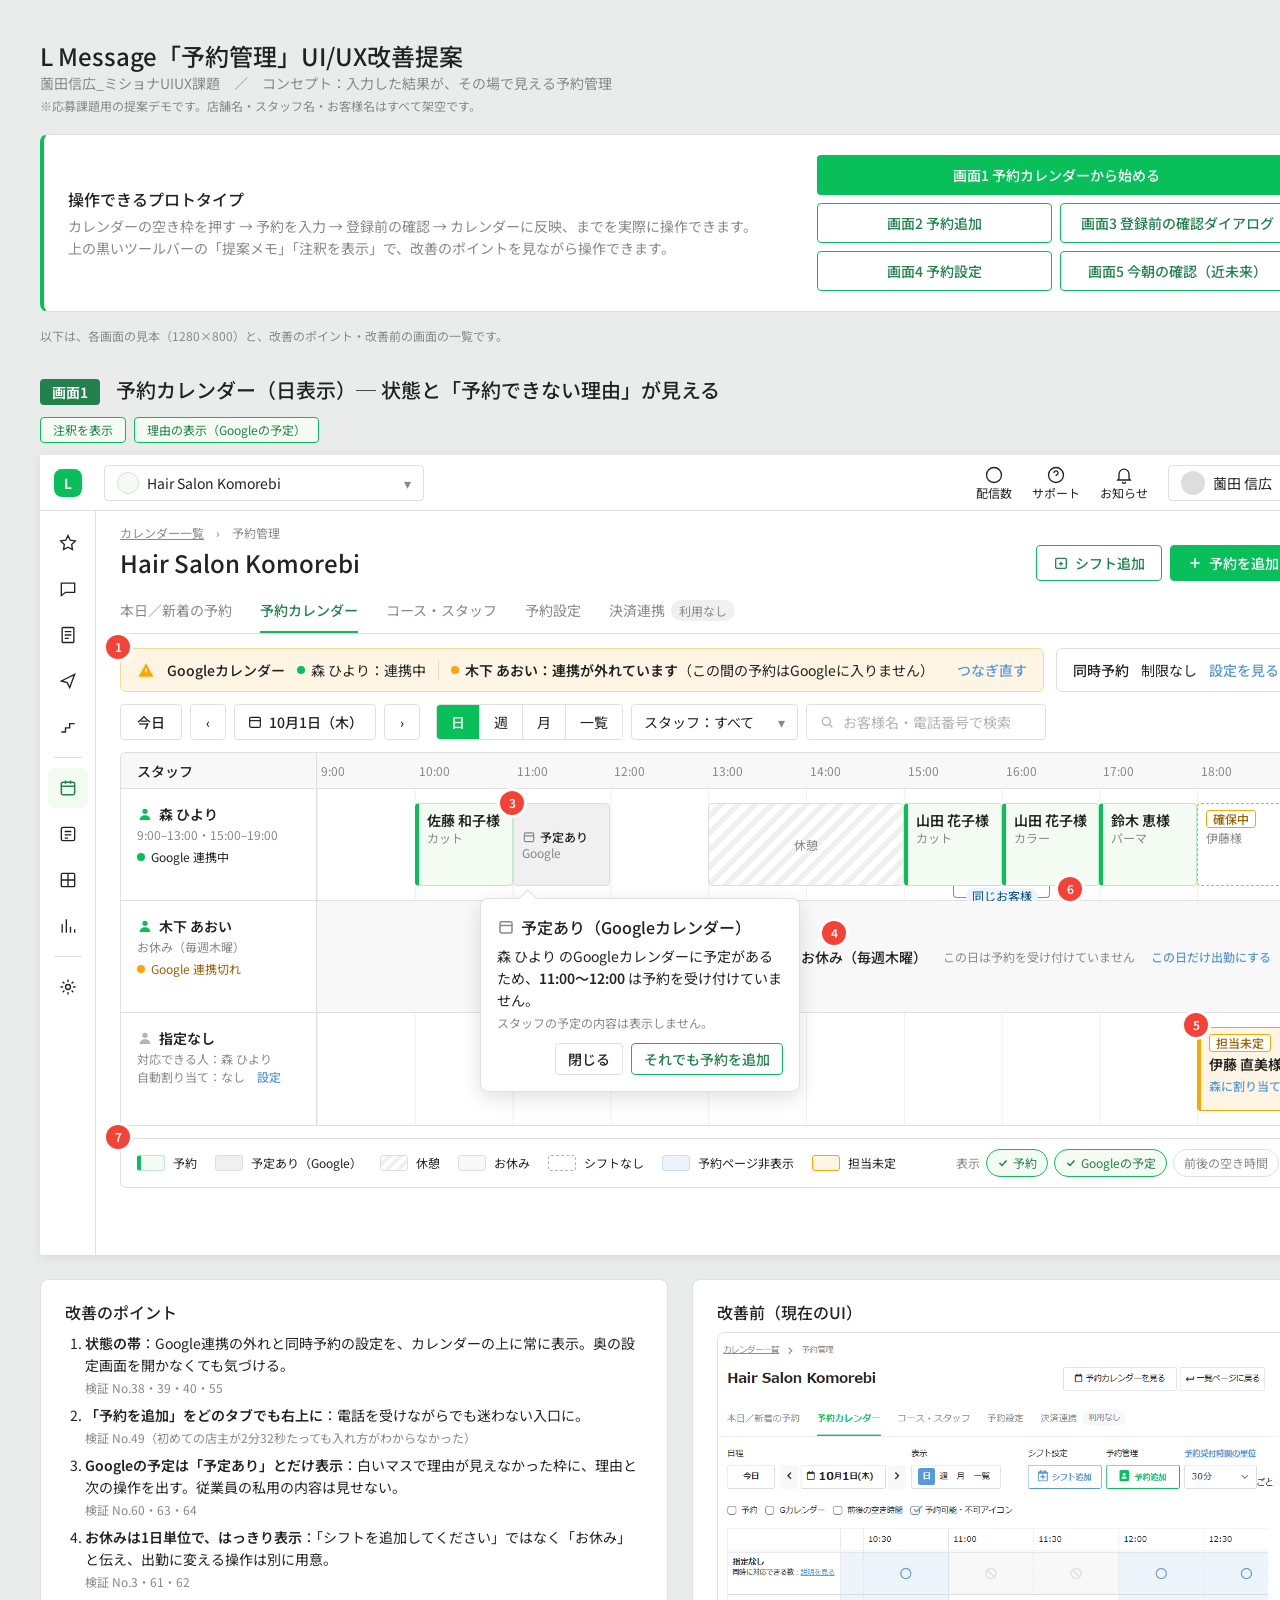
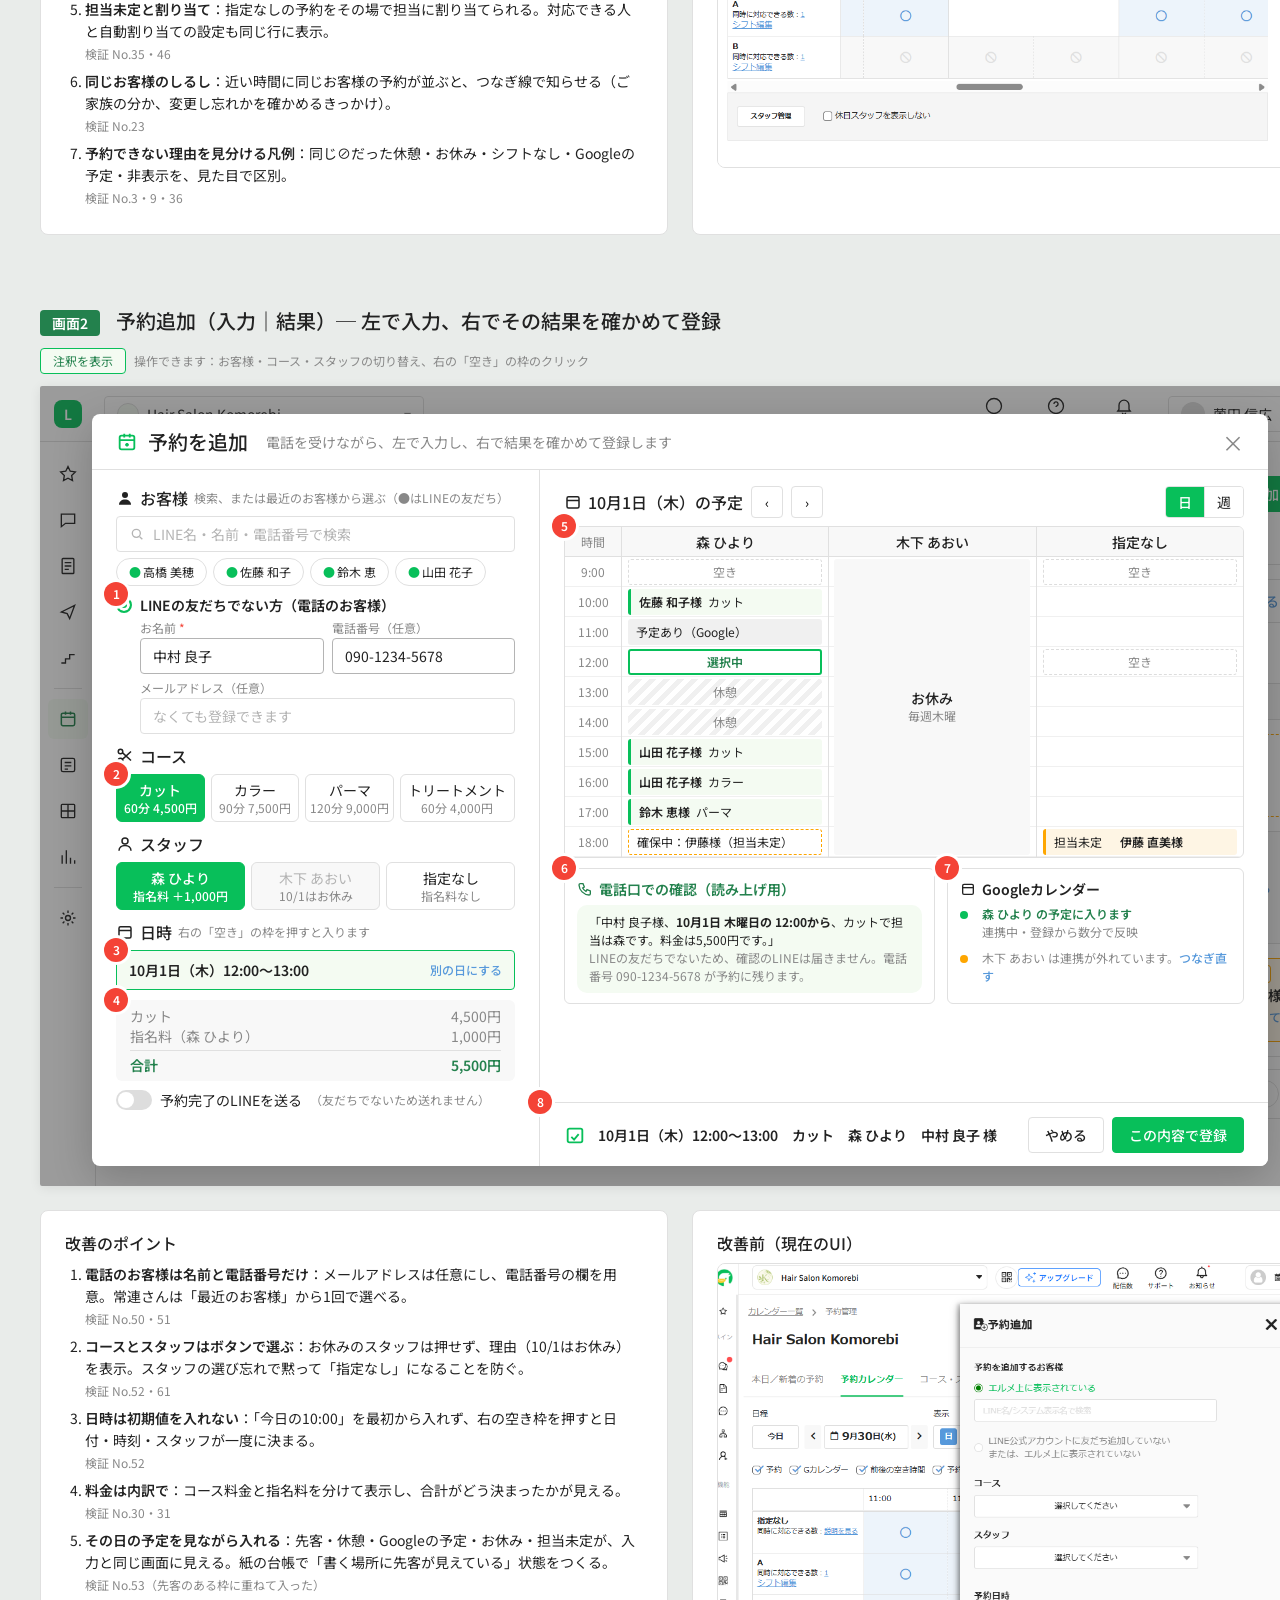
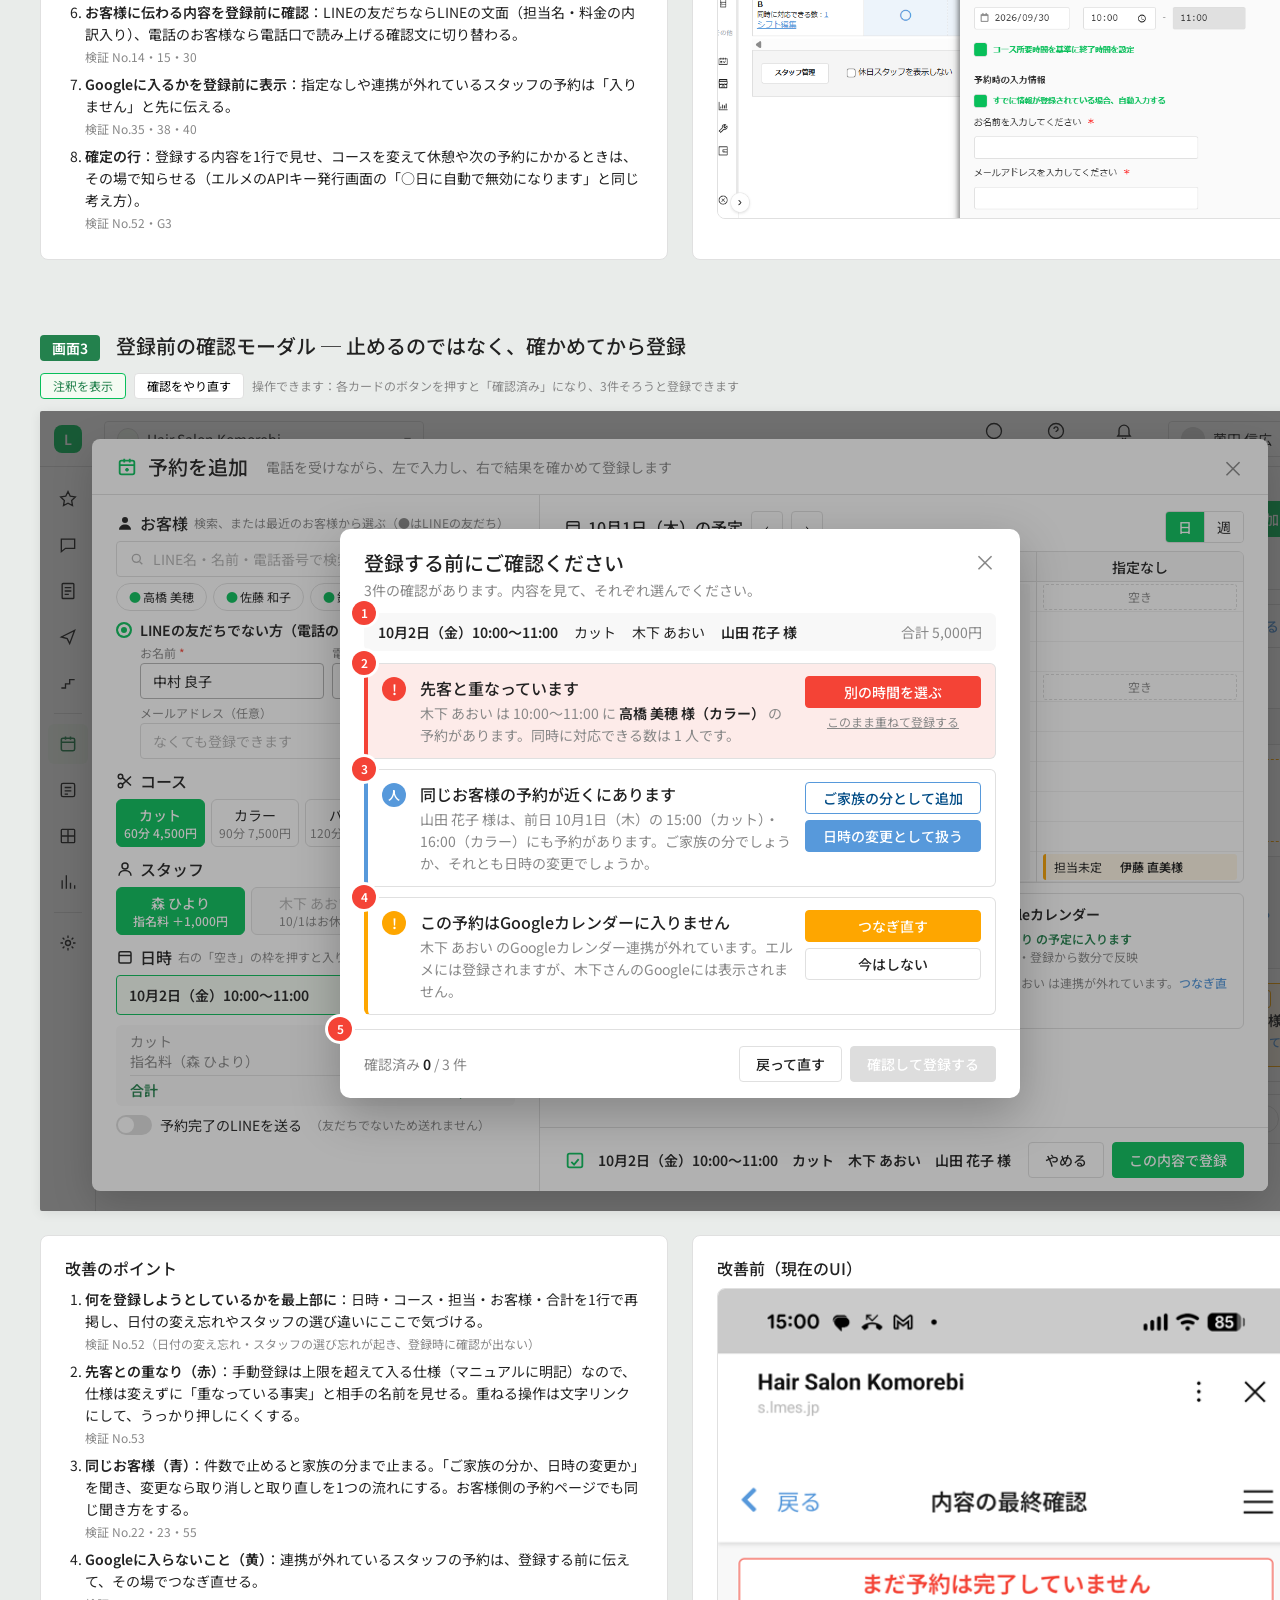
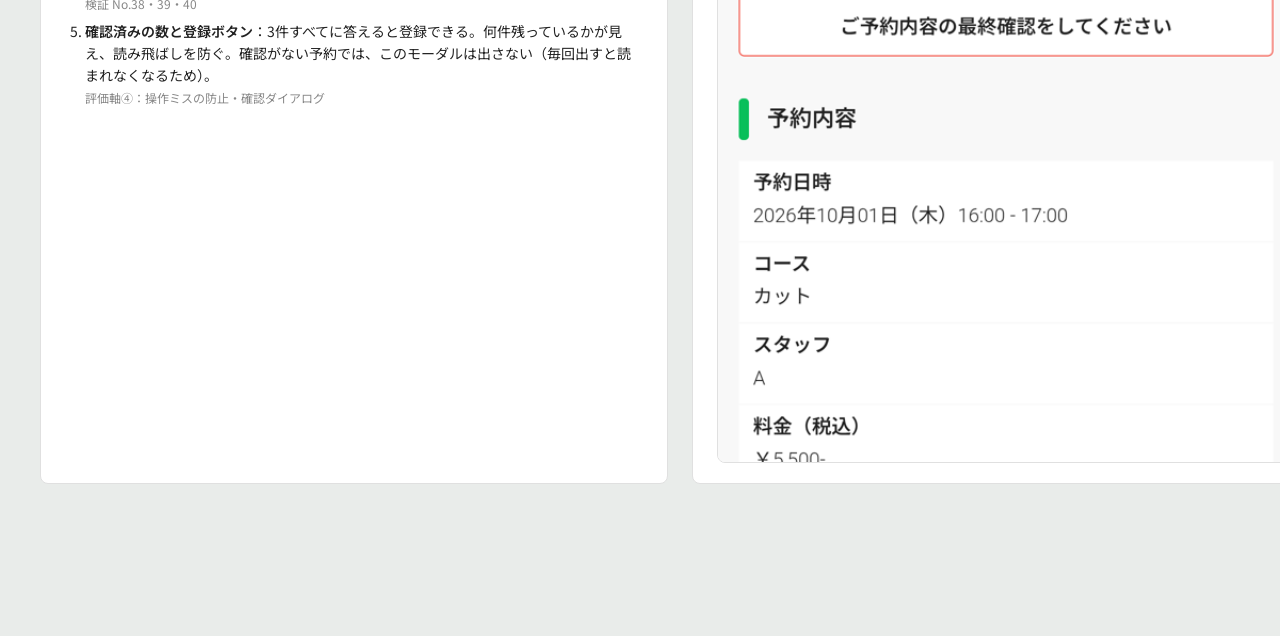
<file: index.html>
<!DOCTYPE html>
<html lang="ja">
<head>
<meta charset="UTF-8">
<meta name="viewport" content="width=1400">
<meta name="robots" content="noindex, nofollow">
<title>薗田信広_ミショナUIUX課題｜L Message 予約管理 改善提案</title>
<link rel="preconnect" href="https://fonts.googleapis.com">
<link rel="preconnect" href="https://fonts.gstatic.com" crossorigin>
<link href="https://fonts.googleapis.com/css2?family=Noto+Sans+JP:wght@400;500;600&display=swap" rel="stylesheet">
<style>
/* ===== L Message デザインガイドのトークン ===== */
:root{
  --main:#08bf5a; --main-weak:#f4fbf2; --main-strong:#23814d;
  --text:#222222; --white:#ffffff; --border:#e0e0e0;
  --gray:#888888; --gray-2:#dddddd; --gray-3:#f8f8f8; --gray-4:#b4b4b4; --gray-5:#f0f0f0;
  --link:#5799DB; --link-weak:#edf4fb; --link-strong:#004b85;
  --error:#f44336; --error-weak:#fdebe9; --error-strong:#a10000;
  --warn:#fea600; --warn-weak:#fef5e4;
}
*{box-sizing:border-box;margin:0;padding:0}
body{font-family:"Noto Sans JP",sans-serif;color:var(--text);background:#e9ecea;font-size:14px;line-height:22px}
button{font-family:inherit;cursor:pointer}

/* 文字の階層（ガイド準拠） */
.t-title{font-size:24px;font-weight:500;line-height:32px}
.t-screen{font-size:20px;font-weight:500;line-height:28px}
.t-head{font-size:16px;font-weight:500;line-height:24px}
.t-body{font-size:14px;font-weight:400;line-height:22px}
.t-strong{font-size:14px;font-weight:600;line-height:22px}
.t-sub{font-size:14px;font-weight:400;line-height:22px;color:var(--gray)}
.t-opt{font-size:12px;font-weight:400;line-height:16px}

/* ===== 提出ページの外側（アートボードの説明） ===== */
.doc{width:1360px;margin:0 auto;padding:40px 40px 80px}
.doc-head{margin-bottom:32px}
.doc-head p{color:var(--gray)}
.screen-block{margin-bottom:72px}
.screen-label{display:flex;align-items:baseline;gap:16px;margin-bottom:12px}
.screen-label .no{background:var(--main-strong);color:#fff;font-size:14px;font-weight:600;padding:2px 12px;border-radius:4px}
.screen-tools{display:flex;gap:8px;margin-bottom:12px}
.btn-tool{border:1px solid var(--border);background:#fff;border-radius:4px;padding:4px 12px;font-size:12px;line-height:16px}
.btn-tool[aria-pressed="true"]{border-color:var(--main);color:var(--main-strong);background:var(--main-weak)}

.notes{display:grid;grid-template-columns:1fr 1fr;gap:24px;margin-top:24px}
.card-doc{background:#fff;border:1px solid var(--border);border-radius:8px;padding:20px 24px}
.card-doc h3{margin-bottom:8px}
.card-doc ol{padding-left:20px}
.card-doc li{margin-bottom:6px}
.card-doc .ref{color:var(--gray);font-size:12px;line-height:16px}
.before-box{border:1px dashed var(--gray-4);border-radius:8px;min-height:220px;display:flex;align-items:center;justify-content:center;background:var(--gray-3);overflow:hidden}
.before-box:has(img){display:block;border-style:solid;border-color:var(--border);background:#fff;min-height:0}
.before-box:has(img) .ph{display:none}
.before-box img{width:100%;display:block}
.before-box .ph{color:var(--gray);font-size:12px;line-height:16px;text-align:center;padding:16px}

/* ===== アートボード 1280×800 ===== */
.artboard{width:1280px;height:800px;background:#fff;position:relative;overflow:hidden;box-shadow:0 2px 12px rgba(0,0,0,.08);border-radius:2px}

/* ヘッダー */
.app-header{height:56px;border-bottom:1px solid var(--border);display:flex;align-items:center;padding:0 20px 0 0}
.logo{width:56px;display:flex;justify-content:center}
.logo span{width:28px;height:28px;border-radius:8px;background:var(--main);color:#fff;font-weight:600;display:flex;align-items:center;justify-content:center;font-size:14px}
.store-select{display:flex;align-items:center;gap:8px;border:1px solid var(--border);border-radius:4px;height:36px;padding:0 12px;width:320px;margin-left:8px}
.store-select .ico{width:22px;height:22px;border-radius:50%;background:var(--main-weak);border:1px solid var(--gray-2)}
.store-select .caret{margin-left:auto;color:var(--gray)}
.header-right{margin-left:auto;display:flex;align-items:center;gap:20px}
.hicon{display:flex;flex-direction:column;align-items:center;color:var(--text)}
.hicon svg{width:20px;height:20px}
.user{display:flex;align-items:center;gap:8px;border:1px solid var(--border);border-radius:4px;height:36px;padding:0 12px}
.avatar{width:24px;height:24px;border-radius:50%;background:var(--gray-2)}

/* 左のメニュー（細いアイコン列） */
.rail{position:absolute;top:56px;left:0;bottom:0;width:56px;border-right:1px solid var(--border);display:flex;flex-direction:column;align-items:center;padding-top:12px;gap:6px}
.rail a{width:40px;height:40px;border-radius:6px;display:flex;align-items:center;justify-content:center;color:var(--text)}
.rail a.active{background:var(--main-weak);color:var(--main-strong)}
.rail svg{width:20px;height:20px}
.rail .sep{width:28px;height:1px;background:var(--border);margin:4px 0}

/* メイン */
.main{position:absolute;top:56px;left:56px;right:0;bottom:0;padding:14px 24px 0}
.crumb{color:var(--gray)}
.crumb a{color:var(--gray);text-decoration:underline}
.title-row{display:flex;align-items:center;margin-top:4px}
.title-row .actions{margin-left:auto;display:flex;gap:8px}
.btn{height:36px;border-radius:4px;padding:0 16px;font-size:14px;font-weight:500;display:inline-flex;align-items:center;gap:6px;border:1px solid var(--border);background:#fff;color:var(--text)}
.btn-primary{background:var(--main);border-color:var(--main);color:#fff}
.btn-primary:hover{background:var(--main-strong)}
.btn-outline{border-color:var(--main);color:var(--main-strong)}
.btn svg{width:16px;height:16px}

.tabs{display:flex;gap:28px;border-bottom:1px solid var(--border);margin-top:8px}
.tabs a{padding:10px 0;color:var(--gray);text-decoration:none}
.tabs a.active{color:var(--main-strong);font-weight:500;border-bottom:2px solid var(--main)}
.tabs .pill{font-size:12px;line-height:16px;background:var(--gray-5);color:var(--gray);padding:2px 8px;border-radius:10px;margin-left:6px}

/* 状態の帯 */
.status-row{display:flex;gap:12px;margin-top:14px}
.status{display:flex;align-items:center;gap:12px;border-radius:6px;padding:0 16px;height:44px;border:1px solid var(--border);background:#fff}
.status.warn{background:var(--warn-weak);border-color:#f6d9a0;flex:1}
.status .lbl{font-weight:500}
.dot{width:8px;height:8px;border-radius:50%;display:inline-block;margin-right:6px}
.dot.ok{background:var(--main)}
.dot.ng{background:var(--warn)}
.status .item{display:flex;align-items:center}
.status .div{width:1px;height:20px;background:var(--gray-2)}
.link{color:var(--link);text-decoration:none;font-weight:500}
.link:hover{color:var(--link-strong);text-decoration:underline}
.warn-ico{color:var(--warn);width:18px;height:18px}

/* 操作の行 */
.toolbar{display:flex;align-items:center;gap:8px;margin-top:12px;white-space:nowrap}
.toolbar>*{flex-shrink:0}
.seg{display:flex;border:1px solid var(--border);border-radius:4px;overflow:hidden;height:36px}
.seg button{border:0;background:#fff;padding:0 14px;font-size:14px;color:var(--text)}
.seg button+button{border-left:1px solid var(--border)}
.seg button.on{background:var(--main);color:#fff;font-weight:500}
.datebox{display:flex;align-items:center;gap:6px;height:36px;border:1px solid var(--border);border-radius:4px;padding:0 12px;font-weight:500}
.iconbtn{width:36px;height:36px;border:1px solid var(--border);border-radius:4px;background:#fff;display:flex;align-items:center;justify-content:center}
.select{height:36px;border:1px solid var(--border);border-radius:4px;padding:0 12px;display:flex;align-items:center;gap:24px;background:#fff}
.search{height:36px;border:1px solid var(--border);border-radius:4px;padding:0 12px;display:flex;align-items:center;gap:8px;width:240px;color:var(--gray-4)}
.toggles{margin-left:auto;display:flex;align-items:center;gap:6px}
.chip{white-space:nowrap;height:28px;border-radius:14px;padding:0 10px;display:flex;align-items:center;gap:4px;border:1px solid var(--border);font-size:12px;line-height:16px;background:#fff;color:var(--gray)}
.chip.on{border-color:var(--main);color:var(--main-strong);background:var(--main-weak)}
.chip svg{width:12px;height:12px}

/* タイムライン */
.tl{margin-top:12px;border:1px solid var(--border);border-radius:6px;overflow:hidden}
.tl-head,.tl-row{display:grid;grid-template-columns:196px 1fr}
.tl-head{height:36px;background:var(--gray-3);border-bottom:1px solid var(--border)}
.tl-head .staff-h{padding:7px 16px;font-weight:500;border-right:1px solid var(--border)}
.hours{position:relative}
.hours span{position:absolute;top:7px;font-size:12px;line-height:22px;color:var(--gray);transform:translateX(4px)}
.tl-row{height:112px;border-bottom:1px solid var(--border)}
.tl-row:last-child{border-bottom:0}
.staff{padding:14px 16px;border-right:1px solid var(--border);display:flex;flex-direction:column;gap:2px}
.staff .name{white-space:nowrap;display:flex;align-items:center;gap:6px;font-weight:600}
.staff .meta{font-size:12px;line-height:16px;color:var(--gray)}
.staff .g{font-size:12px;line-height:16px;display:flex;align-items:center;margin-top:4px}
.staff .g.ng{color:#9a6400}
.lane{position:relative;background-image:linear-gradient(to right,var(--gray-5) 1px,transparent 1px);background-size:10% 100%}
.lane .half{position:absolute;top:0;bottom:0;width:0;border-left:1px dashed var(--gray-5)}

.blk{position:absolute;top:14px;bottom:14px;border-radius:4px;padding:6px 8px;overflow:hidden;font-size:12px;line-height:16px;cursor:pointer}
.blk .nm{font-size:14px;font-weight:600;line-height:20px;white-space:nowrap}
.blk .cs{color:var(--gray);white-space:nowrap}
.blk.rsv{background:var(--main-weak);border:1px solid #bfe8cd;border-left:4px solid var(--main)}
.blk.rsv:hover{border-color:var(--main)}
.blk.gcal{background:var(--gray-5);border:1px solid var(--gray-2);display:flex;flex-direction:column;justify-content:center;align-items:flex-start;color:var(--text)}
.blk.gcal .gtag{display:inline-flex;align-items:center;gap:4px;font-weight:500}
.blk.break{background:repeating-linear-gradient(135deg,#fff 0 6px,var(--gray-5) 6px 12px);border:1px solid var(--gray-2);display:flex;align-items:center;justify-content:center;color:var(--gray)}
.blk.noshift{background:#fff;border:1px dashed var(--gray-4);display:flex;align-items:center;justify-content:center;color:var(--gray)}
.blk.off{left:0;right:0;top:0;bottom:0;border-radius:0;background:var(--gray-3);display:flex;align-items:center;justify-content:flex-end;padding-right:24px;gap:16px;color:var(--gray);cursor:default}
.blk.off .t{font-size:14px;font-weight:500;color:var(--text)}
.blk.pending{background:var(--warn-weak);border:1px solid var(--warn);border-left:4px solid var(--warn)}
.badge{display:inline-flex;align-items:center;gap:4px;font-size:12px;line-height:16px;font-weight:500;padding:0 6px;border-radius:3px}
.badge.warn{background:#fff;color:#9a6400;border:1px solid var(--warn)}
.blk.hold{background:#fff;border:1px dashed var(--warn)}
.blk.pending .assign{white-space:nowrap;display:block;margin-top:4px;color:var(--link);font-weight:500}
.free{position:absolute;top:14px;bottom:14px;border-radius:4px;display:flex;align-items:center;justify-content:center;color:var(--main-strong);font-size:12px;line-height:16px;opacity:0;border:1px dashed var(--main);background:var(--main-weak);cursor:pointer;transition:opacity .15s}
.free:hover{opacity:1}
.free.demo{opacity:1}
.same{position:absolute;bottom:2px;height:12px;border:1px solid var(--link);border-top:0;border-radius:0 0 4px 4px}
.same span{position:absolute;left:50%;transform:translate(-50%,2px);background:var(--link-weak);color:var(--link-strong);font-size:12px;line-height:16px;padding:0 6px;border-radius:8px;white-space:nowrap}

/* 理由のポップオーバー */
.pop{position:absolute;width:320px;background:#fff;border:1px solid var(--border);border-radius:8px;box-shadow:0 6px 20px rgba(0,0,0,.12);padding:16px;z-index:5}
.pop::before{content:"";position:absolute;top:-7px;left:40px;width:12px;height:12px;background:#fff;border-left:1px solid var(--border);border-top:1px solid var(--border);transform:rotate(45deg)}
.pop h4{font-size:16px;font-weight:500;line-height:24px;display:flex;align-items:center;gap:6px}
.pop p{margin-top:6px}
.pop .note{margin-top:4px;font-size:12px;line-height:16px;color:var(--gray)}
.pop .row{display:flex;gap:8px;justify-content:flex-end;margin-top:12px}
.pop .btn{height:32px;padding:0 12px;font-size:14px}
.pop[hidden]{display:none}

/* 凡例 */
.legend{display:flex;align-items:center;gap:18px;white-space:nowrap;margin-top:12px;padding:10px 16px;border:1px solid var(--border);border-radius:6px;background:#fff}
.legend .lg{display:flex;align-items:center;gap:8px;font-size:12px;line-height:16px}
.sw{width:28px;height:16px;border-radius:3px}
.sw.rsv{background:var(--main-weak);border:1px solid #bfe8cd;border-left:4px solid var(--main)}
.sw.gcal{background:var(--gray-5);border:1px solid var(--gray-2)}
.sw.break{background:repeating-linear-gradient(135deg,#fff 0 4px,var(--gray-5) 4px 8px);border:1px solid var(--gray-2)}
.sw.off{background:var(--gray-3);border:1px solid var(--gray-2)}
.sw.noshift{background:#fff;border:1px dashed var(--gray-4)}
.sw.pending{background:var(--warn-weak);border:1px solid var(--warn)}
.sw.hidden{background:var(--link-weak);border:1px solid #c9dcf2}
.legend .toggles{margin-left:auto}


/* ===== 画面2：予約追加（入力｜結果） ===== */
.bg-clone{position:absolute;inset:0;pointer-events:none}
.dim{position:absolute;inset:0;background:rgba(34,34,34,.45);z-index:3}
.modal{position:absolute;top:28px;left:52px;width:1176px;height:752px;background:#fff;border-radius:8px;z-index:4;display:flex;flex-direction:column;box-shadow:0 12px 40px rgba(0,0,0,.2);overflow:hidden}
.modal-head{height:56px;display:flex;align-items:center;gap:10px;padding:0 24px;border-bottom:1px solid var(--border);flex-shrink:0}
.modal-head .sub{color:var(--gray);margin-left:8px}
.modal-head .x{margin-left:auto;border:0;background:none;font-size:22px;color:var(--gray)}
.modal-body{flex:1;display:grid;grid-template-columns:448px 1fr;min-height:0}
.col-in{padding:16px 24px;border-right:1px solid var(--border);overflow:hidden}
.col-out{padding:16px 24px 0;display:flex;flex-direction:column;min-height:0}
.sec{margin-bottom:10px}
.sec-h{display:flex;align-items:center;gap:6px;font-size:16px;font-weight:500;line-height:24px;margin-bottom:6px}
.sec-h svg{width:18px;height:18px;color:var(--text)}
.sec-h .req{font-size:12px;line-height:16px;color:var(--gray);font-weight:400}
.inp{height:36px;border:1px solid var(--border);border-radius:4px;padding:0 12px;display:flex;align-items:center;gap:8px;color:var(--text);background:#fff;font-size:14px}
.inp.ph{color:var(--gray-4)}
.inp.fill{border-color:var(--gray-4)}
.chips{display:flex;gap:6px;margin-top:6px;flex-wrap:nowrap;white-space:nowrap}
.cchip{height:28px;flex-shrink:0;border:1px solid var(--border);border-radius:14px;padding:0 12px;background:#fff;font-size:12px;line-height:16px;color:var(--text)}
.cchip.on{border-color:var(--main);background:var(--main-weak);color:var(--main-strong);font-weight:500}
.cchip .fr{color:var(--main);margin-right:2px}
.radio{display:flex;align-items:center;gap:8px;margin-top:8px;cursor:pointer}
.radio .rd{width:16px;height:16px;border-radius:50%;border:2px solid var(--gray-4);display:inline-block}
.radio.on .rd{border-color:var(--main);box-shadow:inset 0 0 0 3px #fff;background:var(--main)}
.nf{display:grid;grid-template-columns:1fr 1fr;gap:6px 8px;margin-top:4px;padding-left:24px}
.nf label{font-size:12px;line-height:16px;color:var(--gray);display:block;margin-bottom:2px}
.nf .full{grid-column:1/3}
.opt-grid{display:grid;grid-template-columns:1fr 1fr 1fr 1.3fr;gap:6px}
.opt-grid.s3{grid-template-columns:repeat(3,1fr)}
.opt{white-space:nowrap;border:1px solid var(--border);border-radius:6px;background:#fff;padding:5px 2px;text-align:center;font-size:14px;line-height:20px;color:var(--text)}
.opt small{display:block;font-size:12px;line-height:16px;color:var(--gray)}
.opt.on{background:var(--main);border-color:var(--main);color:#fff;font-weight:500}
.opt.on small{color:#fff}
.opt:disabled{background:var(--gray-3);color:var(--gray-4);cursor:not-allowed}
.opt:disabled small{color:var(--gray)}
.dt{height:40px;border:1px solid var(--main);background:var(--main-weak);border-radius:4px;padding:0 12px;display:flex;align-items:center;gap:8px;font-weight:600}
.dt .chg{margin-left:auto;font-weight:500;font-size:12px}
.dt.empty{border-color:var(--border);background:#fff;color:var(--gray-4);font-weight:400}
.price{background:var(--gray-3);border-radius:6px;padding:6px 14px;line-height:20px}
.price .r{display:flex;justify-content:space-between;color:var(--gray)}
.price .tot{display:flex;justify-content:space-between;border-top:1px solid var(--border);margin-top:4px;padding-top:4px;font-weight:600;color:var(--main-strong)}
.sw-row{display:flex;align-items:center;gap:8px;margin-top:4px;white-space:nowrap}
.tg{width:36px;height:20px;border-radius:10px;background:var(--main);position:relative}
.tg::after{content:"";position:absolute;top:2px;left:18px;width:16px;height:16px;border-radius:50%;background:#fff}
.tg.off{background:var(--gray-2)}
.tg.off::after{left:2px}
.sw-row .t-opt{color:var(--gray)}

.out-head{display:flex;align-items:center;gap:8px;margin-bottom:8px}
.out-head .sec-h{margin:0}
.out-head .seg{margin-left:auto;height:32px}
.out-head .seg button{padding:0 12px}
.vgrid{border:1px solid var(--border);border-radius:6px;overflow:hidden}
.vg-h,.vg-r{display:grid;grid-template-columns:56px 1fr 1fr 1fr}
.vg-h{height:30px;background:var(--gray-3);border-bottom:1px solid var(--border);font-weight:500}
.vg-h div{display:flex;align-items:center;justify-content:center;border-left:1px solid var(--border)}
.vg-h div:first-child{border-left:0;font-size:12px;color:var(--gray);font-weight:400}
.vg-body{position:relative}
.vg-r{height:30px;border-bottom:1px solid var(--gray-5)}
.vg-r:last-child{border-bottom:0}
.vg-r .tm{font-size:12px;line-height:30px;color:var(--gray);text-align:center}
.vg-r .c{border-left:1px solid var(--border);padding:2px 6px}
.cell{height:100%;border-radius:3px;font-size:12px;line-height:14px;display:flex;align-items:center;gap:6px;padding:0 8px;white-space:nowrap;overflow:hidden}
.cell b{font-weight:600}
.cell.rsv{background:var(--main-weak);border-left:3px solid var(--main)}
.cell.vfree{border:1px dashed var(--gray-2);color:var(--gray);justify-content:center;cursor:pointer}
.cell.vfree:hover{border-color:var(--main);color:var(--main-strong);background:var(--main-weak)}
.cell.sel{border:2px solid var(--main);background:#fff;color:var(--main-strong);font-weight:600;justify-content:center}
.cell.gcal{background:var(--gray-5);color:var(--text)}
.cell.brk{background:repeating-linear-gradient(135deg,#fff 0 5px,var(--gray-5) 5px 10px);color:var(--gray);justify-content:center}
.cell.hold{border:1px dashed var(--warn);background:#fff}
.cell.pend{background:var(--warn-weak);border-left:3px solid var(--warn)}
.cell.none{}
.offcol{position:absolute;top:2px;bottom:2px;background:var(--gray-3);border-radius:3px;display:flex;flex-direction:column;align-items:center;justify-content:center;color:var(--gray);font-size:12px;line-height:16px;gap:2px}
.offcol b{color:var(--text);font-size:14px;font-weight:500}
.cards{display:grid;grid-template-columns:1.25fr 1fr;gap:12px;margin-top:10px}
.pcard{border:1px solid var(--border);border-radius:6px;padding:10px 12px;font-size:12px;line-height:18px}
.pcard h5{font-size:14px;font-weight:600;line-height:20px;display:flex;align-items:center;gap:6px;margin-bottom:6px}
.pcard.line h5{color:var(--main-strong)}
.bubble{background:var(--main-weak);border-radius:10px;padding:8px 12px;color:var(--text)}
.bubble .k{color:var(--gray)}
.gline{display:flex;align-items:flex-start;gap:8px}
.gline + .gline{margin-top:8px}
.gstat{font-weight:600}
.gstat.ok{color:var(--main-strong)}
.gstat.no{color:#9a6400}
.confirm{margin-top:auto;height:64px;border-top:1px solid var(--border);display:flex;align-items:center;gap:12px;margin-left:-24px;margin-right:-24px;padding:0 24px;background:#fff}
.confirm .sum{font-weight:600;white-space:nowrap}
.confirm .sum span{font-weight:400;color:var(--gray);margin-left:4px}
.confirm .warnline{display:flex;align-items:center;gap:6px;color:#9a6400;font-size:12px;line-height:16px;background:var(--warn-weak);border-radius:4px;padding:4px 8px}
.confirm .warnline[hidden]{display:none}
.confirm .act{margin-left:auto;display:flex;gap:8px;white-space:nowrap;flex-shrink:0}
.btn[disabled]{background:var(--gray-2);border-color:var(--gray-2);color:#fff;cursor:not-allowed}


/* ===== 画面3：登録前の確認モーダル ===== */
.dim2{position:absolute;inset:0;background:rgba(34,34,34,.35);z-index:5}
.cmodal{position:absolute;top:118px;left:300px;width:680px;background:#fff;border-radius:10px;z-index:6;box-shadow:0 16px 48px rgba(0,0,0,.25);overflow:hidden}
.cm-head{display:flex;align-items:flex-start;gap:12px;padding:20px 24px 12px}
.cm-head .x{margin-left:auto;border:0;background:none;font-size:22px;color:var(--gray);line-height:24px}
.cm-sub{color:var(--gray);margin-top:2px}
.cm-target{margin:0 24px 12px;background:var(--gray-3);border-radius:6px;padding:8px 14px;display:flex;gap:16px;align-items:center;flex-wrap:wrap}
.cm-target b{font-weight:600}
.cm-list{padding:0 24px;display:flex;flex-direction:column;gap:10px}
.ck{border:1px solid var(--border);border-left-width:4px;border-radius:6px;padding:12px 14px;display:grid;grid-template-columns:28px 1fr auto;gap:10px;align-items:start;transition:background .15s}
.ck .ic{width:24px;height:24px;border-radius:50%;display:flex;align-items:center;justify-content:center;color:#fff;font-weight:600;font-size:14px;margin-top:1px}
.ck h4{font-size:16px;font-weight:500;line-height:24px}
.ck p{color:var(--gray);margin-top:2px}
.ck .acts{display:flex;flex-direction:column;gap:6px;align-items:stretch;min-width:176px}
.ck .acts .btn{height:32px;justify-content:center;font-size:14px}
.ck .sublink{font-size:12px;line-height:16px;text-align:center;color:var(--gray);text-decoration:underline;background:none;border:0}
.ck.warn{border-left-color:var(--warn)}
.ck.warn .ic{background:var(--warn)}
.ck.info{border-left-color:var(--link)}
.ck.info .ic{background:var(--link)}
.ck.err{border-left-color:var(--error);background:var(--error-weak)}
.ck.err .ic{background:var(--error)}
.btn-warn{background:var(--warn);border-color:var(--warn);color:#fff}
.btn-link{background:var(--link);border-color:var(--link);color:#fff}
.btn-err{background:var(--error);border-color:var(--error);color:#fff}
.btn-line-link{border-color:var(--link);color:var(--link-strong)}
.ck .done{display:none;align-items:center;gap:6px;color:var(--main-strong);font-weight:600;white-space:nowrap}
.ck.resolved{background:var(--main-weak);border-left-color:var(--main)}
.ck.resolved .ic{background:var(--main)}
.ck.resolved .acts .btn,.ck.resolved .acts .sublink{display:none}
.ck.resolved .done{display:flex}
.cm-foot{display:flex;align-items:center;gap:12px;padding:16px 24px;margin-top:14px;border-top:1px solid var(--border)}
.cm-foot .left{color:var(--gray)}
.cm-foot .left b{color:var(--text);font-weight:600}
.cm-foot .act{margin-left:auto;display:flex;gap:8px}

.proto-card{margin-top:20px;background:#fff;border:1px solid var(--border);border-left:4px solid var(--main);border-radius:8px;padding:20px 24px;display:flex;align-items:center;gap:24px}
.proto-card p{margin-top:4px;color:var(--gray)}
.proto-links{margin-left:auto;display:grid;grid-template-columns:1fr 1fr;gap:8px;flex-shrink:0}
.proto-links .btn-go:first-child{grid-column:1/3}
.btn-go{display:inline-flex;align-items:center;justify-content:center;height:40px;padding:0 20px;border-radius:4px;background:var(--main);color:#fff;font-weight:500;text-decoration:none;white-space:nowrap}
.btn-go:hover{background:var(--main-strong)}
.btn-go.sub{background:#fff;color:var(--main-strong);border:1px solid var(--main)}
/* 注釈番号（提出用の説明レイヤー） */
.mk{position:absolute;width:24px;height:24px;border-radius:50%;background:var(--error);color:#fff;font-size:12px;font-weight:600;display:flex;align-items:center;justify-content:center;z-index:10;box-shadow:0 0 0 3px #fff}
.hide-marks .mk{display:none}
</style>
</head>
<body>
<div class="doc">

  <header class="doc-head">
    <h1 class="t-title">L Message「予約管理」UI/UX改善提案</h1>
    <p class="t-body">薗田信広_ミショナUIUX課題　／　コンセプト：入力した結果が、その場で見える予約管理</p>
    <p class="t-opt" style="margin-top:4px">※応募課題用の提案デモです。店舗名・スタッフ名・お客様名はすべて架空です。</p>
    <div class="proto-card">
      <div>
        <h2 class="t-head">操作できるプロトタイプ</h2>
        <p class="t-body">カレンダーの空き枠を押す → 予約を入力 → 登録前の確認 → カレンダーに反映、までを実際に操作できます。<br>上の黒いツールバーの「提案メモ」「注釈を表示」で、改善のポイントを見ながら操作できます。</p>
      </div>
      <div class="proto-links">
        <a class="btn-go" href="calendar.html">画面1 予約カレンダーから始める</a>
        <a class="btn-go sub" href="add.html">画面2 予約追加</a>
        <a class="btn-go sub" href="add.html?demo=confirm">画面3 登録前の確認ダイアログ</a>
        <a class="btn-go sub" href="settings.html">画面4 予約設定</a>
        <a class="btn-go sub" href="today.html">画面5 今朝の確認（近未来）</a>
      </div>
    </div>
    <p class="t-opt" style="margin-top:16px;color:var(--gray)">以下は、各画面の見本（1280×800）と、改善のポイント・改善前の画面の一覧です。</p>
  </header>

  <!-- ================= 画面1 ================= -->
  <section class="screen-block" id="screen1">
    <div class="screen-label">
      <span class="no">画面1</span>
      <h2 class="t-screen">予約カレンダー（日表示）─ 状態と「予約できない理由」が見える</h2>
    </div>
    <div class="screen-tools">
      <button class="btn-tool" id="toggleMarks" aria-pressed="true">注釈を表示</button>
      <button class="btn-tool" id="togglePop" aria-pressed="true">理由の表示（Googleの予定）</button>
    </div>

    <div class="artboard" id="ab1">
      <!-- ヘッダー -->
      <div class="app-header">
        <div class="logo"><span>L</span></div>
        <div class="store-select"><span class="ico"></span><span class="t-body">Hair Salon Komorebi</span><span class="caret">▾</span></div>
        <div class="header-right">
          <div class="hicon" title="配信数"><svg viewBox="0 0 24 24" fill="none" stroke="currentColor" stroke-width="1.6"><circle cx="12" cy="12" r="9"/><path d="M8 12h.01M12 12h.01M16 12h.01"/></svg><span class="t-opt">配信数</span></div>
          <div class="hicon" title="サポート"><svg viewBox="0 0 24 24" fill="none" stroke="currentColor" stroke-width="1.6"><circle cx="12" cy="12" r="9"/><path d="M9.5 9.5a2.5 2.5 0 1 1 3.5 2.3c-.7.3-1 .8-1 1.5M12 17h.01"/></svg><span class="t-opt">サポート</span></div>
          <div class="hicon" title="お知らせ"><svg viewBox="0 0 24 24" fill="none" stroke="currentColor" stroke-width="1.6"><path d="M6 16V11a6 6 0 1 1 12 0v5l1.5 2h-15z"/><path d="M10 20a2 2 0 0 0 4 0"/></svg><span class="t-opt">お知らせ</span></div>
          <div class="user"><span class="avatar"></span><span class="t-body">薗田 信広</span><span style="color:var(--gray)">▾</span></div>
        </div>
      </div>

      <!-- 左メニュー -->
      <nav class="rail" aria-label="メインメニュー">
        <a title="お気に入り"><svg viewBox="0 0 24 24" fill="none" stroke="currentColor" stroke-width="1.6"><path d="M12 3l2.7 5.6 6.1.9-4.4 4.3 1 6.1L12 17l-5.4 2.9 1-6.1-4.4-4.3 6.1-.9z"/></svg></a>
        <a title="1:1チャット"><svg viewBox="0 0 24 24" fill="none" stroke="currentColor" stroke-width="1.6"><path d="M4 5h16v11H9l-5 4z"/></svg></a>
        <a title="テンプレート"><svg viewBox="0 0 24 24" fill="none" stroke="currentColor" stroke-width="1.6"><rect x="5" y="3" width="14" height="18" rx="1"/><path d="M8 8h8M8 12h8M8 16h5"/></svg></a>
        <a title="メッセージ配信"><svg viewBox="0 0 24 24" fill="none" stroke="currentColor" stroke-width="1.6"><path d="M4 12l16-8-6 16-3-6z"/></svg></a>
        <a title="ステップ配信"><svg viewBox="0 0 24 24" fill="none" stroke="currentColor" stroke-width="1.6"><path d="M4 18h5v-5h5V8h6"/></svg></a>
        <span class="sep"></span>
        <a class="active" title="予約管理"><svg viewBox="0 0 24 24" fill="none" stroke="currentColor" stroke-width="1.8"><rect x="4" y="5" width="16" height="15" rx="2"/><path d="M4 10h16M9 3v4M15 3v4"/></svg></a>
        <a title="フォーム"><svg viewBox="0 0 24 24" fill="none" stroke="currentColor" stroke-width="1.6"><rect x="4" y="4" width="16" height="16" rx="2"/><path d="M8 9h8M8 13h8M8 17h4"/></svg></a>
        <a title="リッチメニュー"><svg viewBox="0 0 24 24" fill="none" stroke="currentColor" stroke-width="1.6"><rect x="4" y="4" width="16" height="16" rx="1"/><path d="M4 12h16M12 4v16"/></svg></a>
        <a title="分析"><svg viewBox="0 0 24 24" fill="none" stroke="currentColor" stroke-width="1.6"><path d="M5 20V10M10 20V4M15 20v-7M20 20v-4"/></svg></a>
        <span class="sep"></span>
        <a title="設定"><svg viewBox="0 0 24 24" fill="none" stroke="currentColor" stroke-width="1.6"><circle cx="12" cy="12" r="3"/><path d="M12 3v3M12 18v3M3 12h3M18 12h3M5.6 5.6l2.1 2.1M16.3 16.3l2.1 2.1M5.6 18.4l2.1-2.1M16.3 7.7l2.1-2.1"/></svg></a>
      </nav>

      <!-- メイン -->
      <div class="main">
        <div class="crumb t-opt"><a>カレンダー一覧</a>　›　予約管理</div>
        <div class="title-row">
          <h1 class="t-title">Hair Salon Komorebi</h1>
          <div class="actions">
            <button class="btn btn-outline"><svg viewBox="0 0 24 24" fill="none" stroke="currentColor" stroke-width="2"><rect x="4" y="5" width="16" height="15" rx="2"/><path d="M12 10v6M9 13h6"/></svg>シフト追加</button>
            <button class="btn btn-primary"><svg viewBox="0 0 24 24" fill="none" stroke="currentColor" stroke-width="2.4"><path d="M12 5v14M5 12h14"/></svg>予約を追加</button>
          </div>
        </div>
        <nav class="tabs">
          <a>本日／新着の予約</a>
          <a class="active">予約カレンダー</a>
          <a>コース・スタッフ</a>
          <a>予約設定</a>
          <a>決済連携<span class="pill">利用なし</span></a>
        </nav>

        <!-- 状態の帯 -->
        <div class="status-row">
          <div class="status warn">
            <svg class="warn-ico" viewBox="0 0 24 24" fill="currentColor"><path d="M12 3l10 18H2z"/><path d="M12 10v5M12 17.5v.5" stroke="#fff" stroke-width="2"/></svg>
            <span class="lbl">Googleカレンダー</span>
            <span class="item"><span class="dot ok"></span>森 ひより：連携中</span>
            <span class="div"></span>
            <span class="item"><span class="dot ng"></span><b style="font-weight:600">木下 あおい：連携が外れています</b>（この間の予約はGoogleに入りません）</span>
            <a class="link" href="#" style="margin-left:auto">つなぎ直す</a>
          </div>
          <div class="status">
            <span class="lbl">同時予約</span><span>制限なし</span>
            <a class="link" href="#">設定を見る</a>
          </div>
        </div>

        <!-- 操作の行 -->
        <div class="toolbar">
          <button class="btn" style="height:36px;white-space:nowrap">今日</button>
          <button class="iconbtn" aria-label="前の日">‹</button>
          <div class="datebox"><svg viewBox="0 0 24 24" width="16" height="16" fill="none" stroke="currentColor" stroke-width="1.8"><rect x="4" y="5" width="16" height="15" rx="2"/><path d="M4 10h16"/></svg>10月1日（木）</div>
          <button class="iconbtn" aria-label="次の日">›</button>
          <div class="seg" style="margin-left:8px"><button class="on">日</button><button>週</button><button>月</button><button>一覧</button></div>
          <div class="select">スタッフ：すべて<span style="color:var(--gray)">▾</span></div>
          <div class="search"><svg viewBox="0 0 24 24" width="16" height="16" fill="none" stroke="#b4b4b4" stroke-width="2"><circle cx="11" cy="11" r="6"/><path d="M20 20l-4-4"/></svg>お客様名・電話番号で検索</div>
        </div>

        <!-- タイムライン -->
        <div class="tl">
          <div class="tl-head">
            <div class="staff-h">スタッフ</div>
            <div class="hours" id="hours"></div>
          </div>

          <!-- 森 ひより -->
          <div class="tl-row">
            <div class="staff">
              <div class="name"><svg width="16" height="16" viewBox="0 0 24 24" fill="var(--main)"><circle cx="12" cy="8" r="4"/><path d="M4 21c0-4.4 3.6-7 8-7s8 2.6 8 7z"/></svg>森 ひより</div>
              <div class="meta" style="white-space:nowrap">9:00–13:00・15:00–19:00</div>
              <div class="g"><span class="dot ok"></span>Google 連携中</div>
            </div>
            <div class="lane" id="laneA">
              <div class="blk rsv" style="left:10%;width:10%"><div class="nm">佐藤 和子様</div><div class="cs">カット</div></div>
              <div class="blk gcal" id="gcalBlk" style="left:20%;width:10%"><span class="gtag"><svg width="14" height="14" viewBox="0 0 24 24" fill="none" stroke="#888" stroke-width="2"><rect x="4" y="5" width="16" height="15" rx="2"/><path d="M4 10h16"/></svg>予定あり</span><span class="cs">Google</span></div>
              <div class="free demo" style="left:30%;width:10%">＋ 予約を追加</div>
              <div class="blk break" style="left:40%;width:20%">休憩</div>
              <div class="blk rsv" style="left:60%;width:10%"><div class="nm">山田 花子様</div><div class="cs">カット</div></div>
              <div class="blk rsv" style="left:70%;width:10%"><div class="nm">山田 花子様</div><div class="cs">カラー</div></div>
              <div class="same" style="left:65%;width:10%"><span>同じお客様</span></div>
              <div class="blk rsv" style="left:80%;width:10%"><div class="nm">鈴木 恵様</div><div class="cs">パーマ</div></div>
              <div class="blk hold" style="left:90%;width:10%"><span class="badge warn">確保中</span><div class="cs" style="margin-top:2px">伊藤様</div></div>
            </div>
          </div>

          <!-- 木下 あおい -->
          <div class="tl-row">
            <div class="staff">
              <div class="name"><svg width="16" height="16" viewBox="0 0 24 24" fill="var(--main)"><circle cx="12" cy="8" r="4"/><path d="M4 21c0-4.4 3.6-7 8-7s8 2.6 8 7z"/></svg>木下 あおい</div>
              <div class="meta">お休み（毎週木曜）</div>
              <div class="g ng"><span class="dot ng"></span>Google 連携切れ</div>
            </div>
            <div class="lane">
              <div class="blk off"><span class="t">お休み（毎週木曜）</span><span>この日は予約を受け付けていません</span><a class="link" href="#">この日だけ出勤にする</a></div>
            </div>
          </div>

          <!-- 指定なし -->
          <div class="tl-row">
            <div class="staff">
              <div class="name"><svg width="16" height="16" viewBox="0 0 24 24" fill="#b4b4b4"><circle cx="12" cy="8" r="4"/><path d="M4 21c0-4.4 3.6-7 8-7s8 2.6 8 7z"/></svg>指定なし</div>
              <div class="meta">対応できる人：森 ひより</div>
              <div class="meta">自動割り当て：なし　<a class="link" href="#" style="font-size:12px">設定</a></div>
            </div>
            <div class="lane">
              <div class="blk pending" id="pendBlk" style="left:90%;width:10%">
                <span class="badge warn">担当未定</span>
                <div class="nm" style="margin-top:2px">伊藤 直美様</div>
                <span class="assign">森に割り当てる</span>
              </div>
            </div>
          </div>
        </div>

        <!-- 凡例 -->
        <div class="legend">
          <span class="lg"><span class="sw rsv"></span>予約</span>
          <span class="lg"><span class="sw gcal"></span>予定あり（Google）</span>
          <span class="lg"><span class="sw break"></span>休憩</span>
          <span class="lg"><span class="sw off"></span>お休み</span>
          <span class="lg"><span class="sw noshift"></span>シフトなし</span>
          <span class="lg"><span class="sw hidden"></span>予約ページ非表示</span>
          <span class="lg"><span class="sw pending"></span>担当未定</span>
          <div class="toggles">
            <span class="t-opt" style="color:var(--gray)">表示</span>
            <span class="chip on"><svg viewBox="0 0 24 24" fill="none" stroke="currentColor" stroke-width="3"><path d="M5 12l5 5 9-10"/></svg>予約</span>
            <span class="chip on"><svg viewBox="0 0 24 24" fill="none" stroke="currentColor" stroke-width="3"><path d="M5 12l5 5 9-10"/></svg>Googleの予定</span>
            <span class="chip">前後の空き時間</span>
          </div>
        </div>
      </div>

      <!-- 理由のポップオーバー（Googleの予定） -->
      <div class="pop" id="pop1" style="top:443px;left:440px">
        <h4><svg width="18" height="18" viewBox="0 0 24 24" fill="none" stroke="#888" stroke-width="2"><rect x="4" y="5" width="16" height="15" rx="2"/><path d="M4 10h16"/></svg>予定あり（Googleカレンダー）</h4>
        <p>森 ひより のGoogleカレンダーに予定があるため、<b style="font-weight:600">11:00〜12:00</b> は予約を受け付けていません。</p>
        <p class="note">スタッフの予定の内容は表示しません。</p>
        <div class="row">
          <button class="btn" id="closePop">閉じる</button>
          <button class="btn btn-outline">それでも予約を追加</button>
        </div>
      </div>

      <!-- 注釈番号 -->
      <span class="mk" style="top:180px;left:66px">1</span>
      <span class="mk" style="top:74px;left:1244px">2</span>
      <span class="mk" style="top:336px;left:460px">3</span>
      <span class="mk" style="top:466px;left:782px">4</span>
      <span class="mk" style="top:558px;left:1144px">5</span>
      <span class="mk" style="top:422px;left:1018px">6</span>
      <span class="mk" style="top:670px;left:66px">7</span>
    </div>

    <!-- 説明と改善前 -->
    <div class="notes">
      <div class="card-doc">
        <h3 class="t-head">改善のポイント</h3>
        <ol class="t-body">
          <li><b style="font-weight:600">状態の帯</b>：Google連携の外れと同時予約の設定を、カレンダーの上に常に表示。奥の設定画面を開かなくても気づける。<br><span class="ref">検証 No.38・39・40・55</span></li>
          <li><b style="font-weight:600">「予約を追加」をどのタブでも右上に</b>：電話を受けながらでも迷わない入口に。<br><span class="ref">検証 No.49（初めての店主が2分32秒たっても入れ方がわからなかった）</span></li>
          <li><b style="font-weight:600">Googleの予定は「予定あり」とだけ表示</b>：白いマスで理由が見えなかった枠に、理由と次の操作を出す。従業員の私用の内容は見せない。<br><span class="ref">検証 No.60・63・64</span></li>
          <li><b style="font-weight:600">お休みは1日単位で、はっきり表示</b>：「シフトを追加してください」ではなく「お休み」と伝え、出勤に変える操作は別に用意。<br><span class="ref">検証 No.3・61・62</span></li>
          <li><b style="font-weight:600">担当未定と割り当て</b>：指定なしの予約をその場で担当に割り当てられる。対応できる人と自動割り当ての設定も同じ行に表示。<br><span class="ref">検証 No.35・46</span></li>
          <li><b style="font-weight:600">同じお客様のしるし</b>：近い時間に同じお客様の予約が並ぶと、つなぎ線で知らせる（ご家族の分か、変更し忘れかを確かめるきっかけ）。<br><span class="ref">検証 No.23</span></li>
          <li><b style="font-weight:600">予約できない理由を見分ける凡例</b>：同じ⊘だった休憩・お休み・シフトなし・Googleの予定・非表示を、見た目で区別。<br><span class="ref">検証 No.3・9・36</span></li>
        </ol>
      </div>
      <div class="card-doc">
        <h3 class="t-head">改善前（現在のUI）</h3>
        <div class="before-box" style="margin-top:8px">
          <img src="images/before-screen1.png" alt="改善前の予約カレンダー" onerror="this.remove()">
          <div class="ph">改善前のスクリーンショットを <b>images/before-screen1.png</b> に置くと、ここに表示されます。<br>（例：10/1のカレンダーで、Googleの予定の枠が白いマスになっている画面）</div>
        </div>
      </div>
    </div>
  </section>

  <!-- ================= 画面2 ================= -->
  <section class="screen-block" id="screen2">
    <div class="screen-label">
      <span class="no">画面2</span>
      <h2 class="t-screen">予約追加（入力｜結果）─ 左で入力、右でその結果を確かめて登録</h2>
    </div>
    <div class="screen-tools">
      <button class="btn-tool mk-toggle" data-ab="ab2" aria-pressed="true">注釈を表示</button>
      <span class="t-opt" style="color:var(--gray);align-self:center">操作できます：お客様・コース・スタッフの切り替え、右の「空き」の枠のクリック</span>
    </div>

    <div class="artboard" id="ab2">
      <div class="bg-clone" id="bg2"></div>
      <div class="dim"></div>

      <div class="modal" role="dialog" aria-label="予約を追加">
        <div class="modal-head">
          <svg width="22" height="22" viewBox="0 0 24 24" fill="none" stroke="var(--main)" stroke-width="2"><rect x="4" y="5" width="16" height="15" rx="2"/><path d="M4 10h16M9 3v4M15 3v4M12 13v4M10 15h4"/></svg>
          <h2 class="t-screen">予約を追加</h2>
          <span class="sub t-body">電話を受けながら、左で入力し、右で結果を確かめて登録します</span>
          <button class="x" aria-label="閉じる">×</button>
        </div>

        <div class="modal-body">
          <!-- 左：入力 -->
          <div class="col-in">
            <div class="sec">
              <div class="sec-h"><svg viewBox="0 0 24 24" fill="currentColor"><circle cx="12" cy="8" r="4"/><path d="M4 21c0-4.4 3.6-7 8-7s8 2.6 8 7z"/></svg>お客様 <span class="req">検索、または最近のお客様から選ぶ（●はLINEの友だち）</span></div>
              <div class="inp ph"><svg width="16" height="16" viewBox="0 0 24 24" fill="none" stroke="#b4b4b4" stroke-width="2"><circle cx="11" cy="11" r="6"/><path d="M20 20l-4-4"/></svg>LINE名・名前・電話番号で検索</div>
              <div class="chips" id="recent">
                                <button class="cchip" data-name="高橋 美穂"><span class="fr">●</span>高橋 美穂</button>
                <button class="cchip" data-name="佐藤 和子"><span class="fr">●</span>佐藤 和子</button>
                <button class="cchip" data-name="鈴木 恵"><span class="fr">●</span>鈴木 恵</button>
                <button class="cchip" data-name="山田 花子"><span class="fr">●</span>山田 花子</button>
              </div>
              <div class="radio on" id="nfRadio"><span class="rd"></span><span class="t-strong">LINEの友だちでない方（電話のお客様）</span></div>
              <div class="nf" id="nfFields">
                <div><label>お名前 <span style="color:var(--error)">*</span></label><div class="inp fill">中村 良子</div></div>
                <div><label>電話番号（任意）</label><div class="inp fill">090-1234-5678</div></div>
                <div class="full"><label>メールアドレス（任意）</label><div class="inp ph">なくても登録できます</div></div>
              </div>
            </div>

            <div class="sec">
              <div class="sec-h"><svg viewBox="0 0 24 24" fill="none" stroke="currentColor" stroke-width="2"><circle cx="6" cy="6" r="3"/><circle cx="6" cy="18" r="3"/><path d="M8.5 7.5L20 18M8.5 16.5L20 6"/></svg>コース</div>
              <div class="opt-grid" id="courses">
                <button class="opt on" data-c="カット" data-min="60" data-p="4500">カット<small>60分 4,500円</small></button>
                <button class="opt" data-c="カラー" data-min="90" data-p="7500">カラー<small>90分 7,500円</small></button>
                <button class="opt" data-c="パーマ" data-min="120" data-p="9000">パーマ<small>120分 9,000円</small></button>
                <button class="opt" data-c="トリートメント" data-min="60" data-p="4000">トリートメント<small>60分 4,000円</small></button>
              </div>
            </div>

            <div class="sec">
              <div class="sec-h"><svg viewBox="0 0 24 24" fill="none" stroke="currentColor" stroke-width="2"><circle cx="12" cy="8" r="4"/><path d="M4 21c0-4.4 3.6-7 8-7s8 2.6 8 7"/></svg>スタッフ</div>
              <div class="opt-grid s3" id="staffs">
                <button class="opt on" data-s="森 ひより" data-p="1000">森 ひより<small>指名料 ＋1,000円</small></button>
                <button class="opt" disabled>木下 あおい<small>10/1はお休み</small></button>
                <button class="opt" data-s="指定なし" data-p="0">指定なし<small>指名料なし</small></button>
              </div>
            </div>

            <div class="sec">
              <div class="sec-h"><svg viewBox="0 0 24 24" fill="none" stroke="currentColor" stroke-width="2"><rect x="4" y="5" width="16" height="15" rx="2"/><path d="M4 10h16"/></svg>日時 <span class="req">右の「空き」の枠を押すと入ります</span></div>
              <div class="dt" id="dtBox"><span id="dtText">10月1日（木）12:00〜13:00</span><a class="link chg" href="#">別の日にする</a></div>
            </div>

            <div class="sec" style="margin-bottom:8px">
              <div class="price">
                <div class="r"><span id="pcName">カット</span><span id="pcVal">4,500円</span></div>
                <div class="r"><span id="psName">指名料（森 ひより）</span><span id="psVal">1,000円</span></div>
                <div class="tot"><span>合計</span><span id="ptVal">5,500円</span></div>
              </div>
            </div>
            <div class="sw-row"><span class="tg off" id="msgTg"></span><span class="t-body">予約完了のLINEを送る</span><span class="t-opt" id="msgNote">（友だちでないため送れません）</span></div>
          </div>

          <!-- 右：結果 -->
          <div class="col-out">
            <div class="out-head">
              <div class="sec-h"><svg viewBox="0 0 24 24" fill="none" stroke="currentColor" stroke-width="2"><rect x="4" y="5" width="16" height="15" rx="2"/><path d="M4 10h16"/></svg>10月1日（木）の予定</div>
              <button class="iconbtn" style="width:32px;height:32px" aria-label="前の日">‹</button>
              <button class="iconbtn" style="width:32px;height:32px" aria-label="次の日">›</button>
              <div class="seg"><button class="on">日</button><button>週</button></div>
            </div>

            <div class="vgrid">
              <div class="vg-h"><div>時間</div><div>森 ひより</div><div>木下 あおい</div><div>指定なし</div></div>
              <div class="vg-body" id="vgBody"></div>
            </div>

            <div class="cards">
              <div class="pcard line" id="notice">
                <h5 id="noticeH"><svg width="16" height="16" viewBox="0 0 24 24" fill="none" stroke="currentColor" stroke-width="2"><path d="M5 4h4l2 5-2.5 1.5a11 11 0 0 0 5 5L15 13l5 2v4a2 2 0 0 1-2 2A16 16 0 0 1 3 6a2 2 0 0 1 2-2"/></svg>電話口での確認（読み上げ用）</h5>
                <div class="bubble" id="noticeBody"></div>
              </div>
              <div class="pcard">
                <h5><svg width="16" height="16" viewBox="0 0 24 24" fill="none" stroke="currentColor" stroke-width="2"><rect x="4" y="5" width="16" height="15" rx="2"/><path d="M4 10h16"/></svg>Googleカレンダー</h5>
                <div class="gline"><span class="dot ok" id="gDot" style="margin-top:6px"></span><div><span class="gstat ok" id="gStat">森 ひより の予定に入ります</span><br><span style="color:var(--gray)" id="gSub">連携中・登録から数分で反映</span></div></div>
                <div class="gline"><span class="dot ng" style="margin-top:6px"></span><div style="color:var(--gray)">木下 あおい は連携が外れています。<a class="link" href="#">つなぎ直す</a></div></div>
              </div>
            </div>

            <div class="confirm">
              <svg width="22" height="22" viewBox="0 0 24 24" fill="none" stroke="var(--main)" stroke-width="2"><rect x="4" y="5" width="16" height="15" rx="2"/><path d="M8 14l3 3 5-6"/></svg>
              <div>
                <div class="sum" id="sumText"></div>
                <div class="warnline" id="warnLine" hidden><svg width="14" height="14" viewBox="0 0 24 24" fill="var(--warn)"><path d="M12 3l10 18H2z"/></svg><span id="warnText"></span></div>
              </div>
              <div class="act">
                <button class="btn">やめる</button>
                <button class="btn btn-primary" id="regBtn">この内容で登録</button>
              </div>
            </div>
          </div>
        </div>
      </div>

      <span class="mk" data-for="#nfRadio">1</span>
      <span class="mk" data-for="#courses">2</span>
      <span class="mk" data-for="#dtBox">3</span>
      <span class="mk" data-for="#ab2 .price">4</span>
      <span class="mk" data-for="#ab2 .vgrid">5</span>
      <span class="mk" data-for="#notice">6</span>
      <span class="mk" data-for="#ab2 .cards .pcard:last-child">7</span>
      <span class="mk" data-for="#ab2 .confirm">8</span>
    </div>

    <div class="notes">
      <div class="card-doc">
        <h3 class="t-head">改善のポイント</h3>
        <ol class="t-body">
          <li><b style="font-weight:600">電話のお客様は名前と電話番号だけ</b>：メールアドレスは任意にし、電話番号の欄を用意。常連さんは「最近のお客様」から1回で選べる。<br><span class="ref">検証 No.50・51</span></li>
          <li><b style="font-weight:600">コースとスタッフはボタンで選ぶ</b>：お休みのスタッフは押せず、理由（10/1はお休み）を表示。スタッフの選び忘れで黙って「指定なし」になることを防ぐ。<br><span class="ref">検証 No.52・61</span></li>
          <li><b style="font-weight:600">日時は初期値を入れない</b>：「今日の10:00」を最初から入れず、右の空き枠を押すと日付・時刻・スタッフが一度に決まる。<br><span class="ref">検証 No.52</span></li>
          <li><b style="font-weight:600">料金は内訳で</b>：コース料金と指名料を分けて表示し、合計がどう決まったかが見える。<br><span class="ref">検証 No.30・31</span></li>
          <li><b style="font-weight:600">その日の予定を見ながら入れる</b>：先客・休憩・Googleの予定・お休み・担当未定が、入力と同じ画面に見える。紙の台帳で「書く場所に先客が見えている」状態をつくる。<br><span class="ref">検証 No.53（先客のある枠に重ねて入った）</span></li>
          <li><b style="font-weight:600">お客様に伝わる内容を登録前に確認</b>：LINEの友だちならLINEの文面（担当名・料金の内訳入り）、電話のお客様なら電話口で読み上げる確認文に切り替わる。<br><span class="ref">検証 No.14・15・30</span></li>
          <li><b style="font-weight:600">Googleに入るかを登録前に表示</b>：指定なしや連携が外れているスタッフの予約は「入りません」と先に伝える。<br><span class="ref">検証 No.35・38・40</span></li>
          <li><b style="font-weight:600">確定の行</b>：登録する内容を1行で見せ、コースを変えて休憩や次の予約にかかるときは、その場で知らせる（エルメのAPIキー発行画面の「○日に自動で無効になります」と同じ考え方）。<br><span class="ref">検証 No.52・G3</span></li>
        </ol>
      </div>
      <div class="card-doc">
        <h3 class="t-head">改善前（現在のUI）</h3>
        <div class="before-box" style="margin-top:8px">
          <img src="images/before-screen2.png" alt="改善前の予約追加" onerror="this.remove()">
          <div class="ph">改善前のスクリーンショットを <b>images/before-screen2.png</b> に置くと、ここに表示されます。<br>（例：予約追加の画面。日時の初期値が今日の10:00、メールアドレスが必須）</div>
        </div>
      </div>
    </div>
  </section>

  <!-- ================= 画面3 ================= -->
  <section class="screen-block" id="screen3">
    <div class="screen-label">
      <span class="no">画面3</span>
      <h2 class="t-screen">登録前の確認モーダル ─ 止めるのではなく、確かめてから登録</h2>
    </div>
    <div class="screen-tools">
      <button class="btn-tool mk-toggle" data-ab="ab3" aria-pressed="true">注釈を表示</button>
      <button class="btn-tool" id="resetCk">確認をやり直す</button>
      <span class="t-opt" style="color:var(--gray);align-self:center">操作できます：各カードのボタンを押すと「確認済み」になり、3件そろうと登録できます</span>
    </div>

    <div class="artboard" id="ab3">
      <div class="bg-clone" id="bg3"></div>
      <div class="dim2"></div>

      <div class="cmodal" role="alertdialog" aria-label="登録する前にご確認ください">
        <div class="cm-head">
          <div>
            <h2 class="t-screen">登録する前にご確認ください</h2>
            <p class="cm-sub t-body">3件の確認があります。内容を見て、それぞれ選んでください。</p>
          </div>
          <button class="x" aria-label="閉じる">×</button>
        </div>
        <div class="cm-target t-body">
          <span><b>10月2日（金）10:00〜11:00</b></span>
          <span>カット</span>
          <span>木下 あおい</span>
          <span><b>山田 花子 様</b></span>
          <span style="margin-left:auto;color:var(--gray)">合計 5,000円</span>
        </div>

        <div class="cm-list">
          <!-- 赤：重なり -->
          <div class="ck err" id="ckErr">
            <span class="ic">!</span>
            <div>
              <h4>先客と重なっています</h4>
              <p>木下 あおい は 10:00〜11:00 に <b style="color:var(--text);font-weight:600">高橋 美穂 様（カラー）</b> の予約があります。同時に対応できる数は 1 人です。</p>
            </div>
            <div class="acts">
              <button class="btn btn-err" data-done="別の時間を選び直します">別の時間を選ぶ</button>
              <button class="sublink" data-done="重ねて登録します（上限を超えます）">このまま重ねて登録する</button>
              <span class="done"><svg width="16" height="16" viewBox="0 0 24 24" fill="none" stroke="currentColor" stroke-width="3"><path d="M5 12l5 5 9-10"/></svg><span></span></span>
            </div>
          </div>
          <!-- 青：同じお客様 -->
          <div class="ck info" id="ckInfo">
            <span class="ic" style="font-size:12px">人</span>
            <div>
              <h4>同じお客様の予約が近くにあります</h4>
              <p>山田 花子 様は、前日 10月1日（木）の 15:00（カット）・16:00（カラー）にも予約があります。ご家族の分でしょうか、それとも日時の変更でしょうか。</p>
            </div>
            <div class="acts">
              <button class="btn btn-line-link" data-done="ご家族の分として追加">ご家族の分として追加</button>
              <button class="btn btn-link" data-done="前日の予約を取り消して、この日時に変更">日時の変更として扱う</button>
              <span class="done"><svg width="16" height="16" viewBox="0 0 24 24" fill="none" stroke="currentColor" stroke-width="3"><path d="M5 12l5 5 9-10"/></svg><span></span></span>
            </div>
          </div>
          <!-- 黄：Google -->
          <div class="ck warn" id="ckWarn">
            <span class="ic">!</span>
            <div>
              <h4>この予約はGoogleカレンダーに入りません</h4>
              <p>木下 あおい のGoogleカレンダー連携が外れています。エルメには登録されますが、木下さんのGoogleには表示されません。</p>
            </div>
            <div class="acts">
              <button class="btn btn-warn" data-done="つなぎ直してから登録">つなぎ直す</button>
              <button class="btn" data-done="今回はGoogleに入れずに登録">今はしない</button>
              <span class="done"><svg width="16" height="16" viewBox="0 0 24 24" fill="none" stroke="currentColor" stroke-width="3"><path d="M5 12l5 5 9-10"/></svg><span></span></span>
            </div>
          </div>
        </div>

        <div class="cm-foot">
          <span class="left t-body">確認済み <b id="ckCount">0</b> / 3 件</span>
          <div class="act">
            <button class="btn">戻って直す</button>
            <button class="btn btn-primary" id="ckReg" disabled>確認して登録する</button>
          </div>
        </div>
      </div>

      <span class="mk" data-for="#ab3 .cm-target">1</span>
      <span class="mk" data-for="#ckErr">2</span>
      <span class="mk" data-for="#ckInfo">3</span>
      <span class="mk" data-for="#ckWarn">4</span>
      <span class="mk" data-for="#ab3 .cm-foot">5</span>
    </div>

    <div class="notes">
      <div class="card-doc">
        <h3 class="t-head">改善のポイント</h3>
        <ol class="t-body">
          <li><b style="font-weight:600">何を登録しようとしているかを最上部に</b>：日時・コース・担当・お客様・合計を1行で再掲し、日付の変え忘れやスタッフの選び違いにここで気づける。<br><span class="ref">検証 No.52（日付の変え忘れ・スタッフの選び忘れが起き、登録時に確認が出ない）</span></li>
          <li><b style="font-weight:600">先客との重なり（赤）</b>：手動登録は上限を超えて入る仕様（マニュアルに明記）なので、仕様は変えずに「重なっている事実」と相手の名前を見せる。重ねる操作は文字リンクにして、うっかり押しにくくする。<br><span class="ref">検証 No.53</span></li>
          <li><b style="font-weight:600">同じお客様（青）</b>：件数で止めると家族の分まで止まる。「ご家族の分か、日時の変更か」を聞き、変更なら取り消しと取り直しを1つの流れにする。お客様側の予約ページでも同じ聞き方をする。<br><span class="ref">検証 No.22・23・55</span></li>
          <li><b style="font-weight:600">Googleに入らないこと（黄）</b>：連携が外れているスタッフの予約は、登録する前に伝えて、その場でつなぎ直せる。<br><span class="ref">検証 No.38・39・40</span></li>
          <li><b style="font-weight:600">確認済みの数と登録ボタン</b>：3件すべてに答えると登録できる。何件残っているかが見え、読み飛ばしを防ぐ。確認がない予約では、このモーダルは出さない（毎回出すと読まれなくなるため）。<br><span class="ref">評価軸④：操作ミスの防止・確認ダイアログ</span></li>
        </ol>
      </div>
      <div class="card-doc">
        <h3 class="t-head">改善前（現在のUI）</h3>
        <div class="before-box" style="margin-top:8px">
          <img src="images/before-screen3.png" alt="改善前：確認なしで重なって入った予約" onerror="this.remove()">
          <div class="ph">改善前のスクリーンショットを <b>images/before-screen3.png</b> に置くと、ここに表示されます。<br>（例：先客のあるAの18:00に2件目が重なって入った管理画面／同じ日に同じお客様の予約が2件並んだ画面）</div>
        </div>
      </div>
    </div>
  </section>

</div>

<script>
/* 時刻の目盛り 9:00〜19:00 */
(function(){
  const h=document.getElementById('hours');
  for(let i=0;i<=9;i++){
    const s=document.createElement('span');
    s.style.left=(i*10)+'%';
    s.textContent=(9+i)+':00';
    h.appendChild(s);
  }
})();
/* 注釈の表示切り替え */
const ab1=document.getElementById('ab1');
const tm=document.getElementById('toggleMarks');
tm.addEventListener('click',()=>{
  const on=tm.getAttribute('aria-pressed')==='true';
  tm.setAttribute('aria-pressed',String(!on));
  ab1.classList.toggle('hide-marks',on);
});
/* 理由のポップオーバー */
const pop=document.getElementById('pop1');
const tp=document.getElementById('togglePop');
function setPop(show){pop.hidden=!show;tp.setAttribute('aria-pressed',String(show));}
tp.addEventListener('click',()=>setPop(pop.hidden));
document.getElementById('gcalBlk').addEventListener('click',()=>setPop(true));
document.getElementById('closePop').addEventListener('click',()=>setPop(false));
/* 空き枠の案内は、最初だけ見本として表示 */
setTimeout(()=>document.querySelectorAll('.free.demo').forEach(e=>e.classList.remove('demo')),4000);

/* ===== 共通：注釈の表示切り替え（画面2以降） ===== */
document.querySelectorAll('.mk-toggle').forEach(b=>b.addEventListener('click',()=>{
  const on=b.getAttribute('aria-pressed')==='true';
  b.setAttribute('aria-pressed',String(!on));
  document.getElementById(b.dataset.ab).classList.toggle('hide-marks',on);
}));

/* ===== 画面2 ===== */
(function(){
  // 背景：画面1の画面を複製して暗くする
  const bg=document.getElementById('bg2');
  ['.app-header','.rail','.main'].forEach(sel=>{
    const n=document.querySelector('#ab1 '+sel).cloneNode(true);
    n.querySelectorAll('[id]').forEach(e=>e.removeAttribute('id'));
    bg.appendChild(n);
  });
  // 森 ひよりの予定（時）
  const mori={9:null,10:['rsv','<b>佐藤 和子様</b>カット'],11:['gcal','予定あり（Google）'],12:null,13:['brk','休憩'],14:['brk','休憩'],
    15:['rsv','<b>山田 花子様</b>カット'],16:['rsv','<b>山田 花子様</b>カラー'],17:['rsv','<b>鈴木 恵様</b>パーマ'],18:['hold','確保中：伊藤様（担当未定）']};
  const busy={10:'佐藤 和子様の予約',11:'Googleの予定',13:'休憩',14:'休憩',15:'山田 花子様の予約',16:'山田 花子様の予約',17:'鈴木 恵様の予約',18:'伊藤様の予約'};
  const st={name:'中村 良子',friend:false,course:'カット',min:60,cp:4500,staff:'森 ひより',sp:1000,start:12};
  const body=document.getElementById('vgBody');
  function yen(n){return n.toLocaleString('ja-JP')+'円'}
  function hhmm(m){return Math.floor(m/60)+':'+String(m%60).padStart(2,'0')}
  function render(){
    let h='';
    for(let t=9;t<=18;t++){
      let a=mori[t], m;
      if(st.staff==='森 ひより'&&st.start===t) m='<div class="cell sel">選択中</div>';
      else if(a) m='<div class="cell '+a[0]+'">'+a[1]+'</div>';
      else m='<div class="cell vfree" data-t="'+t+'" data-s="森 ひより">空き</div>';
      let n;
      if(t===18) n='<div class="cell pend">担当未定　<b>伊藤 直美様</b></div>';
      else if(!mori[t]){
        n=(st.staff==='指定なし'&&st.start===t)?'<div class="cell sel">選択中</div>':'<div class="cell vfree" data-t="'+t+'" data-s="指定なし">空き</div>';
      } else n='<div class="cell none"></div>';
      h+='<div class="vg-r"><div class="tm">'+t+':00</div><div class="c">'+m+'</div><div class="c"></div><div class="c">'+n+'</div></div>';
    }
    body.innerHTML=h+'<div class="offcol" style="left:calc(56px + (100% - 56px)/3 + 6px);width:calc((100% - 56px)/3 - 12px)"><b>お休み</b>毎週木曜</div>';
    body.querySelectorAll('.cell.vfree').forEach(c=>c.addEventListener('click',()=>{
      st.start=+c.dataset.t; setStaff(c.dataset.s); update();
    }));
    const s=st.start*60, e=s+st.min;
    document.getElementById('dtText').textContent='10月1日（木）'+hhmm(s)+'〜'+hhmm(e);
    document.getElementById('pcName').textContent=st.course;
    document.getElementById('pcVal').textContent=yen(st.cp);
    document.getElementById('psName').textContent=st.sp?'指名料（'+st.staff+'）':'指名料（指定なし）';
    document.getElementById('psVal').textContent=yen(st.sp);
    document.getElementById('ptVal').textContent=yen(st.cp+st.sp);
    const total=yen(st.cp+st.sp)+'（'+st.course+' '+yen(st.cp)+(st.sp?'＋指名料 '+yen(st.sp):'')+'）';
    const staffTxt=st.staff==='指定なし'?'担当は当日までにお知らせします':'担当 '+st.staff;
    const nb=document.getElementById('noticeBody'), nh=document.getElementById('noticeH');
    if(st.friend){
      nh.innerHTML='<svg width="16" height="16" viewBox="0 0 24 24" fill="none" stroke="currentColor" stroke-width="2"><path d="M4 5h16v11H9l-5 4z"/></svg>お客様に届くLINE（プレビュー）';
      nb.innerHTML=st.name+' 様<br>ご予約ありがとうございます。<br><span class="k">日時</span> 10月1日（木）'+hhmm(s)+'〜'+hhmm(e)+'<br><span class="k">メニュー</span> '+st.course+'（'+st.min+'分）／'+staffTxt+'<br><span class="k">料金</span> '+total+'<br><a class="link" href="#">予約の確認・変更はこちら</a>';
    }else{
      nh.innerHTML='<svg width="16" height="16" viewBox="0 0 24 24" fill="none" stroke="currentColor" stroke-width="2"><path d="M5 4h4l2 5-2.5 1.5a11 11 0 0 0 5 5L15 13l5 2v4a2 2 0 0 1-2 2A16 16 0 0 1 3 6a2 2 0 0 1 2-2"/></svg>電話口での確認（読み上げ用）';
      nb.innerHTML='「'+st.name+'様、<b>10月1日 木曜日の '+hhmm(s)+'から</b>、'+st.course+'で'+(st.staff==='指定なし'?'担当はこちらで決めさせていただきます':'担当は'+st.staff.split(' ')[0]+'です')+'。料金は'+yen(st.cp+st.sp)+'です。」<br><span class="k">LINEの友だちでないため、確認のLINEは届きません。電話番号 090-1234-5678 が予約に残ります。</span>';
    }
    const gs=document.getElementById('gStat'), gd=document.getElementById('gDot'), gsub=document.getElementById('gSub');
    if(st.staff==='指定なし'){gs.textContent='Googleには入りません';gs.className='gstat no';gd.className='dot ng';gsub.textContent='担当を決めると、その人の予定に入ります';}
    else{gs.textContent=st.staff+' の予定に入ります';gs.className='gstat ok';gd.className='dot ok';gsub.textContent='連携中・登録から数分で反映';}
    document.getElementById('sumText').innerHTML='10月1日（木）'+hhmm(s)+'〜'+hhmm(e)+'　'+st.course+'　'+st.staff+'　'+st.name+' 様';
    // 終わりの時刻が次の予定にかかるか
    let clash=null;
    for(let t=st.start+1;t*60<e;t++){ if(busy[t]){clash=busy[t]+'（'+t+':00〜）';break;} }
    const wl=document.getElementById('warnLine');
    if(clash){wl.hidden=false;document.getElementById('warnText').textContent=st.course+'（'+st.min+'分）は '+clash+' にかかります';}
    else wl.hidden=true;
    const tg=document.getElementById('msgTg'), mn=document.getElementById('msgNote');
    tg.classList.toggle('off',!st.friend); mn.textContent=st.friend?'':'（友だちでないため送れません）';
  }
  function setStaff(name){
    document.querySelectorAll('#staffs .opt[data-s]').forEach(b=>{
      const on=b.dataset.s===name; b.classList.toggle('on',on); if(on){st.staff=name;st.sp=+b.dataset.p;}
    });
  }
  function update(){render();}
  document.querySelectorAll('#courses .opt').forEach(b=>b.addEventListener('click',()=>{
    document.querySelectorAll('#courses .opt').forEach(x=>x.classList.remove('on'));b.classList.add('on');
    st.course=b.dataset.c;st.min=+b.dataset.min;st.cp=+b.dataset.p;update();
  }));
  document.querySelectorAll('#staffs .opt[data-s]').forEach(b=>b.addEventListener('click',()=>{
    setStaff(b.dataset.s);
    if(mori[st.start]) st.start=12;
    update();
  }));
  document.querySelectorAll('#recent .cchip').forEach(b=>b.addEventListener('click',()=>{
    document.querySelectorAll('#recent .cchip').forEach(x=>x.classList.remove('on'));b.classList.add('on');
    st.name=b.dataset.name;st.friend=true;
    document.getElementById('nfRadio').classList.remove('on');
    document.getElementById('nfFields').style.opacity='.4';
    update();
  }));
  document.getElementById('nfRadio').addEventListener('click',()=>{
    document.querySelectorAll('#recent .cchip').forEach(x=>x.classList.remove('on'));
    st.name='中村 良子';st.friend=false;
    document.getElementById('nfRadio').classList.add('on');
    document.getElementById('nfFields').style.opacity='1';
    update();
  });
  render();
})();

/* ===== 画面3 ===== */
(function(){
  const bg=document.getElementById('bg3');
  const src=document.getElementById('ab2');
  ['.bg-clone','.dim','.modal'].forEach(sel=>{
    const n=src.querySelector(sel).cloneNode(true);
    n.querySelectorAll('[id]').forEach(e=>e.removeAttribute('id'));
    bg.appendChild(n);
  });
  // 背景の入力内容を、この場面（10/2・木下・山田様）に合わせる
  const sum=bg.querySelector('.confirm .sum'); if(sum) sum.textContent='10月2日（金）10:00〜11:00　カット　木下 あおい　山田 花子 様';
  const dt=bg.querySelector('.dt span'); if(dt) dt.textContent='10月2日（金）10:00〜11:00';
  const cards=['ckErr','ckInfo','ckWarn'].map(id=>document.getElementById(id));
  function count(){
    const n=cards.filter(c=>c.classList.contains('resolved')).length;
    document.getElementById('ckCount').textContent=n;
    document.getElementById('ckReg').disabled=n<3;
  }
  cards.forEach(c=>c.querySelectorAll('[data-done]').forEach(b=>b.addEventListener('click',()=>{
    c.classList.add('resolved'); c.querySelector('.done span').textContent=b.dataset.done;
    c.querySelector('.ic').textContent='✓'; count(); placeMarks();
  })));
  document.getElementById('resetCk').addEventListener('click',()=>{
    cards.forEach((c,i)=>{c.classList.remove('resolved');c.querySelector('.ic').textContent=i===1?'人':'!';});count();
  });
  count();
})();

/* 注釈：data-for の要素の左上に置く */
function placeMarks(){
  document.querySelectorAll('.mk[data-for]').forEach(m=>{
    const ab=m.closest('.artboard'), el=document.querySelector(m.dataset.for);
    if(!el) return;
    const a=ab.getBoundingClientRect(), r=el.getBoundingClientRect();
    m.style.left=(r.left-a.left-12)+'px'; m.style.top=(r.top-a.top-12)+'px';
  });
}
window.addEventListener('load',placeMarks);
document.fonts&&document.fonts.ready.then(placeMarks);
</script>
</body>
</html>
</file>
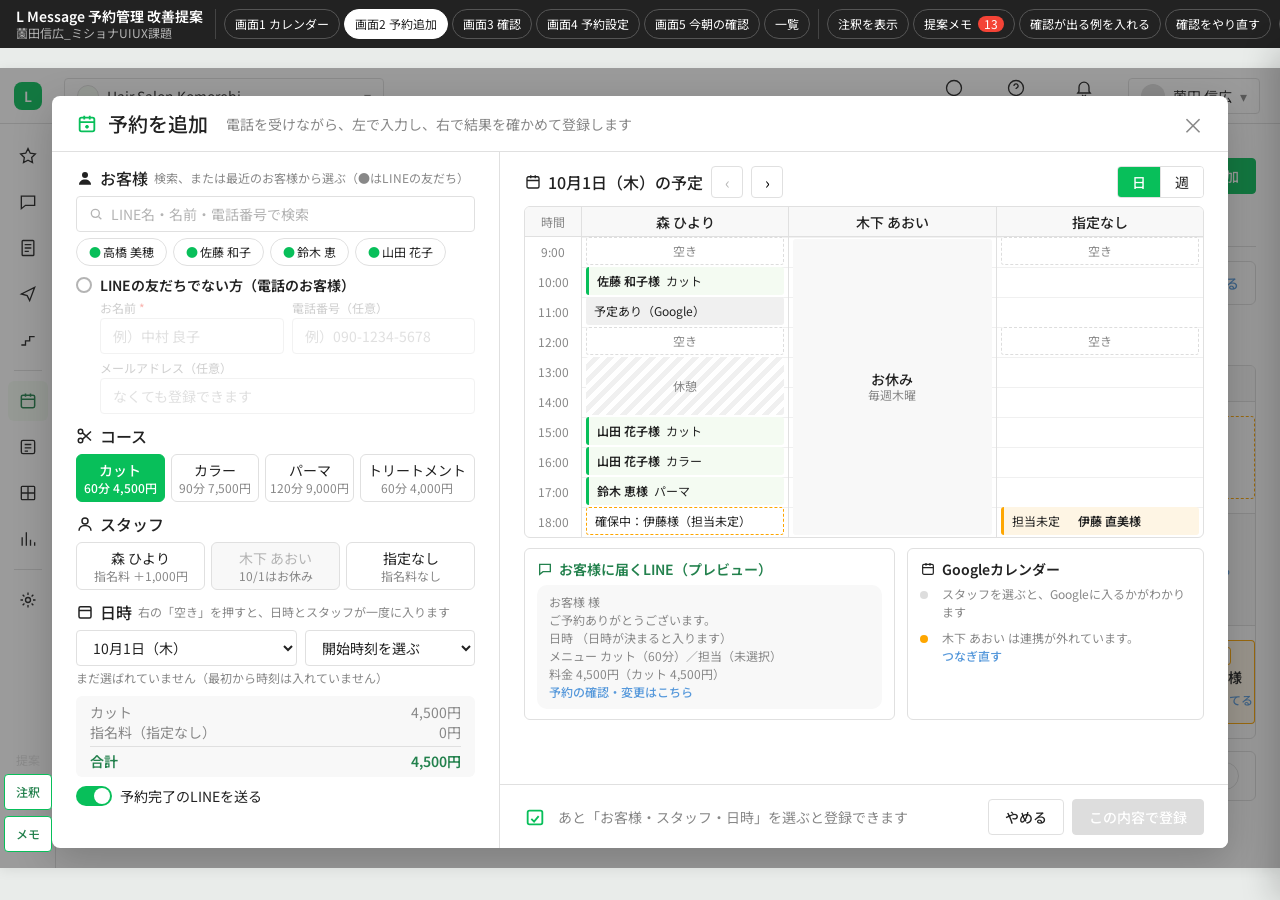
<file: add.html>
<!DOCTYPE html>
<html lang="ja">
<head>
<meta charset="UTF-8">
<meta name="viewport" content="width=1280">
<meta name="robots" content="noindex, nofollow">
<title>画面2・3 予約追加と確認｜L Message 予約管理 改善提案</title>
<link rel="preconnect" href="https://fonts.googleapis.com">
<link rel="preconnect" href="https://fonts.gstatic.com" crossorigin>
<link href="https://fonts.googleapis.com/css2?family=Noto+Sans+JP:wght@400;500;600&display=swap" rel="stylesheet">
<link rel="stylesheet" href="css/common.css">
</head>
<body>
<div class="app" id="app">
  <div id="shell"></div>
  <div class="main" id="bgMain"></div>
  <div class="dim"></div>

  <!-- ===== 画面2：予約追加 ===== -->
  <div class="modal" role="dialog" aria-label="予約を追加">
    <div class="modal-head">
      <svg width="22" height="22" viewBox="0 0 24 24" fill="none" stroke="var(--main)" stroke-width="2"><rect x="4" y="5" width="16" height="15" rx="2"/><path d="M4 10h16M9 3v4M15 3v4M12 13v4M10 15h4"/></svg>
      <h2 class="t-screen">予約を追加</h2>
      <span class="sub t-body">電話を受けながら、左で入力し、右で結果を確かめて登録します</span>
      <a class="x" href="calendar.html" id="closeX" aria-label="閉じる" style="text-decoration:none">×</a>
    </div>
    <div class="modal-body">
      <!-- 左：入力 -->
      <div class="col-in">
        <div class="sec" id="secCustomer">
          <div class="sec-h"><svg viewBox="0 0 24 24" fill="currentColor"><circle cx="12" cy="8" r="4"/><path d="M4 21c0-4.4 3.6-7 8-7s8 2.6 8 7z"/></svg>お客様 <span class="req">検索、または最近のお客様から選ぶ（●はLINEの友だち）</span></div>
          <div class="searchbox"><svg width="16" height="16" viewBox="0 0 24 24" fill="none" stroke="#b4b4b4" stroke-width="2"><circle cx="11" cy="11" r="6"/><path d="M20 20l-4-4"/></svg><input class="inp" id="search" placeholder="LINE名・名前・電話番号で検索" autocomplete="off"></div>
          <div class="chips" id="recent"></div>
          <button class="radio" id="nfRadio" type="button"><span class="rd"></span><span class="t-strong">LINEの友だちでない方（電話のお客様）</span></button>
          <div class="nf disabled" id="nfFields">
            <div><label for="nfName">お名前 <span style="color:var(--error)">*</span></label><input class="inp" id="nfName" placeholder="例）中村 良子"><div class="errmsg" id="nameErr" hidden>お名前を入れてください</div></div>
            <div><label for="nfPhone">電話番号（任意）</label><input class="inp" id="nfPhone" placeholder="例）090-1234-5678"></div>
            <div class="full"><label for="nfMail">メールアドレス（任意）</label><input class="inp" id="nfMail" placeholder="なくても登録できます"></div>
          </div>
        </div>
        <div class="sec">
          <div class="sec-h"><svg viewBox="0 0 24 24" fill="none" stroke="currentColor" stroke-width="2"><circle cx="6" cy="6" r="3"/><circle cx="6" cy="18" r="3"/><path d="M8.5 7.5L20 18M8.5 16.5L20 6"/></svg>コース</div>
          <div class="opt-grid" id="courses"></div>
        </div>
        <div class="sec">
          <div class="sec-h"><svg viewBox="0 0 24 24" fill="none" stroke="currentColor" stroke-width="2"><circle cx="12" cy="8" r="4"/><path d="M4 21c0-4.4 3.6-7 8-7s8 2.6 8 7"/></svg>スタッフ</div>
          <div class="opt-grid s3" id="staffs"></div>
        </div>
        <div class="sec" id="secDate">
          <div class="sec-h"><svg viewBox="0 0 24 24" fill="none" stroke="currentColor" stroke-width="2"><rect x="4" y="5" width="16" height="15" rx="2"/><path d="M4 10h16"/></svg>日時 <span class="req">右の「空き」を押すと、日時とスタッフが一度に入ります</span></div>
          <div class="dtrow">
            <select class="inp" id="selDay" aria-label="日付"></select>
            <select class="inp" id="selTime" aria-label="開始時刻"></select>
          </div>
          <div class="dtnote" id="dtNote">まだ選ばれていません</div>
        </div>
        <div class="sec" style="margin-bottom:8px">
          <div class="price">
            <div class="r"><span id="pcName"></span><span id="pcVal"></span></div>
            <div class="r"><span id="psName"></span><span id="psVal"></span></div>
            <div class="tot"><span>合計</span><span id="ptVal"></span></div>
          </div>
        </div>
        <div class="sw-row"><button class="tg" id="msgTg" type="button" aria-label="予約完了のLINEを送る"></button><span>予約完了のLINEを送る</span><span class="t-opt" id="msgNote"></span></div>
      </div>

      <!-- 右：結果 -->
      <div class="col-out">
        <div class="out-head">
          <div class="sec-h" id="outTitle"></div>
          <button class="iconbtn" style="width:32px;height:32px" id="prevDay" aria-label="前の日">‹</button>
          <button class="iconbtn" style="width:32px;height:32px" id="nextDay" aria-label="次の日">›</button>
          <div class="seg"><button class="on">日</button><button>週</button></div>
        </div>
        <div class="vgrid" id="vgrid">
          <div class="vg-h"><div>時間</div><div>森 ひより</div><div>木下 あおい</div><div>指定なし</div></div>
          <div class="vg-body" id="vgBody"></div>
        </div>
        <div class="cards">
          <div class="pcard line" id="notice"><h5 id="noticeH"></h5><div class="bubble" id="noticeBody"></div></div>
          <div class="pcard" id="gcard"><h5>${'Googleカレンダー'}</h5><div id="gBody"></div></div>
        </div>
        <div class="confirm" id="confirmRow">
          <svg width="22" height="22" viewBox="0 0 24 24" fill="none" stroke="var(--main)" stroke-width="2"><rect x="4" y="5" width="16" height="15" rx="2"/><path d="M8 14l3 3 5-6"/></svg>
          <div class="sum" id="sumText"></div>
          <div class="act">
            <a class="btn" href="calendar.html" id="cancelBtn">やめる</a>
            <button class="btn btn-primary" id="regBtn">この内容で登録</button>
          </div>
        </div>
      </div>
    </div>
  </div>

  <!-- ===== 画面3：登録前の確認ダイアログ ===== -->
  <div class="dim2" id="dim2" hidden></div>
  <div class="cmodal" id="cmodal" role="alertdialog" aria-label="登録する前にご確認ください" hidden>
    <div class="cm-head">
      <div><h2 class="t-screen">登録する前にご確認ください</h2><p class="cm-sub t-body" id="cmSub"></p></div>
      <button class="x" id="cmX" aria-label="閉じる">×</button>
    </div>
    <div class="cm-target t-body" id="cmTarget"></div>
    <div class="cm-list" id="cmList"></div>
    <div class="cm-foot">
      <span class="left t-body">確認済み <b id="ckCount">0</b> / <span id="ckTotal">0</span> 件</span>
      <div class="act"><button class="btn" id="cmBack">戻って直す</button><button class="btn btn-primary" id="cmReg" disabled>確認して登録する</button></div>
    </div>
  </div>
</div>

<script src="js/store.js"></script>
<script src="js/calendar.js"></script>
<script>
document.querySelector('#gcard h5').innerHTML = ICON.cal.replace('<svg ', '<svg width="16" height="16" ') + 'Googleカレンダー';

/* ===== 入力の状態 ===== */
const S = {
  dk: DAY_KEYS.includes(qs('d')) ? qs('d') : DAY_KEYS[0],
  staff: qs('staff') || null,
  start: qs('t') ? +qs('t') : null,
  course: SALON.courses[0],
  cust: null,            // {name, friend, phone}
  msg: true,
  decisions: {}          // 確認ダイアログでの選択
};
const $ = id => document.getElementById(id);
document.getElementById('shell').outerHTML = shellHTML();

/* 左：選択肢を作る */
$('recent').innerHTML = SALON.recent.map(c => `<button class="cchip" type="button" data-name="${c.name}"><span class="fr">●</span>${c.name}</button>`).join('');
$('courses').innerHTML = SALON.courses.map(c => `<button class="opt" type="button" data-c="${c.id}">${c.name}<small>${c.min}分 ${yen(c.price)}</small></button>`).join('');
$('selDay').innerHTML = DAY_KEYS.map(k => `<option value="${k}">${SALON.days[k].label}</option>`).join('');
let tOpts = '<option value="">開始時刻を選ぶ</option>';
for (let t = T0; t < T1; t += 30) tOpts += `<option value="${t}">${hhmm(t)}</option>`;
$('selTime').innerHTML = tOpts;

function staffButtons() {
  const day = SALON.days[S.dk];
  $('staffs').innerHTML = SALON.staff.map(sf => day.shifts[sf.id]
    ? `<button class="opt ${S.staff === sf.id ? 'on' : ''}" type="button" data-s="${sf.id}">${sf.name}<small>指名料 ＋${yen(sf.fee)}</small></button>`
    : `<button class="opt" type="button" disabled>${sf.name}<small>${day.short.split('（')[0]}はお休み</small></button>`).join('')
    + `<button class="opt ${S.staff === 'none' ? 'on' : ''}" type="button" data-s="none">指定なし<small>指名料なし</small></button>`;
}

/* 右：その日の予定（縦） */
const vTop = m => ((m - T0) / 60 * 30) + 'px', hgt = (a, b) => ((b - a) / 60 * 30 - 2) + 'px';
function vgridHTML() {
  const dk = S.dk, day = SALON.days[dk];
  let times = '';
  for (let t = T0; t < T1; t += 60) times += `<span style="top:${vTop(t)}">${hhmm(t)}</span>`;
  const col = sid => {
    let h = '';
    if (sid !== 'none') {
      if (!day.shifts[sid]) return `<div class="vb off" style="top:2px;bottom:2px"><b>お休み</b>${day.offNote[sid]}</div>`;
      blocksOf(dk, sid).forEach(b => h += `<div class="vb ${b.type}" style="top:${vTop(b.s)};height:${hgt(b.s, b.e)}">${b.type === 'break' ? '休憩' : 'シフト外'}</div>`);
      eventsOf(dk).filter(ev => ev.staff === sid).forEach(ev => {
        h += ev.type === 'gcal'
          ? `<div class="vb gcal" style="top:${vTop(ev.s)};height:${hgt(ev.s, ev.e)}">予定あり（Google）</div>`
          : `<div class="vb rsv" style="top:${vTop(ev.s)};height:${hgt(ev.s, ev.e)}"><b>${ev.name}様</b>${ev.course}</div>`;
      });
      eventsOf(dk).filter(ev => ev.staff === 'none').forEach(ev => {
        const c = candidateFor(dk, ev);
        if (c && c.id === sid) h += `<div class="vb hold" style="top:${vTop(ev.s)};height:${hgt(ev.s, ev.e)}">確保中：${ev.name.split(' ')[0]}様（担当未定）</div>`;
      });
      for (let t = T0; t < T1; t += 60) if (!busyReason(dk, sid, t, t + 60)) h += `<div class="vb vfree" data-t="${t}" data-s="${sid}" style="top:${vTop(t)};height:${hgt(t, t + 60)}">空き</div>`;
    } else {
      eventsOf(dk).filter(ev => ev.staff === 'none').forEach(ev => h += `<div class="vb pending" style="top:${vTop(ev.s)};height:${hgt(ev.s, ev.e)}">担当未定　<b>${ev.name}様</b></div>`);
      for (let t = T0; t < T1; t += 60) {
        const taken = eventsOf(dk).some(ev => ev.staff === 'none' && overlap(ev.s, ev.e, t, t + 60));
        if (!taken && SALON.staff.some(sf => day.shifts[sf.id] && !busyReason(dk, sf.id, t, t + 60))) h += `<div class="vb vfree" data-t="${t}" data-s="none" style="top:${vTop(t)};height:${hgt(t, t + 60)}">空き</div>`;
      }
    }
    if (S.staff === sid && S.start != null) {
      const e = S.start + S.course.min, clash = conflict();
      h += `<div class="vb sel ${clash ? 'clash' : ''}" id="selBlk" style="top:${vTop(S.start)};height:${hgt(S.start, e)}">${clash ? '重なっています' : '選択中'}</div>`;
    }
    return h;
  };
  return `<div class="vg-times">${times}</div>` + ['mori', 'kino', 'none'].map(sid => `<div class="vcol" data-col="${sid}">${col(sid)}</div>`).join('');
}

/* 選んだ内容の重なり・休憩など（なければ null） */
function conflict() {
  if (!S.staff || S.start == null) return null;
  const s = S.start, e = s + S.course.min;
  if (S.staff === 'none') {
    const ok = SALON.staff.some(sf => SALON.days[S.dk].shifts[sf.id] && !busyReason(S.dk, sf.id, s, e));
    return ok ? null : { kind: 'nobody' };
  }
  return busyReason(S.dk, S.staff, s, e);
}
function conflictText(c) {
  if (!c) return '';
  const sf = staffById(S.staff);
  if (c.kind === 'nobody') return 'この時間に対応できるスタッフがいません';
  if (c.kind === 'rsv') return `${c.ev.name}様の予約（${hhmm(c.ev.s)}〜${hhmm(c.ev.e)}）と重なります`;
  if (c.kind === 'hold') return `担当未定の ${c.ev.name}様の予約（${hhmm(c.ev.s)}〜）で確保中の時間と重なります`;
  if (c.kind === 'gcal') return `${sf.name} のGoogleの予定（${hhmm(c.ev.s)}〜${hhmm(c.ev.e)}）と重なります`;
  if (c.kind === 'break') return `${sf.name} の休憩（${hhmm(c.s)}〜${hhmm(c.e)}）にかかります`;
  if (c.kind === 'outside') return `${sf.name} のシフト外（${hhmm(c.s)}〜${hhmm(c.e)}）にかかります`;
  if (c.kind === 'off') return `${sf.name} はこの日お休みです`;
  return '';
}

/* ===== 全体を描き直す ===== */
function render() {
  const day = SALON.days[S.dk];
  if (S.staff && S.staff !== 'none' && !day.shifts[S.staff]) S.staff = null; // お休みの人は外す
  $('bgMain').innerHTML = calendarHTML(S.dk);
  staffButtons();
  document.querySelectorAll('#courses .opt').forEach(b => b.classList.toggle('on', b.dataset.c === S.course.id));
  document.querySelectorAll('#recent .cchip').forEach(b => b.classList.toggle('on', !!S.cust && S.cust.friend && S.cust.name === b.dataset.name));
  $('nfRadio').classList.toggle('on', !!S.cust && !S.cust.friend);
  $('nfFields').classList.toggle('disabled', !(S.cust && !S.cust.friend));
  $('selDay').value = S.dk;
  $('selTime').value = S.start != null ? S.start : '';
  $('outTitle').innerHTML = ICON.cal.replace('<svg ', '<svg width="18" height="18" ') + day.label + 'の予定';
  $('prevDay').disabled = S.dk === DAY_KEYS[0]; $('nextDay').disabled = S.dk === DAY_KEYS[DAY_KEYS.length - 1];
  $('vgBody').innerHTML = vgridHTML();

  const s = S.start, e = s != null ? s + S.course.min : null;
  const sf = S.staff && S.staff !== 'none' ? staffById(S.staff) : null, fee = sf ? sf.fee : 0;
  const clash = conflict();
  $('dtNote').className = 'dtnote' + (s != null ? (clash ? '' : ' ok') : '');
  $('dtNote').innerHTML = s == null ? 'まだ選ばれていません（最初から時刻は入れていません）'
    : clash ? `<span style="color:var(--error-strong)">${hhmm(s)}〜${hhmm(e)}：${conflictText(clash)}</span>`
    : `${day.label} ${hhmm(s)}〜${hhmm(e)}（${S.course.name} ${S.course.min}分）`;

  $('pcName').textContent = S.course.name; $('pcVal').textContent = yen(S.course.price);
  $('psName').textContent = sf ? `指名料（${sf.name}）` : '指名料（指定なし）'; $('psVal').textContent = yen(fee);
  $('ptVal').textContent = yen(S.course.price + fee);

  // お客様に伝わる内容
  const friend = !S.cust || S.cust.friend;
  const who = S.cust ? S.cust.name || 'お客様' : 'お客様';
  const staffTxt = S.staff === 'none' ? '担当は当日までにお知らせします' : sf ? '担当 ' + sf.name : '担当（未選択）';
  const when = s != null ? `${day.label}${hhmm(s)}〜${hhmm(e)}` : '（日時が決まると入ります）';
  const total = `${yen(S.course.price + fee)}（${S.course.name} ${yen(S.course.price)}${fee ? '＋指名料 ' + yen(fee) : ''}）`;
  if (friend) {
    $('noticeH').innerHTML = ICON.chat + 'お客様に届くLINE（プレビュー）';
    $('noticeBody').className = 'bubble' + (S.cust ? '' : ' empty');
    $('noticeBody').innerHTML = `${who} 様<br>ご予約ありがとうございます。<br><span class="k">日時</span> ${when}<br><span class="k">メニュー</span> ${S.course.name}（${S.course.min}分）／${staffTxt}<br><span class="k">料金</span> ${total}<br><a class="link">予約の確認・変更はこちら</a>`;
  } else {
    $('noticeH').innerHTML = ICON.phone + '電話口での確認（読み上げ用）';
    $('noticeBody').className = 'bubble';
    const nm = S.cust.name ? S.cust.name + '様' : 'お客様';
    $('noticeBody').innerHTML = `「${nm}、<b>${s != null ? day.label.replace('（', ' ').replace('）', '曜日') + 'の ' + hhmm(s) + 'から' : '（日時）'}</b>、${S.course.name}で${S.staff === 'none' ? '担当はこちらで決めさせていただきます' : sf ? '担当は' + sf.short + 'です' : ''}。料金は${yen(S.course.price + fee)}です。」<br><span class="k">LINEの友だちでないため、確認のLINEは届きません。${S.cust.phone ? '電話番号 ' + S.cust.phone + ' が予約に残ります。' : '電話番号を入れておくと、予約に残ります。'}</span>`;
  }
  // Googleに入るか
  const gl = SALON.staff.map(x => gcalOn(x.id) ? '' : `<div class="gline"><span class="dot ng"></span><div style="color:var(--gray)">${x.name} は連携が外れています。<button class="link" style="font-size:12px" data-reconnect="${x.id}">つなぎ直す</button></div></div>`).join('');
  let g1;
  if (!S.staff) g1 = `<div class="gline"><span class="dot" style="background:var(--gray-2)"></span><div style="color:var(--gray)">スタッフを選ぶと、Googleに入るかがわかります</div></div>`;
  else if (S.staff === 'none') g1 = `<div class="gline"><span class="dot ng"></span><div><span class="gstat no">Googleには入りません</span><br><span style="color:var(--gray)">担当を決めると、その人の予定に入ります</span></div></div>`;
  else if (gcalOn(S.staff)) g1 = `<div class="gline"><span class="dot ok"></span><div><span class="gstat ok">${sf.name} の予定に入ります</span><br><span style="color:var(--gray)">連携中・登録から数分で反映</span></div></div>`;
  else g1 = `<div class="gline"><span class="dot ng"></span><div><span class="gstat no">${sf.name} のGoogleには入りません</span><br><span style="color:var(--gray)">連携が外れています</span></div></div>`;
  $('gBody').innerHTML = g1 + (S.staff && S.staff !== 'none' && !gcalOn(S.staff) ? '' : gl);

  // 予約完了のLINE
  $('msgTg').classList.toggle('off', !friend || !S.msg);
  $('msgNote').textContent = friend ? '' : '（友だちでないため送れません）';

  // 確定の行
  const ready = S.staff && s != null && S.cust;
  const missing = [!S.cust && 'お客様', !S.staff && 'スタッフ', s == null && '日時'].filter(Boolean);
  $('sumText').className = 'sum' + (ready ? '' : ' empty');
  $('sumText').innerHTML = ready
    ? `${day.short.replace('（', '（')} ${hhmm(s)}〜${hhmm(e)}　${S.course.name}　${S.staff === 'none' ? '指定なし' : sf.name}　${S.cust.name || '（お名前）'} 様`
    : `あと「${missing.join('・')}」を選ぶと登録できます`;
  $('regBtn').disabled = !ready;
  window.refreshMarks && refreshMarks();
}

/* ===== 入力の操作 ===== */
document.querySelector('.modal').addEventListener('click', e => {
  const t = e.target;
  const ch = t.closest('#recent .cchip');
  if (ch) { S.cust = { name: ch.dataset.name, friend: true }; $('search').value = ''; render(); return; }
  if (t.closest('#nfRadio')) { S.cust = { name: $('nfName').value.trim(), phone: $('nfPhone').value.trim(), friend: false }; render(); $('nfName').focus(); return; }
  const co = t.closest('#courses .opt');
  if (co) { S.course = SALON.courses.find(c => c.id === co.dataset.c); render(); return; }
  const so = t.closest('#staffs .opt[data-s]');
  if (so) { S.staff = so.dataset.s; render(); return; }
  const fr = t.closest('.vb.vfree');
  if (fr) { S.staff = fr.dataset.s; S.start = +fr.dataset.t; render(); return; }
  const rc = t.closest('[data-reconnect]');
  if (rc) { Store.update(st => st.gcal[rc.dataset.reconnect] = true); render(); toast(staffById(rc.dataset.reconnect).name + ' のGoogleカレンダーをつなぎ直しました'); return; }
  if (t.closest('#msgTg') && (!S.cust || S.cust.friend)) { S.msg = !S.msg; render(); }
});
['nfName', 'nfPhone'].forEach(id => $(id).addEventListener('input', () => {
  if (!S.cust || S.cust.friend) S.cust = { friend: false };
  S.cust.name = $('nfName').value.trim(); S.cust.phone = $('nfPhone').value.trim();
  if (S.cust.name) { $('nameErr').hidden = true; $('nfName').classList.remove('err'); }
  render();
}));
$('search').addEventListener('keydown', e => {
  if (e.key !== 'Enter') return;
  const q = $('search').value.trim(); const hit = SALON.recent.find(c => q && c.name.replace(' ', '').includes(q.replace(' ', '')));
  if (hit) { S.cust = { name: hit.name, friend: true }; render(); } else toast('（プロトタイプ）見つからないときは「LINEの友だちでない方」から入れます');
});
$('selDay').onchange = () => { S.dk = $('selDay').value; render(); };
$('selTime').onchange = () => { S.start = $('selTime').value === '' ? null : +$('selTime').value; if (S.start != null && !S.staff) S.staff = null; render(); };
$('prevDay').onclick = () => { S.dk = DAY_KEYS[DAY_KEYS.indexOf(S.dk) - 1]; render(); };
$('nextDay').onclick = () => { S.dk = DAY_KEYS[DAY_KEYS.indexOf(S.dk) + 1]; render(); };

/* ===== 画面3：登録前の確認 ===== */
let checks = [];
function buildChecks() {
  const out = [], s = S.start, e = s + S.course.min, day = SALON.days[S.dk];
  const c = conflict();
  if (c) {
    const title = { rsv: '先客と重なっています', hold: '担当未定の予約と重なっています', gcal: 'Googleの予定と重なっています', break: '休憩時間にかかっています', outside: 'シフトの時間外にかかっています', off: 'お休みの日です', nobody: '対応できるスタッフがいません' }[c.kind];
    const extra = c.kind === 'rsv' || c.kind === 'hold' ? '同時に対応できる数は 1 人です。' : '';
    out.push({ id: 'clash', cls: 'err', ic: '!', h: title, p: conflictText(c) + '。' + extra,
      acts: [{ label: '別の時間を選ぶ', cls: 'btn-err', back: true }], sub: { label: 'このまま登録する（重ねて入れる）', done: '重ねて登録します' } });
  }
  if (S.cust && S.cust.name) {
    const near = allEvents().filter(ev => ev.name === S.cust.name && Math.abs(DAY_KEYS.indexOf(ev.day) - DAY_KEYS.indexOf(S.dk)) <= 1);
    if (near.length) {
      const list = near.map(ev => `${SALON.days[ev.day].short} ${hhmm(ev.s)}（${ev.course}）`).join('・');
      out.push({ id: 'same', cls: 'info', ic: '人', h: '同じお客様の予約が近くにあります', p: `${S.cust.name} 様は、<b>${list}</b> にも予約があります。ご家族の分でしょうか、それとも日時の変更でしょうか。`,
        acts: [{ label: 'ご家族の分として追加', cls: 'btn-line-link', done: 'ご家族の分として追加' },
               { label: '日時の変更として扱う', cls: 'btn-link', done: '前の予約を取り消して、この日時に変更', set: () => S.decisions.remove = near.map(ev => ev.id) }] });
    }
  }
  if (S.staff === 'none') {
    const cand = SALON.staff.find(sf => day.shifts[sf.id] && !busyReason(S.dk, sf.id, s, e));
    out.push({ id: 'none', cls: 'warn', ic: '!', h: '担当が決まっていません', p: `指定なしのまま登録すると、Googleには入らず、お客様には「担当は当日までにお知らせ」と届きます。${cand ? `この時間に対応できるのは <b>${cand.name}</b> です。` : ''}`,
      acts: (cand ? [{ label: cand.short + 'に割り当てる', cls: 'btn-warn', done: cand.name + ' に割り当てて登録', set: () => S.decisions.assign = cand.id }] : [])
        .concat([{ label: '指定なしのまま', cls: '', done: '指定なしのまま登録' }]) });
  } else if (!gcalOn(S.staff)) {
    const sf = staffById(S.staff);
    out.push({ id: 'gcal', cls: 'warn', ic: '!', h: 'この予約はGoogleカレンダーに入りません', p: `${sf.name} のGoogleカレンダー連携が外れています。エルメには登録されますが、${sf.short}さんのGoogleには表示されません。`,
      acts: [{ label: 'つなぎ直す', cls: 'btn-warn', done: 'つなぎ直してから登録', set: () => S.decisions.reconnect = sf.id },
             { label: '今はしない', cls: '', done: '今回はGoogleに入れずに登録' }] });
  }
  return out;
}
function openChecks() {
  S.decisions = {};
  checks = buildChecks();
  if (!checks.length) return save();
  const s = S.start, e = s + S.course.min, sf = S.staff === 'none' ? null : staffById(S.staff);
  $('cmSub').textContent = `${checks.length}件の確認があります。内容を見て、それぞれ選んでください。`;
  $('cmTarget').innerHTML = `<span><b>${SALON.days[S.dk].label}${hhmm(s)}〜${hhmm(e)}</b></span><span>${S.course.name}</span><span>${sf ? sf.name : '指定なし'}</span><span><b>${S.cust.name} 様</b></span><span style="margin-left:auto;color:var(--gray)">合計 ${yen(S.course.price + (sf ? sf.fee : 0))}</span>`;
  $('cmList').innerHTML = checks.map((c, i) => `
    <div class="ck ${c.cls}" data-i="${i}" id="ck-${c.id}">
      <span class="ic" style="${c.ic === '人' ? 'font-size:12px' : ''}">${c.ic}</span>
      <div><h4>${c.h}</h4><p>${c.p}</p></div>
      <div class="acts">${c.acts.map((a, j) => `<button class="btn ${a.cls}" data-a="${j}">${a.label}</button>`).join('')}
        ${c.sub ? `<button class="sublink" data-sub="1">${c.sub.label}</button>` : ''}
        <span class="done">${ICON.check.replace('<svg ', '<svg width="16" height="16" ')}<span></span></span></div>
    </div>`).join('');
  $('ckTotal').textContent = checks.length; count();
  $('dim2').hidden = false; $('cmodal').hidden = false;
  $('cmodal').style.top = Math.max(60, (800 - $('cmodal').offsetHeight) / 2) + 'px';
  window.refreshMarks && refreshMarks();
}
function count() {
  const n = document.querySelectorAll('#cmList .ck.resolved').length;
  $('ckCount').textContent = n; $('cmReg').disabled = n < checks.length;
}
function closeChecks() { $('dim2').hidden = true; $('cmodal').hidden = true; window.refreshMarks && refreshMarks(); }
$('cmList').addEventListener('click', e => {
  const card = e.target.closest('.ck'); if (!card) return;
  const c = checks[+card.dataset.i];
  const b = e.target.closest('[data-a]'), sub = e.target.closest('[data-sub]');
  let done = null;
  if (b) { const a = c.acts[+b.dataset.a]; if (a.back) { closeChecks(); $('selTime').focus(); toast('右の「空き」を押すか、開始時刻を選び直してください'); return; } if (a.set) a.set(); done = a.done; }
  if (sub) done = c.sub.done;
  if (done) { card.classList.add('resolved'); card.querySelector('.done span').textContent = done; card.querySelector('.ic').textContent = '✓'; count(); }
});
$('cmX').onclick = closeChecks; $('cmBack').onclick = closeChecks;
$('cmReg').onclick = save;

$('regBtn').onclick = () => {
  if (S.cust && !S.cust.friend && !S.cust.name) { $('nameErr').hidden = false; $('nfName').classList.add('err'); $('nfName').focus(); return; }
  openChecks();
};

/* 登録してカレンダーに戻る */
function save() {
  const d = S.decisions, id = 'n' + Date.now();
  const staff = d.assign || S.staff;
  Store.update(st => {
    st.added.push({ id, day: S.dk, staff, s: S.start, e: S.start + S.course.min, name: S.cust.name, course: S.course.name, phone: S.cust.phone || '' });
    if (d.remove) st.removed.push(...d.remove);
    if (d.reconnect) st.gcal[d.reconnect] = true;
  });
  const sfn = staff === 'none' ? '指定なし' : staffById(staff).name;
  const g = staff !== 'none' && gcalOn(staff) ? '。Googleカレンダーにも入ります' : '';
  const msg = `${S.cust.name} 様の予約を登録しました（${SALON.days[S.dk].short} ${hhmm(S.start)}〜・${sfn}）${g}`;
  location.href = `calendar.html?d=${S.dk}&new=${id}&msg=${encodeURIComponent(msg)}`;
}

/* ===== プレゼン用 ===== */
window.PAGE = {
  id: 'add',
  showMark: i => $('cmodal').hidden ? i < 8 : i >= 8,
  title: '画面2 予約追加（入力｜結果）',
  before: 'images/before-screen2.png',
  tools: [
    { id: 'tExample', label: '確認が出る例を入れる', onclick: () => { closeChecks(); S.dk = '2026-10-02'; S.staff = 'kino'; S.start = 600; S.course = SALON.courses[0]; S.cust = { name: '山田 花子', friend: true }; render(); toast('10/2 10:00・木下 あおい・山田 花子様を入れました。「この内容で登録」を押してください'); } },
    { id: 'tRecheck', label: '確認をやり直す', onclick: () => { if (S.cust && S.staff && S.start != null) openChecks(); else toast('先にお客様・スタッフ・日時を入れてください'); } }
  ],
  points: [
    { for: '#secCustomer', t: '電話のお客様は名前と電話番号だけ', b: 'メールアドレスは任意にし、電話番号の欄を用意。常連さんは「最近のお客様」から1回で選べる。', ref: '検証 No.50・51' },
    { for: '#staffs', t: 'コースとスタッフはボタンで選ぶ', b: 'お休みのスタッフは押せず、理由（○/○はお休み）を表示。スタッフの選び忘れで黙って「指定なし」になることを防ぐ。', ref: '検証 No.52・61' },
    { for: '#secDate', t: '日時は初期値を入れない', b: '「今日の10:00」を最初から入れず、右の空き枠を押すと日付・時刻・スタッフが一度に決まる。キーボードでも選べる。', ref: '検証 No.52' },
    { for: '.price', t: '料金は内訳で', b: 'コース料金と指名料を分けて表示し、合計がどう決まったかが見える。', ref: '検証 No.30・31' },
    { for: '#vgrid', t: 'その日の予定を見ながら入れる', b: '先客・休憩・Googleの予定・お休み・担当未定が、入力と同じ画面に見える。重なると選んだ枠が赤くなる。紙の台帳で「書く場所に先客が見えている」状態をつくる。', ref: '検証 No.53（先客のある枠に重ねて入った）' },
    { for: '#notice', t: 'お客様に伝わる内容を登録前に確認', b: 'LINEの友だちならLINEの文面（担当名・料金の内訳・変更の入口入り）、電話のお客様なら電話口で読み上げる確認文に切り替わる。', ref: '検証 No.14・15・30' },
    { for: '#gcard', t: 'Googleに入るかを登録前に表示', b: '指定なしや連携が外れているスタッフの予約は「入りません」と先に伝え、その場でつなぎ直せる。', ref: '検証 No.35・38・40' },
    { for: '#confirmRow', t: '確定の行', b: '登録する内容を1行で見せる。足りない項目があると「あと○○を選ぶと登録できます」と出る（エルメのAPIキー発行画面の「○日に自動で無効になります」と同じ考え方）。', ref: '検証 No.52・G3' }
  ],
  extra: [{ title: '画面3 登録前の確認ダイアログ', before: 'images/before-screen3.png', points: [
    { for: '#cmTarget', t: '何を登録しようとしているかを最上部に', b: '日時・コース・担当・お客様・合計を1行で再掲し、日付の変え忘れやスタッフの選び違いにここで気づける。', ref: '検証 No.52' },
    { for: '#ck-clash', t: '重なり・休憩（赤）', b: '手動登録は上限を超えて入る仕様（マニュアルに明記）なので、仕様は変えずに「重なっている事実」と相手の名前を見せる。重ねる操作は文字リンクにして、うっかり押しにくくする。', ref: '検証 No.53' },
    { for: '#ck-same', t: '同じお客様（青）', b: '件数で止めると家族の分まで止まる。「ご家族の分か、日時の変更か」を聞き、変更なら取り消しと取り直しを1つの流れにする。', ref: '検証 No.22・23・55' },
    { for: '#ck-gcal', t: 'Googleに入らないこと・担当未定（黄）', b: '連携が外れているスタッフの予約は登録前に伝えて、その場でつなぎ直せる。指定なしなら、対応できる人への割り当てを提案する。', ref: '検証 No.35・38・39・40' },
    { for: '#cmReg', t: '確認済みの数と登録ボタン', b: 'すべてに答えると登録できる。確認がない予約では、このダイアログは出さずにそのまま登録する（毎回出すと読まれなくなるため）。', ref: '評価軸④：操作ミスの防止・確認ダイアログ' }
  ] }]
};
render();
// 画面3を直接見るための入口（index.html・ツールバーから）
if (qs('demo') === 'confirm') { S.dk = '2026-10-02'; S.staff = 'kino'; S.start = 600; S.course = SALON.courses[0]; S.cust = { name: '山田 花子', friend: true }; render(); setTimeout(openChecks, 50); }
</script>
<script src="js/memo.js"></script>
</body>
</html>
</file>
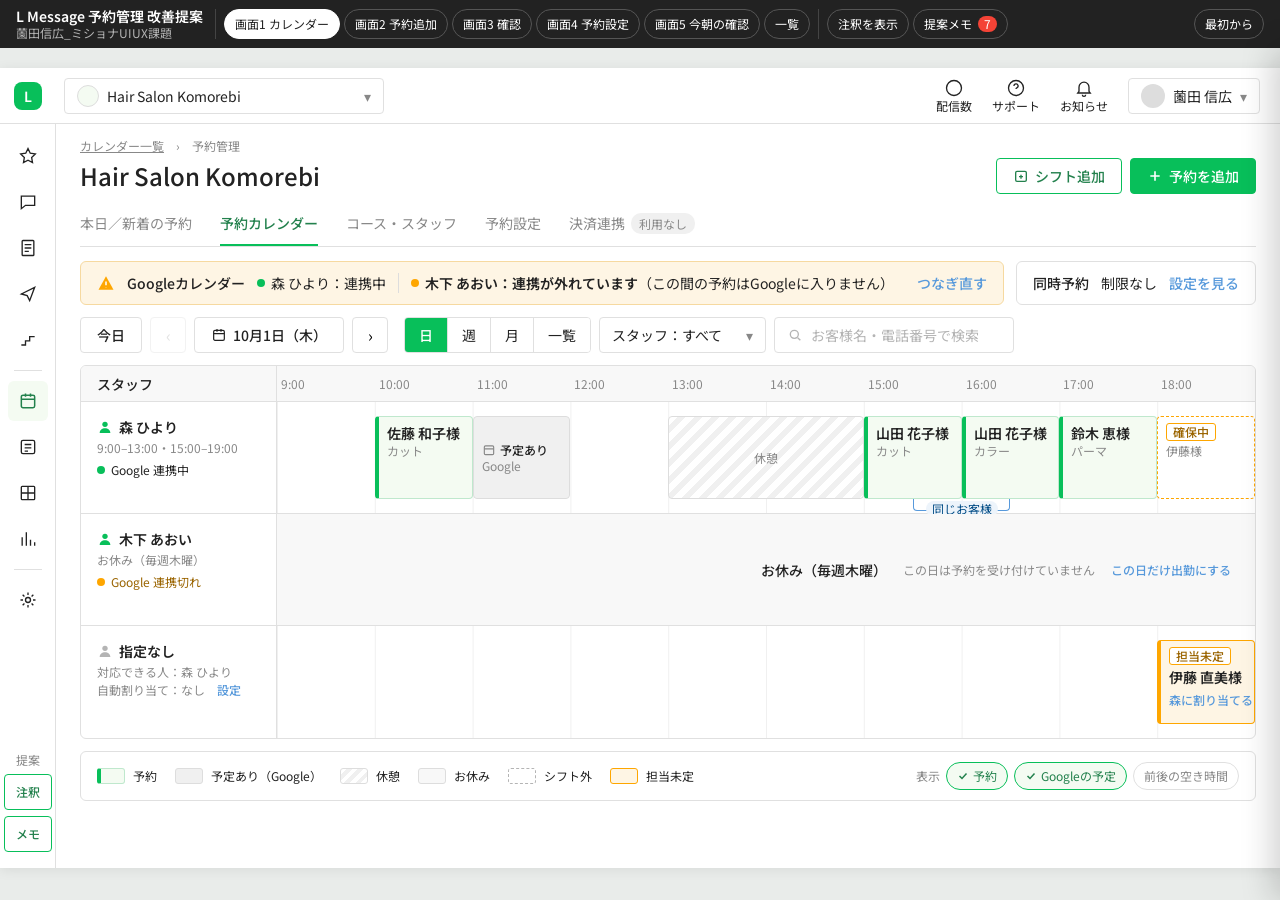
<file: calendar.html>
<!DOCTYPE html>
<html lang="ja">
<head>
<meta charset="UTF-8">
<meta name="viewport" content="width=1280">
<meta name="robots" content="noindex, nofollow">
<title>画面1 予約カレンダー｜L Message 予約管理 改善提案</title>
<link rel="preconnect" href="https://fonts.googleapis.com">
<link rel="preconnect" href="https://fonts.gstatic.com" crossorigin>
<link href="https://fonts.googleapis.com/css2?family=Noto+Sans+JP:wght@400;500;600&display=swap" rel="stylesheet">
<link rel="stylesheet" href="css/common.css">
</head>
<body>
<div class="app" id="app">
  <div id="shell"></div>
  <div class="main" id="main"></div>
</div>

<script src="js/store.js"></script>
<script src="js/calendar.js"></script>
<script>
window.PAGE = {
  id: 'calendar',
  title: '画面1 予約カレンダー（日表示）',
  before: 'images/before-screen1.png',
  points: [
    { for: '#gStatus', t: '状態の帯', b: 'Google連携の外れと同時予約の設定を、カレンダーの上に常に表示。奥の設定画面を開かなくても気づけて、その場で「つなぎ直す」ことができる。', ref: '検証 No.38・39・40・55' },
    { for: '#addBtn', t: '「予約を追加」を右上に', b: '予約管理のどのタブでも同じ場所に置き、電話を受けながらでも迷わない入口にする。', ref: '検証 No.49（初めての店主が2分32秒たっても入れ方がわからなかった）' },
    { for: '.blk.gcal', t: 'Googleの予定は「予定あり」とだけ表示', b: '白いマスで理由が見えなかった枠に、理由と次の操作を出す。従業員の私用の内容は見せない。押すと理由が出る。', ref: '検証 No.60・63・64' },
    { for: '.blk.off', t: 'お休みは1日単位で、はっきり表示', b: '「シフトを追加してください」ではなく「お休み」と伝え、出勤に変える操作は別に用意する。', ref: '検証 No.3・61・62' },
    { for: '.blk.pending', t: '担当未定と割り当て', b: '指定なしの予約を、その場で担当に割り当てられる。対応できる人の枠は「確保中」と表示し、実質の担当が見える。', ref: '検証 No.35・46' },
    { for: '.same', t: '同じお客様のしるし', b: '近い時間に同じお客様の予約が並ぶと、つなぎ線で知らせる（ご家族の分か、変更し忘れかを確かめるきっかけ）。', ref: '検証 No.23' },
    { for: '#legend', t: '予約できない理由を見分ける凡例', b: '同じ⊘だった休憩・お休み・シフト外・Googleの予定を、見た目で区別する。空いている枠にマウスを乗せると「＋予約を追加」が出る。', ref: '検証 No.3・9・36' }
  ]
};
let DK = DAY_KEYS.includes(qs('d')) ? qs('d') : DAY_KEYS[0];
const app = document.getElementById('app'), main = document.getElementById('main');
document.getElementById('shell').outerHTML = shellHTML();

function render() {
  main.innerHTML = calendarHTML(DK);
  const nid = qs('new');
  if (nid) { const el = document.getElementById('ev-' + nid); if (el) el.classList.add('isnew'); }
  window.refreshMarks && refreshMarks();
}
render();

let pop = null;
function closePop() { if (pop) { pop.remove(); pop = null; } }
main.addEventListener('click', e => {
  const go = e.target.closest('[data-go]');
  if (go && !go.disabled) { DK = go.dataset.go; history.replaceState(null, '', '?d=' + DK); closePop(); render(); return; }
  const act = e.target.closest('[data-act]');
  if (act) {
    const a = act.dataset.act;
    if (a === 'assign') {
      Store.update(st => st.assigned[act.dataset.id] = act.dataset.to);
      const sf = staffById(act.dataset.to);
      closePop(); render();
      toast(`${sf.name} に割り当てました。${gcalOn(sf.id) ? 'Googleカレンダーにも入ります。' : '（Google連携が外れているため、Googleには入りません）'}`);
      return;
    }
    if (a === 'reconnect') { Store.update(st => st.gcal[act.dataset.id] = true); render(); toast(`${staffById(act.dataset.id).name} のGoogleカレンダーをつなぎ直しました`); return; }
    if (a === 'workday') { toast('（プロトタイプ）臨時の出勤日として、この日だけシフトを登録する画面が開きます'); return; }
    if (a === 'shift') { toast('（プロトタイプ）シフト追加の画面が開きます'); return; }
  }
  const why = e.target.closest('[data-why]');
  if (why && why.dataset.why !== 'off') {
    closePop();
    pop = reasonPop(why, DK);
    if (pop) { app.appendChild(pop); placePop(pop, why, app); pop.querySelector('[data-close]').onclick = closePop; }
    return;
  }
  if (!e.target.closest('.pop')) closePop();
});

// 登録して戻ってきたとき
if (qs('msg')) toast(decodeURIComponent(qs('msg')));
</script>
<script src="js/memo.js"></script>
</body>
</html>
</file>
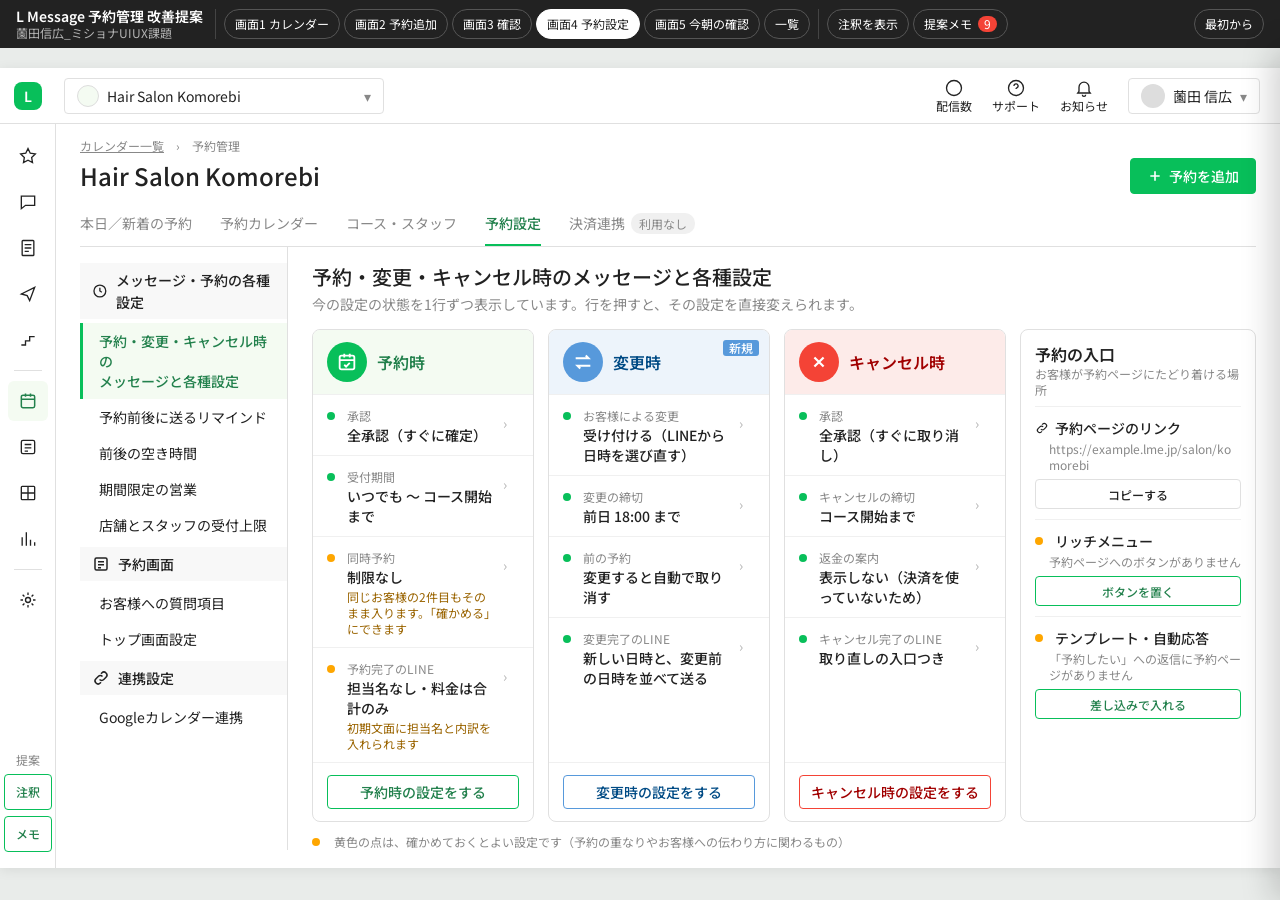
<file: settings.html>
<!DOCTYPE html>
<html lang="ja">
<head>
<meta charset="UTF-8">
<meta name="viewport" content="width=1280">
<meta name="robots" content="noindex, nofollow">
<title>画面4 予約設定｜L Message 予約管理 改善提案</title>
<link rel="preconnect" href="https://fonts.googleapis.com">
<link rel="preconnect" href="https://fonts.gstatic.com" crossorigin>
<link href="https://fonts.googleapis.com/css2?family=Noto+Sans+JP:wght@400;500;600&display=swap" rel="stylesheet">
<link rel="stylesheet" href="css/common.css">
</head>
<body>
<div class="app" id="app">
  <div id="shell"></div>
  <div class="main" id="main">
    <div class="crumb t-opt"><a href="calendar.html">カレンダー一覧</a>　›　予約管理</div>
    <div class="title-row">
      <h1 class="t-title">Hair Salon Komorebi</h1>
      <div class="actions"><a class="btn btn-primary" href="add.html"><svg viewBox="0 0 24 24" fill="none" stroke="currentColor" stroke-width="2.4"><path d="M12 5v14M5 12h14"/></svg>予約を追加</a></div>
    </div>
    <nav class="tabs">
      <a href="today.html">本日／新着の予約</a><a href="calendar.html">予約カレンダー</a><a>コース・スタッフ</a><a class="active">予約設定</a><a>決済連携<span class="pill">利用なし</span></a>
    </nav>

    <div class="set-wrap">
      <aside class="set-side">
        <div class="grp"><svg viewBox="0 0 24 24" fill="none" stroke="currentColor" stroke-width="2"><circle cx="12" cy="12" r="9"/><path d="M12 7v5l3 2"/></svg>メッセージ・予約の各種設定</div>
        <a class="on">予約・変更・キャンセル時の<br>メッセージと各種設定</a>
        <a>予約前後に送るリマインド</a>
        <a>前後の空き時間</a>
        <a>期間限定の営業</a>
        <a>店舗とスタッフの受付上限</a>
        <div class="grp"><svg viewBox="0 0 24 24" fill="none" stroke="currentColor" stroke-width="2"><rect x="4" y="4" width="16" height="16" rx="2"/><path d="M8 9h8M8 13h8M8 17h4"/></svg>予約画面</div>
        <a>お客様への質問項目</a>
        <a>トップ画面設定</a>
        <div class="grp"><svg viewBox="0 0 24 24" fill="none" stroke="currentColor" stroke-width="2"><path d="M10 14a4 4 0 0 0 5.7 0l3-3a4 4 0 0 0-5.7-5.7l-1 1"/><path d="M14 10a4 4 0 0 0-5.7 0l-3 3a4 4 0 0 0 5.7 5.7l1-1"/></svg>連携設定</div>
        <a href="calendar.html">Googleカレンダー連携</a>
      </aside>

      <section class="set-main">
        <h2 class="t-screen">予約・変更・キャンセル時のメッセージと各種設定</h2>
        <p class="t-sub">今の設定の状態を1行ずつ表示しています。行を押すと、その設定を直接変えられます。</p>
        <div class="set-grid" id="grid"></div>
        <div class="set-note"><span class="dot ng"></span>黄色の点は、確かめておくとよい設定です（予約の重なりやお客様への伝わり方に関わるもの）</div>
      </section>
    </div>
  </div>

  <!-- 設定パネル（同時予約・完了メッセージ） -->
  <div class="dim2" id="dim" hidden></div>
  <div class="spanel" id="panel" role="dialog" hidden></div>
</div>

<script src="js/store.js"></script>
<script>
document.getElementById('shell').outerHTML = shellHTML();
const $ = id => document.getElementById(id);
const I = {
  rsv: '<svg viewBox="0 0 24 24" fill="none" stroke="currentColor" stroke-width="2"><rect x="4" y="5" width="16" height="15" rx="2"/><path d="M4 10h16M9 3v4M15 3v4M9 15l2 2 4-4"/></svg>',
  chg: '<svg viewBox="0 0 24 24" fill="none" stroke="currentColor" stroke-width="2.2"><path d="M4 8h14l-3-3M20 16H6l3 3"/></svg>',
  cxl: '<svg viewBox="0 0 24 24" fill="none" stroke="currentColor" stroke-width="2.4"><path d="M7 7l10 10M17 7L7 17"/></svg>',
  link: '<svg width="14" height="14" viewBox="0 0 24 24" fill="none" stroke="currentColor" stroke-width="2"><path d="M10 14a4 4 0 0 0 5.7 0l3-3a4 4 0 0 0-5.7-5.7l-1 1"/><path d="M14 10a4 4 0 0 0-5.7 0l-3 3a4 4 0 0 0 5.7 5.7l1-1"/></svg>'
};
const row = (id, dot, k, v, hint) => `<button class="srow" data-row="${id}" id="row-${id}"><span class="d ${dot}"></span><span><span class="k">${k}</span><br><span class="v">${v}</span>${hint ? `<span class="h">${hint}</span>` : ''}</span><span class="ar">›</span></button>`;

function render() {
  const st = Store.get();
  const multi = { none: ['ng', '制限なし', '同じお客様の2件目もそのまま入ります。「確かめる」にできます'], ask: ['ok', '重なったら確かめる', ''], limit: ['ok', `1人 ${st.multiLimit} 件まで`, ''] }[st.multi];
  $('grid').innerHTML = `
  <div class="scard rsv" id="cardRsv">
    <div class="scard-h"><span class="ci">${I.rsv}</span><h3>予約時</h3></div>
    ${row('approve', 'ok', '承認', '全承認（すぐに確定）')}
    ${row('period', 'ok', '受付期間', 'いつでも 〜 コース開始まで')}
    ${row('multi', multi[0], '同時予約', multi[1], multi[2])}
    ${row('msg', st.msgFixed ? 'ok' : 'ng', '予約完了のLINE', st.msgFixed ? '担当名・料金の内訳・変更の入口あり' : '担当名なし・料金は合計のみ', st.msgFixed ? '' : '初期文面に担当名と内訳を入れられます')}
    <div class="scard-f"><button class="btn" data-open="rsv">予約時の設定をする</button></div>
  </div>
  <div class="scard chg" id="cardChg">
    <div class="scard-h"><span class="ci">${I.chg}</span><h3>変更時</h3><span class="badge newb">新規</span></div>
    ${row('chgok', 'ok', 'お客様による変更', '受け付ける（LINEから日時を選び直す）')}
    ${row('chgend', 'ok', '変更の締切', '前日 18:00 まで')}
    ${row('chgold', 'ok', '前の予約', '変更すると自動で取り消す')}
    ${row('chgmsg', 'ok', '変更完了のLINE', '新しい日時と、変更前の日時を並べて送る')}
    <div class="scard-f"><button class="btn" data-open="chg">変更時の設定をする</button></div>
  </div>
  <div class="scard cxl" id="cardCxl">
    <div class="scard-h"><span class="ci">${I.cxl}</span><h3>キャンセル時</h3></div>
    ${row('cxlok', 'ok', '承認', '全承認（すぐに取り消し）')}
    ${row('cxlend', 'ok', 'キャンセルの締切', 'コース開始まで')}
    ${row('refund', 'ok', '返金の案内', '表示しない（決済を使っていないため）')}
    ${row('cxlmsg', 'ok', 'キャンセル完了のLINE', '取り直しの入口つき')}
    <div class="scard-f"><button class="btn" data-open="cxl">キャンセル時の設定をする</button></div>
  </div>
  <div class="entry" id="entry">
    <h3>予約の入口</h3>
    <p class="sub">お客様が予約ページにたどり着ける場所</p>
    <div class="eitem"><div class="k">${I.link}予約ページのリンク</div><div class="v">https://example.lme.jp/salon/komorebi</div><button class="btn" data-toast="予約ページのリンクをコピーしました">コピーする</button></div>
    <div class="eitem"><div class="k"><span class="dot ng"></span>リッチメニュー</div><div class="v">予約ページへのボタンがありません</div><button class="btn btn-outline" data-toast="（プロトタイプ）リッチメニューの編集が開き、予約ページのリンクが入った状態になります">ボタンを置く</button></div>
    <div class="eitem"><div class="k"><span class="dot ng"></span>テンプレート・自動応答</div><div class="v">「予約したい」への返信に予約ページがありません</div><button class="btn btn-outline" data-toast="（プロトタイプ）メッセージ編集の「差し込み」に「予約ページ」が加わります">差し込みで入れる</button></div>
  </div>`;
  window.refreshMarks && refreshMarks();
}

/* ===== 設定パネル ===== */
function openPanel(kind) {
  const st = Store.get();
  let h = '';
  if (kind === 'multi') {
    const c = (v, t, p, ex) => `<button class="choice ${st.multi === v ? 'on' : ''}" data-v="${v}"><span class="rd"></span><span><b>${t}</b><p>${p}</p>${ex || ''}</span></button>`;
    h = `<div class="spanel-h"><div><h2 class="t-screen">同時予約</h2><p class="t-sub">1人のお客様が、同じ時期に予約を2件以上入れたときの扱い</p></div><button class="x" data-close>×</button></div>
    <div class="spanel-b" id="choices">
      ${c('none', '制限なし', '2件目もそのまま入ります。お店もお客様も気づきにくいままです。')}
      ${c('ask', '重なったら確かめる（おすすめ）', '2件目を止めずに「ご家族の分の追加ですか、日時の変更ですか」とお客様に聞きます。変更なら、前の予約の取り消しまで1つの流れで行います。店主の予約追加でも同じ確認が出ます。', '<span class="ex">お客様に表示：「10/1 15:00 にもご予約があります。ご家族の分ですか？ 日時の変更ですか？」</span>')}
      ${c('limit', '件数で制限する', '決めた件数を超える予約は受け付けません。ご家族の分をまとめて取る正しい予約も止まります。', `<span class="lim">1人 <select id="limSel">${[1, 2, 3].map(n => `<option ${st.multiLimit === n ? 'selected' : ''}>${n}</option>`).join('')}</select> 件まで</span>`)}
    </div>
    <div class="spanel-f"><button class="btn" data-close>やめる</button><button class="btn btn-primary" id="saveMulti">保存する</button></div>`;
  } else if (kind === 'msg') {
    h = `<div class="spanel-h"><div><h2 class="t-screen">予約完了のLINE</h2><p class="t-sub">初期文面に、担当スタッフ名と料金の内訳、変更の入口を入れます</p></div><button class="x" data-close>×</button></div>
    <div class="spanel-b"><div class="msgprev">
      <div class="col"><h5>今の文面</h5><div class="bubble" style="background:var(--gray-3)">山田 花子 様<br>下記の通り、予約が完了いたしました。<br>◇ 予約日時　10/1（木）15:00<br>◇ ご予約コース名　カット<br>◇ コース料金　5,500円<br>◇ キャンセル用URL</div></div>
      <div class="col"><h5>直したあとの文面</h5><div class="bubble">山田 花子 様<br>下記の通り、予約が完了いたしました。<br>◇ 予約日時　10/1（木）15:00〜16:00<br>◇ メニュー　カット<br><mark>◇ 担当　森 ひより</mark><br><mark>◇ 料金　5,500円（カット 4,500円＋指名料 1,000円）</mark><br><mark>◇ 予約の確認・変更はこちら</mark></div></div>
    </div></div>
    <div class="spanel-f"><button class="btn" data-close>やめる</button><button class="btn btn-primary" id="saveMsg">この文面にする</button></div>`;
  } else return false;
  $('panel').innerHTML = h; $('panel').hidden = false; $('dim').hidden = false;
  $('panel').style.top = Math.max(70, (800 - $('panel').offsetHeight) / 2) + 'px';
  return true;
}
function closePanel() { $('panel').hidden = true; $('dim').hidden = true; }
$('panel').addEventListener('click', e => {
  if (e.target.closest('[data-close]')) return closePanel();
  const ch = e.target.closest('.choice');
  if (ch && !e.target.closest('select')) { document.querySelectorAll('.choice').forEach(x => x.classList.toggle('on', x === ch)); }
  if (e.target.closest('#saveMulti')) {
    const v = document.querySelector('.choice.on').dataset.v;
    Store.update(st => { st.multi = v; if ($('limSel')) st.multiLimit = +$('limSel').value; });
    closePanel(); render();
    toast(v === 'ask' ? '同時予約を「重なったら確かめる」にしました。カレンダーの上の帯にも表示されます' : '同時予約の設定を保存しました');
  }
  if (e.target.closest('#saveMsg')) { Store.update(st => st.msgFixed = true); closePanel(); render(); toast('予約完了のLINEに、担当名・料金の内訳・変更の入口を入れました'); }
});
$('dim').onclick = closePanel;
$('main').addEventListener('click', e => {
  const r = e.target.closest('[data-row]');
  if (r) { if (!openPanel(r.dataset.row)) toast('（プロトタイプ）この設定の画面が直接開きます'); return; }
  const t = e.target.closest('[data-toast]');
  if (t) { toast(t.dataset.toast); return; }
  if (e.target.closest('[data-open]')) toast('（プロトタイプ）詳しい設定の画面が開きます');
});

window.PAGE = {
  id: 'settings',
  title: '画面4 予約設定（要約カード）',
  before: 'images/before-screen4.png',
  points: [
    { for: '#cardChg', t: '「変更時」のカードを新しく', b: '今は設定の入口が「予約時」「キャンセル時」の2枚だけで、お客様の変更は「キャンセル＋取り直し」の2段階。変更を1つの流れにする設定を、同じ並びに置く。Webhookにも「予約変更時」の通知が予定されている。', ref: '検証 No.22・57' },
    { for: '#cardRsv', t: '要約に「今の状態」を1行ずつ', b: '今の要約には承認と受付期間しか出ず、同時予約の設定は「予約時の設定をする → オプション設定」の3段階奥にある。行を押すと、その設定が直接開く。', ref: '検証 No.55' },
    { for: '#row-multi', t: '同時予約は3択に', b: '「制限なし」「件数で制限」の間に「重なったら確かめる」を加える。件数で止めると家族の分まで止まるため。件数の欄に初めから「0」を入れない。押すと設定パネルが開き、保存するとカレンダーの状態の帯にも反映される。', ref: '検証 No.23・55・56' },
    { for: '#row-msg', t: '完了メッセージの中身を状態として見せる', b: '初期文面に担当名がなく、指名料込みの合計が「コース料金」の見出しで届く。今の文面と直したあとの文面を並べ、1回で直せる。', ref: '検証 No.14・30' },
    { for: '#row-refund', t: '返金の案内は、決済を使うときだけ', b: '決済を使っていないのに、キャンセル完了画面に赤字で「返金はございません」と出ていた。お客様の不安と確認の電話を減らす。', ref: '検証 No.25' },
    { for: '#entry', t: '「予約の入口」のカード', b: '予約ページへの入口がリッチメニューにもテンプレートにもなく、お客様の立場で3つの道をたどっても着かなかった。出口（キャンセルURL）は自動で入るのに、入口は手作業。入口が置いてあるかを、設定と同じ画面で確かめられる。', ref: '検証 No.17・18・19' }
  ],
  extra: [{ title: '他の機能への波及', points: [
    { t: '要約カードに状態を1行出す', b: '一斉配信・ステップ配信・フォームの設定カードにも使える（例：「配信対象：全員」「回答後のアクション：未設定」）。' },
    { t: '差し込みで入口を入れる', b: 'メッセージ編集の差し込みに「予約ページ」「フォーム」のリンクを加え、入口も出口と同じように自動で入るようにする。' },
    { t: '初期値の見直し', b: '予約追加の「今日の10:00」、件数欄の「0」、リマインドの【1日前】など、初期値が操作ミスを生む箇所をまとめて見直す。' }
  ] }]
};
render();
if (qs('open') === 'multi') setTimeout(() => openPanel('multi'), 60);
</script>
<script src="js/memo.js"></script>
</body>
</html>
</file>
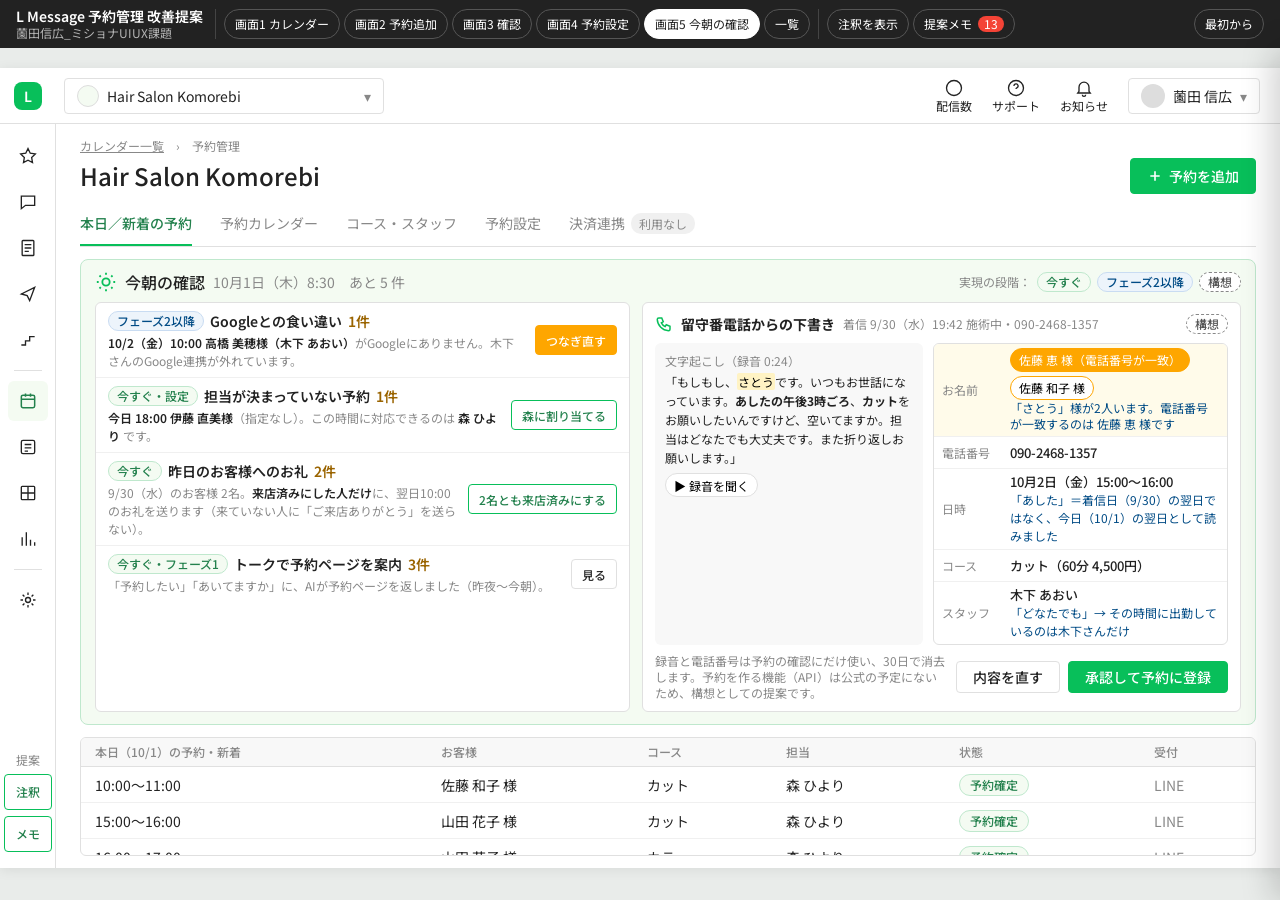
<file: today.html>
<!DOCTYPE html>
<html lang="ja">
<head>
<meta charset="UTF-8">
<meta name="viewport" content="width=1280">
<meta name="robots" content="noindex, nofollow">
<title>画面5 今朝の確認（近未来の提案）｜L Message 予約管理 改善提案</title>
<link rel="preconnect" href="https://fonts.googleapis.com">
<link rel="preconnect" href="https://fonts.gstatic.com" crossorigin>
<link href="https://fonts.googleapis.com/css2?family=Noto+Sans+JP:wght@400;500;600&display=swap" rel="stylesheet">
<link rel="stylesheet" href="css/common.css">
</head>
<body>
<div class="app" id="app">
  <div id="shell"></div>
  <div class="main col" id="main">
    <div class="crumb t-opt"><a href="calendar.html">カレンダー一覧</a>　›　予約管理</div>
    <div class="title-row">
      <h1 class="t-title">Hair Salon Komorebi</h1>
      <div class="actions"><a class="btn btn-primary" href="add.html"><svg viewBox="0 0 24 24" fill="none" stroke="currentColor" stroke-width="2.4"><path d="M12 5v14M5 12h14"/></svg>予約を追加</a></div>
    </div>
    <nav class="tabs">
      <a class="active">本日／新着の予約</a><a href="calendar.html">予約カレンダー</a><a>コース・スタッフ</a><a href="settings.html">予約設定</a><a>決済連携<span class="pill">利用なし</span></a>
    </nav>

    <section class="morning" id="morning">
      <div class="morning-h">
        <svg viewBox="0 0 24 24" fill="none" stroke="currentColor" stroke-width="2"><circle cx="12" cy="12" r="4"/><path d="M12 2v2M12 20v2M4.9 4.9l1.4 1.4M17.7 17.7l1.4 1.4M2 12h2M20 12h2M4.9 19.1l1.4-1.4M17.7 6.3l1.4-1.4"/></svg>
        <h2 class="t-head">今朝の確認</h2><span class="t-sub" id="mCount"></span>
        <span class="legend-ph" id="phaseLegend">実現の段階：<span class="ph now">今すぐ</span><span class="ph p2">フェーズ2以降</span><span class="ph idea">構想</span></span>
      </div>
      <div class="mgrid">
        <div class="mlist" id="mlist"></div>
        <div class="vm" id="vm">
          <div class="vm-h">
            <svg viewBox="0 0 24 24" fill="none" stroke="currentColor" stroke-width="2"><path d="M5 4h4l2 5-2.5 1.5a11 11 0 0 0 5 5L15 13l5 2v4a2 2 0 0 1-2 2A16 16 0 0 1 3 6a2 2 0 0 1 2-2"/></svg>
            <b>留守番電話からの下書き</b><span class="meta">着信 9/30（水）19:42 施術中・090-2468-1357</span>
            <span class="ph idea">構想</span>
          </div>
          <div class="vm-body">
            <div class="transcript" id="vmText">
              <div class="lbl">文字起こし（録音 0:24）</div>
              「もしもし、<mark>さとう</mark>です。いつもお世話になっています。<b>あしたの午後3時ごろ</b>、<b>カット</b>をお願いしたいんですけど、空いてますか。担当はどなたでも大丈夫です。また折り返しお願いします。」
              <div><button class="play" type="button" data-toast="（プロトタイプ）録音が再生されます">▶ 録音を聞く</button></div>
            </div>
            <div class="draft" id="vmDraft">
              <div class="drow amb" id="vmName"><span class="k">お名前</span><div><div class="cands" id="cands"></div><div class="ai">「さとう」様が2人います。電話番号が一致するのは 佐藤 恵 様です</div></div></div>
              <div class="drow"><span class="k">電話番号</span><span class="v">090-2468-1357</span></div>
              <div class="drow"><span class="k">日時</span><span class="v">10月2日（金）15:00〜16:00<br><span class="ai" style="font-weight:400">「あした」＝着信日（9/30）の翌日ではなく、今日（10/1）の翌日として読みました</span></span></div>
              <div class="drow"><span class="k">コース</span><span class="v">カット（60分 4,500円）</span></div>
              <div class="drow"><span class="k">スタッフ</span><span class="v">木下 あおい<br><span class="ai" style="font-weight:400">「どなたでも」→ その時間に出勤しているのは木下さんだけ</span></span></div>
            </div>
            <div class="donebox" id="vmDone"></div>
          </div>
          <div class="vm-f">
            <span class="note" id="vmPrivacy">録音と電話番号は予約の確認にだけ使い、30日で消去します。予約を作る機能（API）は公式の予定にないため、構想としての提案です。</span>
            <button class="btn" id="vmEdit">内容を直す</button>
            <button class="btn btn-primary" id="vmApprove">承認して予約に登録</button>
          </div>
        </div>
      </div>
    </section>

    <div class="ttable" id="ttable"></div>
  </div>
</div>

<script src="js/store.js"></script>
<script>
document.getElementById('shell').outerHTML = shellHTML();
const $ = id => document.getElementById(id);
const TODAY = '2026-10-01', YEST_NOTE = '9/30（水）';
let pickName = '佐藤 恵';

const ITEMS = [
  { id: 'gcal', ph: ['p2', 'フェーズ2以降'], t: 'Googleとの食い違い', cnt: '1件',
    p: '<b>10/2（金）10:00 高橋 美穂様（木下 あおい）</b>がGoogleにありません。木下さんのGoogle連携が外れています。',
    acts: [['つなぎ直す', 'btn-warn']], ok: 'つなぎ直しました（Googleに反映）',
    run: () => Store.update(st => st.gcal.kino = true), skip: st => st.gcal.kino },
  { id: 'assign', ph: ['now', '今すぐ・設定'], t: '担当が決まっていない予約', cnt: '1件',
    p: '<b>今日 18:00 伊藤 直美様</b>（指定なし）。この時間に対応できるのは <b>森 ひより</b> です。',
    acts: [['森に割り当てる', 'btn-outline']], ok: '森 ひより に割り当てました',
    run: () => Store.update(st => st.assigned.e5 = 'mori'), skip: st => !!st.assigned.e5 },
  { id: 'thanks', ph: ['now', '今すぐ'], t: '昨日のお客様へのお礼', cnt: '2件',
    p: `${YEST_NOTE}のお客様 2名。<b>来店済みにした人だけ</b>に、翌日10:00のお礼を送ります（来ていない人に「ご来店ありがとう」を送らない）。`,
    acts: [['2名とも来店済みにする', 'btn-outline']], ok: '2名を来店済みにしました。10:00にお礼を送ります' },
  { id: 'talk', ph: ['now', '今すぐ・フェーズ1'], t: 'トークで予約ページを案内', cnt: '3件',
    p: '「予約したい」「あいてますか」に、AIが予約ページを返しました（昨夜〜今朝）。',
    acts: [['見る', '']], ok: '確認しました' }
];

function renderMorning() {
  const st = Store.get();
  $('mlist').innerHTML = ITEMS.map(it => {
    const done = st.morning[it.id] || (it.skip && it.skip(st));
    return `<div class="mitem ${done ? 'done' : ''}" id="m-${it.id}">
      <div><div class="t"><span class="ph ${it.ph[0]}">${it.ph[1]}</span>${it.t}<span class="cnt">${done ? '' : it.cnt}</span></div><p>${it.p}</p></div>
      <div><div class="acts">${it.acts.map(a => `<button class="btn ${a[1]}" data-item="${it.id}">${a[0]}</button>`).join('')}</div><span class="ok">✓ ${it.ok}</span></div></div>`;
  }).join('');
  const left = ITEMS.filter(it => !(st.morning[it.id] || (it.skip && it.skip(st)))).length + (st.morning.vm ? 0 : 1);
  $('mCount').textContent = left ? `10月1日（木）8:30　あと ${left} 件` : '10月1日（木）8:30　すべて確認しました';

  $('cands').innerHTML = ['佐藤 恵', '佐藤 和子'].map(n => `<button class="cand ${pickName === n ? 'on' : ''}" data-cand="${n}">${n} 様${n === '佐藤 恵' ? '（電話番号が一致）' : ''}</button>`).join('');
  const vmDone = st.morning.vm;
  $('vm').classList.toggle('done', !!vmDone);
  if (vmDone) $('vmDone').innerHTML = `<b>✓ 承認して登録しました</b><span>${vmDone} 様　10/2（金）15:00〜16:00<br>カット・木下 あおい</span><span class="rec">この留守電（着信時刻・電話番号・文字起こし）は、予約の記録として30日間残ります。「予約したのに入っていない」と言われたときに確かめられます。</span><a class="link" href="calendar.html?d=2026-10-02&new=${st.morning.vmId}">カレンダーで見る ›</a>`;
  renderTable();
  window.refreshMarks && refreshMarks();
}

function renderTable() {
  const st = Store.get();
  const evs = eventsOf(TODAY).filter(e => e.type !== 'gcal').sort((a, b) => a.s - b.s);
  const rows = evs.map(e => {
    const staff = e.staff === 'none' ? '指定なし' : staffById(e.staff).name;
    const state = e.staff === 'none' ? '<span class="st pend">担当未定</span>' : '<span class="st ok">予約確定</span>';
    return `<tr><td>${hhmm(e.s)}〜${hhmm(e.e)}</td><td>${e.name} 様</td><td>${e.course}</td><td>${staff}</td><td>${state}</td><td style="color:var(--gray)">${e.phone ? '電話' : 'LINE'}</td></tr>`;
  });
  const nv = st.added.filter(a => a.src === 'vm');
  nv.forEach(a => rows.push(`<tr class="isnew"><td>${SALON.days[a.day].short} ${hhmm(a.s)}〜</td><td>${a.name} 様</td><td>${a.course}</td><td>${staffById(a.staff).name}</td><td><span class="st vm">留守電から登録</span></td><td style="color:var(--gray)">電話</td></tr>`));
  $('ttable').innerHTML = `<table><thead><tr><th>本日（10/1）の予約・新着</th><th>お客様</th><th>コース</th><th>担当</th><th>状態</th><th>受付</th></tr></thead><tbody>${rows.join('')}</tbody></table>`;
}

$('main').addEventListener('click', e => {
  const b = e.target.closest('[data-item]');
  if (b) {
    const it = ITEMS.find(x => x.id === b.dataset.item);
    if (it.run) it.run();
    Store.update(st => st.morning[it.id] = true);
    renderMorning(); toast(it.ok); return;
  }
  const c = e.target.closest('[data-cand]');
  if (c) { pickName = c.dataset.cand; renderMorning(); return; }
  const t = e.target.closest('[data-toast]');
  if (t) { toast(t.dataset.toast); return; }
});
$('vmEdit').onclick = () => { location.href = 'add.html?d=2026-10-02&staff=kino&t=900'; };
$('vmApprove').onclick = () => {
  const id = 'vm' + Date.now();
  Store.update(st => {
    st.added.push({ id, day: '2026-10-02', staff: 'kino', s: 900, e: 960, name: pickName, course: 'カット', phone: '090-2468-1357', src: 'vm' });
    st.morning.vm = pickName; st.morning.vmId = id;
  });
  renderMorning();
  toast(`${pickName} 様の予約を登録しました。折り返しのSMS／電話で確認をお伝えします`);
};

window.PAGE = {
  id: 'today',
  title: '画面5 今朝の確認（近未来の提案）',
  before: 'images/before-screen5.png',
  points: [
    { for: '#phaseLegend', t: '実現の段階をバッジで分ける', b: '9/30に公開されたエルメのAPI・Webhookを読んで、「今すぐ（今の設定・フェーズ1）」「フェーズ2以降（予約の通知が届いてから）」「構想（公式の予定にない）」を分けた。できることとできないことを混ぜない。', ref: 'L Message API/Webhook リファレンス 版数1.1.0（Phase 1）' },
    { for: '#morning .morning-h h2', t: '毎朝見るのは「確かめること」だけ', b: '全予約を見比べるのではなく、食い違い・担当未定・来店確認など、人が判断することだけをAIが並べる。すべて済むと「すべて確認しました」になる。', ref: '9/29の検討：「毎朝の確認は食い違いだけをAIが報告」' },
    { for: '#m-gcal', t: 'Googleとの食い違い［フェーズ2以降］', b: '連携が外れても気づけなかった問題への答え。フェーズ2で予約の通知が届くようになれば、AIが予約の写しを持ち、Googleと突き合わせられる（転送の成功は記録されないため、受け取る側で記録を持つ）。', ref: '検証 No.38・39・40' },
    { for: '#m-assign', t: '担当未定の提案［今すぐ］', b: '自動割り当ての設定はすでにある。その時間に出勤している人を示し、店主が1回押すだけで決まる。', ref: '検証 No.35・46' },
    { for: '#m-thanks', t: '来店済みにしてからお礼［今すぐ］', b: '今は来店したかどうかに関係なく、翌日10:00に同じ文面のお礼が届く。来店済みにした人にだけ送る。', ref: '検証 No.58' },
    { for: '#m-talk', t: 'トークで予約ページを案内［フェーズ1］', b: 'お客様の「予約したい」をWebhookでAIが受け取り、意味で判断して、APIのメッセージ送信で予約ページを返す。9/30公開のフェーズ1でできる範囲。', ref: '検証 No.16・17・48／API：/v1/messages/push' },
    { for: '#vmText', t: '留守番電話の文字起こし［構想］', b: '施術中にかかった電話を文字にする。電話番号・着信時刻・録音が残るので、予約番号がなく「予約したのに入っていない」を調べられない問題に、記録として答えられる。電話の安心はそのまま、電話のあとの手間だけをなくす。', ref: '検証 No.26・50・51' },
    { for: '#vmName', t: 'あいまいな所は黄色で、人が選ぶ', b: '文字起こしは完璧ではないからこそ、名前の聞き違い・「あした」がいつか・担当の決め方を、AIの読み方と一緒に見せる。電話番号の一致など根拠も添える。', ref: '9/29の検討：「AIの解釈を店主が確かめて承認する」' },
    { for: '#vmApprove', t: '最後は店主が承認して登録', b: 'AIは下書きまで。承認すると予約に入り、カレンダーと本日の一覧に「留守電から登録」として表示される。直すときは、画面2の予約追加が日時・担当が入った状態で開く。', ref: '予約を作るAPIはフェーズ1〜3に予定なし（9/30確認）→ 構想として提案' },
    { for: '#vmPrivacy', t: '声と電話番号の扱い', b: '個人情報なので、予約の確認に使う範囲で残し、一定期間で消すことを画面に明記する。', ref: '' }
  ],
  extra: [{ title: '実現の段階（ロードマップとの対応）', points: [
    { t: '今すぐ', b: '担当の割り当て・来店済み・予約完了の文面など、今のエルメの設定と画面の改善だけでできること。フェーズ1のAPI（メッセージ送信・Webhook転送）で、トークへの自動案内もできる。' },
    { t: 'フェーズ2以降', b: 'サロン予約の受付・変更・キャンセルの通知が外部に届くようになったら、AIが予約の写しと記録を持ち、毎朝Googleとの食い違いを報告する。' },
    { t: '構想', b: '留守電から予約の下書きを作り、承認でエルメに登録する。予約を作るAPIがあれば実現できる、という要望として提案する。' }
  ] }]
};
renderMorning();
</script>
<script src="js/memo.js"></script>
</body>
</html>
</file>
<file: css/common.css>
/* ===== L Message デザインガイドのトークン ===== */
:root{
  --main:#08bf5a; --main-weak:#f4fbf2; --main-strong:#23814d;
  --text:#222222; --white:#ffffff; --border:#e0e0e0;
  --gray:#888888; --gray-2:#dddddd; --gray-3:#f8f8f8; --gray-4:#b4b4b4; --gray-5:#f0f0f0;
  --link:#5799DB; --link-weak:#edf4fb; --link-strong:#004b85;
  --error:#f44336; --error-weak:#fdebe9; --error-strong:#a10000;
  --warn:#fea600; --warn-weak:#fef5e4;
}
*{box-sizing:border-box;margin:0;padding:0}
body{font-family:"Noto Sans JP",sans-serif;color:var(--text);background:#e9ecea;font-size:14px;line-height:22px;min-width:1280px}
button{font-family:inherit;cursor:pointer}
a{cursor:pointer}

/* 文字の階層（ガイド準拠） */
.t-title{font-size:24px;font-weight:500;line-height:32px}
.t-screen{font-size:20px;font-weight:500;line-height:28px}
.t-head{font-size:16px;font-weight:500;line-height:24px}
.t-body{font-size:14px;font-weight:400;line-height:22px}
.t-strong{font-size:14px;font-weight:600;line-height:22px}
.t-sub{font-size:14px;font-weight:400;line-height:22px;color:var(--gray)}
.t-opt{font-size:12px;font-weight:400;line-height:16px}

/* ===== アプリの枠 1280×800 ===== */
.app{width:1280px;height:800px;margin:0 auto;background:#fff;position:relative;overflow:hidden}
@media (min-height:840px){.app{margin-top:20px;box-shadow:0 2px 12px rgba(0,0,0,.08)}}

.app-header{height:56px;border-bottom:1px solid var(--border);display:flex;align-items:center;padding:0 20px 0 0}
.logo{width:56px;display:flex;justify-content:center}
.logo span{width:28px;height:28px;border-radius:8px;background:var(--main);color:#fff;font-weight:600;display:flex;align-items:center;justify-content:center}
.store-select{display:flex;align-items:center;gap:8px;border:1px solid var(--border);border-radius:4px;height:36px;padding:0 12px;width:320px;margin-left:8px}
.store-select .ico{width:22px;height:22px;border-radius:50%;background:var(--main-weak);border:1px solid var(--gray-2)}
.store-select .caret{margin-left:auto;color:var(--gray)}
.header-right{margin-left:auto;display:flex;align-items:center;gap:20px}
.hicon{display:flex;flex-direction:column;align-items:center}
.hicon svg{width:20px;height:20px}
.user{display:flex;align-items:center;gap:8px;border:1px solid var(--border);border-radius:4px;height:36px;padding:0 12px}
.avatar{width:24px;height:24px;border-radius:50%;background:var(--gray-2)}

.rail{position:absolute;top:56px;left:0;bottom:0;width:56px;border-right:1px solid var(--border);display:flex;flex-direction:column;align-items:center;padding-top:12px;gap:6px;background:#fff}
.rail a{width:40px;height:40px;border-radius:6px;display:flex;align-items:center;justify-content:center;color:var(--text)}
.rail a:hover{background:var(--gray-3)}
.rail a.active{background:var(--main-weak);color:var(--main-strong)}
.rail svg{width:20px;height:20px}
.rail .sep{width:28px;height:1px;background:var(--border);margin:4px 0}

.main{position:absolute;top:56px;left:56px;right:0;bottom:0;padding:14px 24px 0}
.crumb{color:var(--gray)}
.crumb a{color:var(--gray);text-decoration:underline}
.title-row{display:flex;align-items:center;margin-top:4px}
.title-row .actions{margin-left:auto;display:flex;gap:8px}
.tabs{display:flex;gap:28px;border-bottom:1px solid var(--border);margin-top:8px}
.tabs a{padding:10px 0;color:var(--gray);text-decoration:none}
.tabs a.active{color:var(--main-strong);font-weight:500;border-bottom:2px solid var(--main)}
.tabs .pill{font-size:12px;line-height:16px;background:var(--gray-5);color:var(--gray);padding:2px 8px;border-radius:10px;margin-left:6px}

/* ボタン */
a.btn{text-decoration:none}
.btn{height:36px;border-radius:4px;padding:0 16px;font-size:14px;font-weight:500;display:inline-flex;align-items:center;justify-content:center;gap:6px;border:1px solid var(--border);background:#fff;color:var(--text);white-space:nowrap}
.btn:hover{background:var(--gray-3)}
.btn svg{width:16px;height:16px}
.btn-primary{background:var(--main);border-color:var(--main);color:#fff}
.btn-primary:hover{background:var(--main-strong)}
.btn-outline{border-color:var(--main);color:var(--main-strong)}
.btn[disabled]{background:var(--gray-2);border-color:var(--gray-2);color:#fff;cursor:not-allowed}
.btn-warn{background:var(--warn);border-color:var(--warn);color:#fff}
.btn-warn:hover{background:#e59500}
.btn-link{background:var(--link);border-color:var(--link);color:#fff}
.btn-link:hover{background:var(--link-strong)}
.btn-err{background:var(--error);border-color:var(--error);color:#fff}
.btn-err:hover{background:var(--error-strong)}
.btn-line-link{border-color:var(--link);color:var(--link-strong)}
.iconbtn{width:36px;height:36px;border:1px solid var(--border);border-radius:4px;background:#fff;display:inline-flex;align-items:center;justify-content:center;font-size:16px}
.iconbtn:hover{background:var(--gray-3)}
.link{color:var(--link);text-decoration:none;font-weight:500;background:none;border:0;font-size:inherit}
.link:hover{color:var(--link-strong);text-decoration:underline}
.seg{display:flex;border:1px solid var(--border);border-radius:4px;overflow:hidden;height:36px}
.seg button{border:0;background:#fff;padding:0 14px;font-size:14px;color:var(--text)}
.seg button+button{border-left:1px solid var(--border)}
.seg button.on{background:var(--main);color:#fff;font-weight:500}
.dot{width:8px;height:8px;border-radius:50%;display:inline-block;margin-right:6px;flex-shrink:0}
.dot.ok{background:var(--main)}
.dot.ng{background:var(--warn)}
.badge{display:inline-flex;align-items:center;gap:4px;font-size:12px;line-height:16px;font-weight:500;padding:0 6px;border-radius:3px}
.badge.warn{background:#fff;color:#9a6400;border:1px solid var(--warn)}
.badge.new{background:var(--main);color:#fff}

/* ===== 状態の帯・操作の行 ===== */
.status-row{display:flex;gap:12px;margin-top:14px}
.status{display:flex;align-items:center;gap:12px;border-radius:6px;padding:0 16px;height:44px;border:1px solid var(--border);background:#fff;white-space:nowrap}
.status.grow{flex:1}
.status.warn{background:var(--warn-weak);border-color:#f6d9a0}
.status.ok{background:var(--main-weak);border-color:#bfe8cd}
.status .lbl{font-weight:500}
.status .item{display:flex;align-items:center}
.status .div{width:1px;height:20px;background:var(--gray-2)}
.warn-ico{color:var(--warn);width:18px;height:18px;flex-shrink:0}
.toolbar{display:flex;align-items:center;gap:8px;margin-top:12px;white-space:nowrap}
.toolbar>*{flex-shrink:0}
.datebox{display:flex;align-items:center;gap:6px;height:36px;border:1px solid var(--border);border-radius:4px;padding:0 12px;font-weight:500;min-width:150px;justify-content:center}
.select{height:36px;border:1px solid var(--border);border-radius:4px;padding:0 12px;display:flex;align-items:center;gap:24px;background:#fff}
.search{height:36px;border:1px solid var(--border);border-radius:4px;padding:0 12px;display:flex;align-items:center;gap:8px;width:240px;color:var(--gray-4)}

/* ===== 横のタイムライン（画面1） ===== */
.tl{margin-top:12px;border:1px solid var(--border);border-radius:6px;overflow:hidden}
.tl-head,.tl-row{display:grid;grid-template-columns:196px 1fr}
.tl-head{height:36px;background:var(--gray-3);border-bottom:1px solid var(--border)}
.tl-head .staff-h{padding:7px 16px;font-weight:500;border-right:1px solid var(--border)}
.hours{position:relative}
.hours span{position:absolute;top:7px;font-size:12px;line-height:22px;color:var(--gray);transform:translateX(4px)}
.tl-row{height:112px;border-bottom:1px solid var(--border)}
.tl-row:last-child{border-bottom:0}
.staff{padding:14px 16px;border-right:1px solid var(--border);display:flex;flex-direction:column;gap:2px;white-space:nowrap}
.staff .name{display:flex;align-items:center;gap:6px;font-weight:600}
.staff .meta{font-size:12px;line-height:16px;color:var(--gray)}
.staff .g{font-size:12px;line-height:16px;display:flex;align-items:center;margin-top:4px}
.staff .g.ng{color:#9a6400}
.lane{position:relative;background-image:linear-gradient(to right,var(--gray-5) 1px,transparent 1px);background-size:10% 100%}
.blk{position:absolute;top:14px;bottom:14px;border-radius:4px;padding:6px 8px;overflow:hidden;font-size:12px;line-height:16px;cursor:pointer}
.blk .nm{font-size:14px;font-weight:600;line-height:20px;white-space:nowrap}
.blk .cs{color:var(--gray);white-space:nowrap}
.blk.rsv{background:var(--main-weak);border:1px solid #bfe8cd;border-left:4px solid var(--main)}
.blk.rsv:hover{border-color:var(--main)}
.blk.rsv.ov{padding:2px 8px;border-color:var(--error);border-left-color:var(--error);background:var(--error-weak)}
.blk.gcal{background:var(--gray-5);border:1px solid var(--gray-2);display:flex;flex-direction:column;justify-content:center}
.blk.gcal .gtag{display:inline-flex;align-items:center;gap:4px;font-weight:500;white-space:nowrap}
.blk.break{background:repeating-linear-gradient(135deg,#fff 0 6px,var(--gray-5) 6px 12px);border:1px solid var(--gray-2);display:flex;align-items:center;justify-content:center;color:var(--gray)}
.blk.outside{background:#fff;border:1px dashed var(--gray-4);display:flex;align-items:center;justify-content:center;color:var(--gray)}
.blk.off{left:0;right:0;top:0;bottom:0;border-radius:0;background:var(--gray-3);display:flex;align-items:center;justify-content:flex-end;padding-right:24px;gap:16px;color:var(--gray);cursor:default}
.blk.off .t{font-size:14px;font-weight:500;color:var(--text)}
.blk.pending{background:var(--warn-weak);border:1px solid var(--warn);border-left:4px solid var(--warn)}
.blk.pending .assign{display:block;margin-top:4px;color:var(--link);font-weight:500;white-space:nowrap;background:none;border:0;padding:0;font-size:12px}
.blk.pending .assign:hover{text-decoration:underline}
.blk.hold{background:#fff;border:1px dashed var(--warn)}
.blk.isnew{box-shadow:0 0 0 3px var(--main);animation:pulse 1.4s ease-in-out 3}
@keyframes pulse{50%{box-shadow:0 0 0 6px rgba(8,191,90,.25)}}
.free{position:absolute;top:14px;bottom:14px;border-radius:4px;display:flex;align-items:center;justify-content:center;color:var(--main-strong);font-size:12px;line-height:16px;opacity:0;border:1px dashed var(--main);background:var(--main-weak);cursor:pointer;transition:opacity .15s;white-space:nowrap}
.free:hover{opacity:1}
a.free{text-decoration:none}
.same{position:absolute;bottom:2px;height:12px;border:1px solid var(--link);border-top:0;border-radius:0 0 4px 4px;pointer-events:none}
.same span{position:absolute;left:50%;transform:translate(-50%,2px);background:var(--link-weak);color:var(--link-strong);font-size:12px;line-height:16px;padding:0 6px;border-radius:8px;white-space:nowrap}

.legend{display:flex;align-items:center;gap:18px;margin-top:12px;padding:10px 16px;border:1px solid var(--border);border-radius:6px;background:#fff;white-space:nowrap}
.legend .lg{display:flex;align-items:center;gap:8px;font-size:12px;line-height:16px}
.legend .toggles{margin-left:auto;display:flex;align-items:center;gap:6px}
.sw{width:28px;height:16px;border-radius:3px}
.sw.rsv{background:var(--main-weak);border:1px solid #bfe8cd;border-left:4px solid var(--main)}
.sw.gcal{background:var(--gray-5);border:1px solid var(--gray-2)}
.sw.break{background:repeating-linear-gradient(135deg,#fff 0 4px,var(--gray-5) 4px 8px);border:1px solid var(--gray-2)}
.sw.off{background:var(--gray-3);border:1px solid var(--gray-2)}
.sw.outside{background:#fff;border:1px dashed var(--gray-4)}
.sw.pending{background:var(--warn-weak);border:1px solid var(--warn)}
.chip{white-space:nowrap;height:28px;border-radius:14px;padding:0 10px;display:flex;align-items:center;gap:4px;border:1px solid var(--border);font-size:12px;line-height:16px;background:#fff;color:var(--gray)}
.chip.on{border-color:var(--main);color:var(--main-strong);background:var(--main-weak)}
.chip svg{width:12px;height:12px}

/* 理由のポップオーバー */
.pop{position:absolute;width:320px;background:#fff;border:1px solid var(--border);border-radius:8px;box-shadow:0 6px 20px rgba(0,0,0,.12);padding:16px;z-index:20}
.pop::before{content:"";position:absolute;top:-7px;left:var(--arrow,40px);width:12px;height:12px;background:#fff;border-left:1px solid var(--border);border-top:1px solid var(--border);transform:rotate(45deg)}
.pop h4{font-size:16px;font-weight:500;line-height:24px;display:flex;align-items:center;gap:6px}
.pop p{margin-top:6px}
.pop .note{margin-top:4px;font-size:12px;line-height:16px;color:var(--gray)}
.pop .row{display:flex;gap:8px;justify-content:flex-end;margin-top:12px}
.pop .btn{height:32px;padding:0 12px}

/* お知らせ（トースト） */
.toast{position:absolute;left:50%;bottom:28px;transform:translateX(-50%);background:var(--text);color:#fff;border-radius:6px;padding:10px 18px;display:flex;align-items:center;gap:10px;z-index:40;box-shadow:0 6px 20px rgba(0,0,0,.2);white-space:nowrap}
.toast svg{width:18px;height:18px;color:var(--main)}
.toast[hidden]{display:none}

/* ===== 予約追加のモーダル（画面2） ===== */
.dim{position:absolute;inset:0;background:rgba(34,34,34,.45);z-index:10}
.modal{position:absolute;top:28px;left:52px;width:1176px;height:752px;background:#fff;border-radius:8px;z-index:11;display:flex;flex-direction:column;box-shadow:0 12px 40px rgba(0,0,0,.2);overflow:hidden}
.modal-head{height:56px;display:flex;align-items:center;gap:10px;padding:0 24px;border-bottom:1px solid var(--border);flex-shrink:0}
.modal-head .sub{color:var(--gray);margin-left:8px}
.modal-head .x{margin-left:auto;border:0;background:none;font-size:22px;color:var(--gray)}
.modal-body{flex:1;display:grid;grid-template-columns:448px 1fr;min-height:0}
.col-in{padding:14px 24px;border-right:1px solid var(--border);overflow:hidden}
.col-out{padding:14px 24px 0;display:flex;flex-direction:column;min-height:0}
.sec{margin-bottom:10px}
.sec-h{display:flex;align-items:center;gap:6px;font-size:16px;font-weight:500;line-height:24px;margin-bottom:6px;white-space:nowrap}
.sec-h svg{width:18px;height:18px;flex-shrink:0}
.sec-h .req{font-size:12px;line-height:16px;color:var(--gray);font-weight:400}
.inp{height:36px;border:1px solid var(--border);border-radius:4px;padding:0 12px;display:flex;align-items:center;gap:8px;background:#fff;font-size:14px;width:100%;font-family:inherit;color:var(--text)}
input.inp:focus,select.inp:focus{outline:2px solid var(--main);outline-offset:-1px;border-color:var(--main)}
input.inp::placeholder{color:var(--gray-4)}
.inp.err{border-color:var(--error);background:var(--error-weak)}
.errmsg{color:var(--error-strong);font-size:12px;line-height:16px;margin-top:2px}
.errmsg[hidden]{display:none}
.searchbox{position:relative}
.searchbox svg{position:absolute;left:12px;top:10px}
.searchbox .inp{padding-left:34px}
.chips{display:flex;gap:6px;margin-top:6px;white-space:nowrap}
.cchip{height:28px;flex-shrink:0;border:1px solid var(--border);border-radius:14px;padding:0 12px;background:#fff;font-size:12px;line-height:16px;color:var(--text)}
.cchip:hover{border-color:var(--main)}
.cchip.on{border-color:var(--main);background:var(--main-weak);color:var(--main-strong);font-weight:500}
.cchip .fr{color:var(--main);margin-right:2px}
.radio{display:flex;align-items:center;gap:8px;margin-top:8px;cursor:pointer;background:none;border:0;font-size:14px;color:var(--text)}
.radio .rd{width:16px;height:16px;border-radius:50%;border:2px solid var(--gray-4);display:inline-block}
.radio.on .rd{border-color:var(--main);box-shadow:inset 0 0 0 3px #fff;background:var(--main)}
.nf{display:grid;grid-template-columns:1fr 1fr;gap:6px 8px;margin-top:4px;padding-left:24px}
.nf label{font-size:12px;line-height:16px;color:var(--gray);display:block;margin-bottom:2px}
.nf .full{grid-column:1/3}
.nf.disabled{opacity:.4;pointer-events:none}
.opt-grid{display:grid;grid-template-columns:1fr 1fr 1fr 1.3fr;gap:6px}
.opt-grid.s3{grid-template-columns:repeat(3,1fr)}
.opt{white-space:nowrap;border:1px solid var(--border);border-radius:6px;background:#fff;padding:5px 2px;text-align:center;font-size:14px;line-height:20px;color:var(--text)}
.opt:hover{border-color:var(--main)}
.opt small{display:block;font-size:12px;line-height:16px;color:var(--gray)}
.opt.on{background:var(--main);border-color:var(--main);color:#fff;font-weight:500}
.opt.on small{color:#fff}
.opt:disabled{background:var(--gray-3);color:var(--gray-4);cursor:not-allowed;border-color:var(--border)}
.opt:disabled small{color:var(--gray)}
.dtrow{display:grid;grid-template-columns:1.3fr 1fr;gap:8px}
select.inp{appearance:auto}
.dtnote{font-size:12px;line-height:16px;color:var(--gray);margin-top:4px}
.dtnote.ok{color:var(--main-strong)}
.price{background:var(--gray-3);border-radius:6px;padding:6px 14px;line-height:20px}
.price .r{display:flex;justify-content:space-between;color:var(--gray)}
.price .tot{display:flex;justify-content:space-between;border-top:1px solid var(--border);margin-top:4px;padding-top:4px;font-weight:600;color:var(--main-strong)}
.sw-row{display:flex;align-items:center;gap:8px;margin-top:4px;white-space:nowrap}
.tg{width:36px;height:20px;border-radius:10px;background:var(--main);position:relative;border:0;flex-shrink:0}
.tg::after{content:"";position:absolute;top:2px;left:18px;width:16px;height:16px;border-radius:50%;background:#fff;transition:left .15s}
.tg.off{background:var(--gray-2)}
.tg.off::after{left:2px}
.sw-row .t-opt{color:var(--gray)}

.out-head{display:flex;align-items:center;gap:8px;margin-bottom:8px}
.out-head .sec-h{margin:0}
.out-head .seg{margin-left:auto;height:32px}
.vgrid{border:1px solid var(--border);border-radius:6px;overflow:hidden}
.vg-h{display:grid;grid-template-columns:56px 1fr 1fr 1fr;height:30px;background:var(--gray-3);border-bottom:1px solid var(--border);font-weight:500}
.vg-h div{display:flex;align-items:center;justify-content:center;border-left:1px solid var(--border)}
.vg-h div:first-child{border-left:0;font-size:12px;color:var(--gray);font-weight:400}
.vg-body{position:relative;display:grid;grid-template-columns:56px 1fr 1fr 1fr;height:300px}
.vg-times{position:relative}
.vg-times span{position:absolute;left:0;right:0;text-align:center;font-size:12px;line-height:30px;color:var(--gray)}
.vcol{position:relative;border-left:1px solid var(--border);background-image:linear-gradient(to bottom,var(--gray-5) 1px,transparent 1px);background-size:100% 30px}
.vb{position:absolute;left:4px;right:4px;border-radius:3px;font-size:12px;line-height:14px;display:flex;align-items:center;gap:6px;padding:0 8px;white-space:nowrap;overflow:hidden}
.vb b{font-weight:600}
.vb.rsv{background:var(--main-weak);border-left:3px solid var(--main)}
.vb.gcal{background:var(--gray-5)}
.vb.break{background:repeating-linear-gradient(135deg,#fff 0 5px,var(--gray-5) 5px 10px);color:var(--gray);justify-content:center}
.vb.outside{background:var(--gray-3);color:var(--gray-4);justify-content:center}
.vb.hold{border:1px dashed var(--warn);background:#fff}
.vb.pending{background:var(--warn-weak);border-left:3px solid var(--warn)}
.vb.off{background:var(--gray-3);flex-direction:column;justify-content:center;color:var(--gray);gap:2px}
.vb.off b{font-size:14px;color:var(--text);font-weight:500}
.vb.vfree{border:1px dashed var(--gray-2);color:var(--gray);justify-content:center;cursor:pointer;background:#fff}
.vb.vfree:hover{border-color:var(--main);color:var(--main-strong);background:var(--main-weak)}
.vb.sel{border:2px solid var(--main);background:rgba(244,251,242,.9);color:var(--main-strong);font-weight:600;justify-content:center;z-index:2}
.vb.sel.clash{border-color:var(--error);background:rgba(253,235,233,.9);color:var(--error-strong)}
.cards{display:grid;grid-template-columns:1.25fr 1fr;gap:12px;margin-top:10px}
.pcard{border:1px solid var(--border);border-radius:6px;padding:10px 12px;font-size:12px;line-height:18px}
.pcard h5{font-size:14px;font-weight:600;line-height:20px;display:flex;align-items:center;gap:6px;margin-bottom:6px}
.pcard.line h5{color:var(--main-strong)}
.bubble{background:var(--main-weak);border-radius:10px;padding:8px 12px}
.bubble .k{color:var(--gray)}
.bubble.empty{background:var(--gray-3);color:var(--gray)}
.gline{display:flex;align-items:flex-start;gap:8px}
.gline + .gline{margin-top:8px}
.gline .dot{margin-top:6px}
.gstat{font-weight:600}
.gstat.ok{color:var(--main-strong)}
.gstat.no{color:#9a6400}
.confirm{margin-top:auto;height:64px;border-top:1px solid var(--border);display:flex;align-items:center;gap:12px;margin-left:-24px;margin-right:-24px;padding:0 24px;background:#fff}
.confirm .sum{font-weight:600;white-space:nowrap}
.confirm .sum.empty{color:var(--gray);font-weight:400}
.confirm .act{margin-left:auto;display:flex;gap:8px;flex-shrink:0}

/* ===== 確認ダイアログ（画面3） ===== */
.dim2{position:absolute;inset:0;background:rgba(34,34,34,.35);z-index:30}
.cmodal{position:absolute;left:300px;width:680px;background:#fff;border-radius:10px;z-index:31;box-shadow:0 16px 48px rgba(0,0,0,.25);overflow:hidden}
.cm-head{display:flex;align-items:flex-start;gap:12px;padding:20px 24px 12px}
.cm-head .x{margin-left:auto;border:0;background:none;font-size:22px;color:var(--gray);line-height:24px}
.cm-sub{color:var(--gray);margin-top:2px}
.cm-target{margin:0 24px 12px;background:var(--gray-3);border-radius:6px;padding:8px 14px;display:flex;gap:16px;align-items:center;white-space:nowrap}
.cm-target b{font-weight:600}
.cm-list{padding:0 24px;display:flex;flex-direction:column;gap:10px}
.ck{border:1px solid var(--border);border-left-width:4px;border-radius:6px;padding:12px 14px;display:grid;grid-template-columns:28px 1fr auto;gap:10px;align-items:start}
.ck .ic{width:24px;height:24px;border-radius:50%;display:flex;align-items:center;justify-content:center;color:#fff;font-weight:600;font-size:14px;margin-top:1px}
.ck h4{font-size:16px;font-weight:500;line-height:24px}
.ck p{color:var(--gray);margin-top:2px}
.ck p b{color:var(--text);font-weight:600}
.ck .acts{display:flex;flex-direction:column;gap:6px;min-width:176px}
.ck .acts .btn{height:32px}
.ck .sublink{font-size:12px;line-height:16px;text-align:center;color:var(--gray);text-decoration:underline;background:none;border:0}
.ck.warn{border-left-color:var(--warn)}
.ck.warn .ic{background:var(--warn)}
.ck.info{border-left-color:var(--link)}
.ck.info .ic{background:var(--link)}
.ck.err{border-left-color:var(--error);background:var(--error-weak)}
.ck.err .ic{background:var(--error)}
.ck .done{display:none;align-items:center;gap:6px;color:var(--main-strong);font-weight:600;white-space:nowrap}
.ck.resolved{background:var(--main-weak);border-left-color:var(--main)}
.ck.resolved .ic{background:var(--main)}
.ck.resolved .acts .btn,.ck.resolved .acts .sublink{display:none}
.ck.resolved .done{display:flex}
.cm-foot{display:flex;align-items:center;gap:12px;padding:16px 24px;margin-top:14px;border-top:1px solid var(--border)}
.cm-foot .left{color:var(--gray)}
.cm-foot .left b{color:var(--text);font-weight:600}
.cm-foot .act{margin-left:auto;display:flex;gap:8px}

/* ===== プレゼン用ツールバーと提案メモ（エルメの画面とは別の、説明用のレイヤー） ===== */
body{padding-top:48px}
.app{margin-top:12px}
@media (min-height:880px){.app{margin-top:20px}}
.pbar{position:fixed;top:0;left:0;right:0;height:48px;background:#222;color:#fff;z-index:100;display:flex;align-items:center;gap:8px;padding:0 16px;white-space:nowrap}
.pbar .ttl{font-size:12px;line-height:16px;color:#b4b4b4;margin-right:4px}
.pbar .ttl b{display:block;color:#fff;font-size:14px;line-height:18px;font-weight:600}
.pbar .grp{display:flex;gap:4px;padding-left:8px;border-left:1px solid #444}
.pbtn{height:30px;border-radius:15px;border:1px solid #555;background:transparent;color:#fff;font-size:12px;line-height:16px;padding:0 10px;display:inline-flex;align-items:center;gap:6px;text-decoration:none}
.pbtn:hover{background:#333}
.pbtn.on,.pbtn[aria-pressed="true"]{background:#fff;color:#222;border-color:#fff}
.pbtn .n{background:var(--error);color:#fff;border-radius:9px;padding:0 6px;font-size:12px;line-height:16px}
.pbar .sp{margin-left:auto}
.memo{position:fixed;top:48px;right:0;bottom:0;width:420px;background:#fff;z-index:101;box-shadow:-8px 0 30px rgba(0,0,0,.18);display:flex;flex-direction:column;transform:translateX(100%);transition:transform .2s}
.memo.open{transform:none}
.memo-head{background:#333;color:#fff;padding:12px 20px;display:flex;align-items:center;gap:10px}
.memo-head .x{margin-left:auto;background:none;border:0;color:#fff;font-size:22px}
.memo-head small{display:block;color:#b4b4b4;font-size:12px;line-height:16px}
.memo-body{flex:1;overflow:auto;padding:16px 20px 24px}
.memo-body h3{margin:16px 0 8px}
.memo-body h3:first-child{margin-top:0}
.memo-body ol{list-style:none;display:flex;flex-direction:column;gap:10px}
.memo-body li{display:grid;grid-template-columns:24px 1fr;gap:8px}
.memo-body li .num{width:22px;height:22px;border-radius:50%;background:var(--error);color:#fff;font-size:12px;font-weight:600;display:flex;align-items:center;justify-content:center;margin-top:1px}
.memo-body li b{font-weight:600}
.memo-body .ref{display:block;color:var(--gray);font-size:12px;line-height:16px;margin-top:2px}
.memo-body .before{border:1px dashed var(--gray-4);border-radius:6px;background:var(--gray-3);min-height:120px;display:flex;align-items:center;justify-content:center;overflow:hidden}
.memo-body .before:has(img){display:block;border-style:solid;border-color:var(--border);background:#fff;min-height:0}
.memo-body .before:has(img) .ph{display:none}
.memo-body .before a{display:block;cursor:zoom-in}
.memo-body .before img{width:100%;display:block}
.memo-body .zoom{font-size:12px;line-height:16px;color:var(--gray);margin-top:4px}
.memo-body .before .ph{color:var(--gray);font-size:12px;line-height:16px;padding:12px;text-align:center}
.mk{position:absolute;width:24px;height:24px;border-radius:50%;background:var(--error);color:#fff;font-size:12px;font-weight:600;display:none;align-items:center;justify-content:center;z-index:90;box-shadow:0 0 0 3px #fff;pointer-events:none}
body.marks-on .mk{display:flex}

/* ===== 左メニュー下の「注釈」「メモ」ボタン（画像2の形） ===== */
.railtools{position:absolute;left:4px;bottom:16px;width:48px;display:flex;flex-direction:column;gap:6px;z-index:95}
.railtools .lbl{font-size:12px;line-height:16px;color:var(--gray);text-align:center}
.rtbtn{width:48px;height:36px;border:1px solid var(--main);border-radius:4px;background:#fff;color:var(--main-strong);font-size:12px;line-height:16px;font-weight:500;padding:0}
.rtbtn:hover{background:var(--main-weak)}
.rtbtn[aria-pressed="true"]{background:var(--main);color:#fff}

/* ===== 画面4：予約設定 ===== */
.set-wrap{display:grid;grid-template-columns:208px 1fr;gap:0;margin-top:0;height:calc(100% - 128px)}
.set-side{border-right:1px solid var(--border);padding:12px 0;overflow:hidden}
.set-side .grp{display:flex;align-items:center;gap:8px;padding:6px 12px;background:var(--gray-3);font-weight:500;margin:4px 0}
.set-side .grp svg{width:18px;height:18px}
.set-side a{display:block;padding:8px 12px 8px 16px;border-left:3px solid transparent;color:var(--text);text-decoration:none;font-size:14px;line-height:20px}
.set-side a:hover{background:var(--gray-3)}
.set-side a.on{border-left-color:var(--main);color:var(--main-strong);background:var(--main-weak);font-weight:500}
.set-main{padding:16px 0 0 24px;min-width:0}
.set-main h2{margin-bottom:2px}
.set-grid{display:grid;grid-template-columns:repeat(3,1fr) 236px;gap:14px;margin-top:14px}
.scard{border:1px solid var(--border);border-radius:8px;background:#fff;display:flex;flex-direction:column;overflow:hidden}
.scard-h{display:flex;align-items:center;gap:10px;padding:12px 14px;position:relative}
.scard-h .ci{width:40px;height:40px;border-radius:50%;display:flex;align-items:center;justify-content:center;color:#fff;flex-shrink:0}
.scard-h .ci svg{width:22px;height:22px}
.scard-h h3{font-size:16px;font-weight:600;line-height:24px}
.scard-h .badge{position:absolute;top:10px;right:10px}
.scard.rsv .scard-h{background:var(--main-weak)} .scard.rsv .ci{background:var(--main)} .scard.rsv h3{color:var(--main-strong)}
.scard.chg .scard-h{background:var(--link-weak)} .scard.chg .ci{background:var(--link)} .scard.chg h3{color:var(--link-strong)}
.scard.cxl .scard-h{background:var(--error-weak)} .scard.cxl .ci{background:var(--error)} .scard.cxl h3{color:var(--error-strong)}
.badge.newb{background:var(--link);color:#fff}
.srow{display:grid;grid-template-columns:12px 1fr 16px;gap:8px;align-items:start;padding:10px 14px;border-top:1px solid var(--gray-5);text-align:left;background:#fff;border-left:0;border-right:0;border-bottom:0;width:100%;font-size:14px;color:var(--text);cursor:pointer}
.srow:hover{background:var(--gray-3)}
.srow .d{width:8px;height:8px;border-radius:50%;margin-top:7px;background:var(--gray-2)}
.srow .d.ok{background:var(--main)} .srow .d.ng{background:var(--warn)}
.srow .k{font-size:12px;line-height:16px;color:var(--gray)}
.srow .v{font-weight:500;line-height:20px}
.srow .h{display:block;font-size:12px;line-height:16px;color:#9a6400;margin-top:2px}
.srow .ar{color:var(--gray-4);margin-top:8px}
.scard-f{margin-top:auto;padding:12px 14px;border-top:1px solid var(--gray-5)}
.scard-f .btn{width:100%;height:34px}
.scard.chg .scard-f .btn{border-color:var(--link);color:var(--link-strong)}
.scard.cxl .scard-f .btn{border-color:var(--error);color:var(--error-strong)}
.scard.rsv .scard-f .btn{border-color:var(--main);color:var(--main-strong)}
.entry{border:1px solid var(--border);border-radius:8px;padding:12px 14px;background:#fff}
.entry h3{font-size:16px;font-weight:600;line-height:24px}
.entry .sub{font-size:12px;line-height:16px;color:var(--gray);margin-bottom:8px}
.eitem{border-top:1px solid var(--gray-5);padding:10px 0}
.eitem .k{display:flex;align-items:center;gap:6px;font-weight:500}
.eitem .v{font-size:12px;line-height:16px;color:var(--gray);margin:2px 0 6px 14px;word-break:break-all}
.eitem .btn{height:30px;font-size:12px;width:100%}
.set-note{margin-top:12px;display:flex;align-items:center;gap:8px;color:var(--gray);font-size:12px;line-height:16px}

/* 同時予約の設定パネル */
.spanel{position:absolute;top:120px;left:330px;width:600px;background:#fff;border-radius:10px;box-shadow:0 16px 48px rgba(0,0,0,.25);z-index:31;overflow:hidden}
.spanel-h{padding:18px 24px 8px;display:flex;align-items:flex-start}
.spanel-h .x{margin-left:auto;border:0;background:none;font-size:22px;color:var(--gray)}
.spanel-b{padding:0 24px}
.choice{display:grid;grid-template-columns:20px 1fr;gap:10px;border:1px solid var(--border);border-radius:6px;padding:12px 14px;margin-top:10px;cursor:pointer;background:#fff;text-align:left;width:100%;font-size:14px;color:var(--text)}
.choice:hover{border-color:var(--main)}
.choice .rd{width:16px;height:16px;border-radius:50%;border:2px solid var(--gray-4);margin-top:3px}
.choice.on{border-color:var(--main);background:var(--main-weak)}
.choice.on .rd{border-color:var(--main);background:var(--main);box-shadow:inset 0 0 0 3px #fff}
.choice b{font-weight:600}
.choice p{color:var(--gray);font-size:12px;line-height:18px;margin-top:2px}
.choice .ex{display:inline-block;margin-top:6px;background:#fff;border:1px solid var(--border);border-radius:4px;padding:4px 8px;font-size:12px;line-height:16px;color:var(--text)}
.lim{display:inline-flex;align-items:center;gap:6px;margin-top:6px}
.lim select{height:30px;border:1px solid var(--border);border-radius:4px;padding:0 6px;font-family:inherit}
.spanel-f{display:flex;gap:8px;justify-content:flex-end;padding:16px 24px;margin-top:14px;border-top:1px solid var(--border)}
.msgprev{display:grid;grid-template-columns:1fr 1fr;gap:12px;margin-top:10px}
.msgprev .col h5{font-size:12px;line-height:16px;color:var(--gray);font-weight:500;margin-bottom:4px}
.msgprev .bubble{font-size:12px;line-height:18px}
.msgprev mark{background:#fff3c4;padding:0 2px}

/* ===== 画面5：今朝の確認（近未来の提案） ===== */
.ph{display:inline-flex;align-items:center;height:20px;padding:0 8px;border-radius:10px;font-size:12px;line-height:16px;font-weight:500;white-space:nowrap;flex-shrink:0}
.ph.now{background:var(--main-weak);color:var(--main-strong);border:1px solid #bfe8cd}
.ph.p2{background:var(--link-weak);color:var(--link-strong);border:1px solid #c9dcf2}
.ph.idea{background:#fff;color:#555;border:1px dashed #888}
.morning{margin-top:12px;border:1px solid #bfe8cd;border-radius:8px;background:var(--main-weak);padding:10px 14px 12px}
.morning-h{display:flex;align-items:center;gap:8px;margin-bottom:8px}
.morning-h svg{width:22px;height:22px;color:var(--main)}
.morning-h .legend-ph{margin-left:auto;display:flex;align-items:center;gap:6px;font-size:12px;line-height:16px;color:var(--gray)}
.mgrid{display:grid;grid-template-columns:1fr 1.12fr;gap:12px}
.mlist{background:#fff;border:1px solid var(--border);border-radius:6px;overflow:hidden}
.mitem{display:grid;grid-template-columns:1fr auto;gap:10px;align-items:center;padding:7px 12px;border-top:1px solid var(--gray-5)}
.mitem:first-child{border-top:0}
.mitem .t{display:flex;align-items:center;gap:6px;font-weight:600;white-space:nowrap}
.mitem .t .cnt{color:#9a6400}
.mitem p{font-size:12px;line-height:18px;color:var(--gray);margin-top:2px}
.mitem p b{color:var(--text);font-weight:600}
.mitem .acts{display:flex;gap:6px}
.mitem .acts .btn{height:30px;font-size:12px;padding:0 10px}
.mitem.done{background:var(--gray-3)}
.mitem.done .t{color:var(--main-strong)}
.mitem.done .acts{display:none}
.mitem .ok{display:none;color:var(--main-strong);font-size:12px;font-weight:600;white-space:nowrap}
.mitem.done .ok{display:block}
.vm{background:#fff;border:1px solid var(--border);border-radius:6px;padding:10px 12px;display:flex;flex-direction:column}
.vm-h{display:flex;align-items:center;gap:8px;margin-bottom:8px;white-space:nowrap}
.vm-h svg{width:18px;height:18px;color:var(--main)}
.vm-h .meta{color:var(--gray);font-size:12px;line-height:16px}
.vm-h .ph{margin-left:auto}
.vm-body{display:grid;grid-template-columns:1fr 1.1fr;gap:10px}
.transcript{background:var(--gray-3);border-radius:6px;padding:8px 10px;font-size:12px;line-height:19px}
.transcript .lbl{font-size:12px;color:var(--gray);display:flex;align-items:center;gap:6px;margin-bottom:2px}
.transcript mark{background:#fff3c4;border-radius:2px;padding:0 1px}
.transcript .play{border:1px solid var(--border);background:#fff;border-radius:12px;height:24px;padding:0 8px;font-size:12px;display:inline-flex;align-items:center;gap:4px;margin-top:6px}
.draft{border:1px solid var(--border);border-radius:6px;overflow:hidden}
.drow{display:grid;grid-template-columns:62px 1fr;align-items:center;gap:6px;padding:4px 8px;border-top:1px solid var(--gray-5);min-height:32px}
.drow:first-child{border-top:0}
.drow .k{font-size:12px;line-height:16px;color:var(--gray)}
.drow .v{font-weight:500;font-size:13px;line-height:18px}
.drow.amb{background:#fffbea}
.cands{display:flex;gap:4px;flex-wrap:wrap}
.cand{height:24px;border:1px solid var(--warn);border-radius:12px;background:#fff;padding:0 8px;font-size:12px;line-height:16px}
.cand.on{background:var(--warn);color:#fff}
.drow .ai{font-size:12px;line-height:16px;color:var(--link-strong)}
.vm-f{display:flex;align-items:center;gap:8px;margin-top:8px}
.vm-f .note{font-size:12px;line-height:16px;color:var(--gray);flex:1}
.vm-f .btn{height:32px}
.vm.done #vmDraft,.vm.done .vm-f{display:none}
.vm .donebox{display:none;flex-direction:column;gap:8px;border:1px solid #bfe8cd;background:var(--main-weak);border-radius:6px;padding:12px 14px;font-size:14px;line-height:22px}
.vm .donebox b{color:var(--main-strong);font-weight:600}
.vm .donebox .rec{font-size:12px;line-height:18px;color:var(--gray)}
.vm.done .donebox{display:flex}
.main.col{display:flex;flex-direction:column;padding-bottom:12px}
.main.col .ttable{flex:1;min-height:0;overflow:auto}
.ttable th{position:sticky;top:0}
.ttable{margin-top:12px;border:1px solid var(--border);border-radius:6px;overflow:hidden}
.ttable table{width:100%;border-collapse:collapse}
.ttable th{background:var(--gray-3);font-weight:500;text-align:left;padding:6px 14px;border-bottom:1px solid var(--border);font-size:12px;line-height:16px;color:var(--gray)}
.ttable td{padding:6px 14px;border-bottom:1px solid var(--gray-5);white-space:nowrap}
.ttable tr:last-child td{border-bottom:0}
.ttable tr.isnew td{background:var(--main-weak)}
.st{display:inline-flex;height:22px;align-items:center;padding:0 10px;border-radius:11px;font-size:12px;font-weight:500}
.st.ok{background:var(--main-weak);color:var(--main-strong);border:1px solid #bfe8cd}
.st.pend{background:var(--warn-weak);color:#9a6400;border:1px solid var(--warn)}
.st.vm{background:var(--link-weak);color:var(--link-strong);border:1px solid #c9dcf2}
</file>
